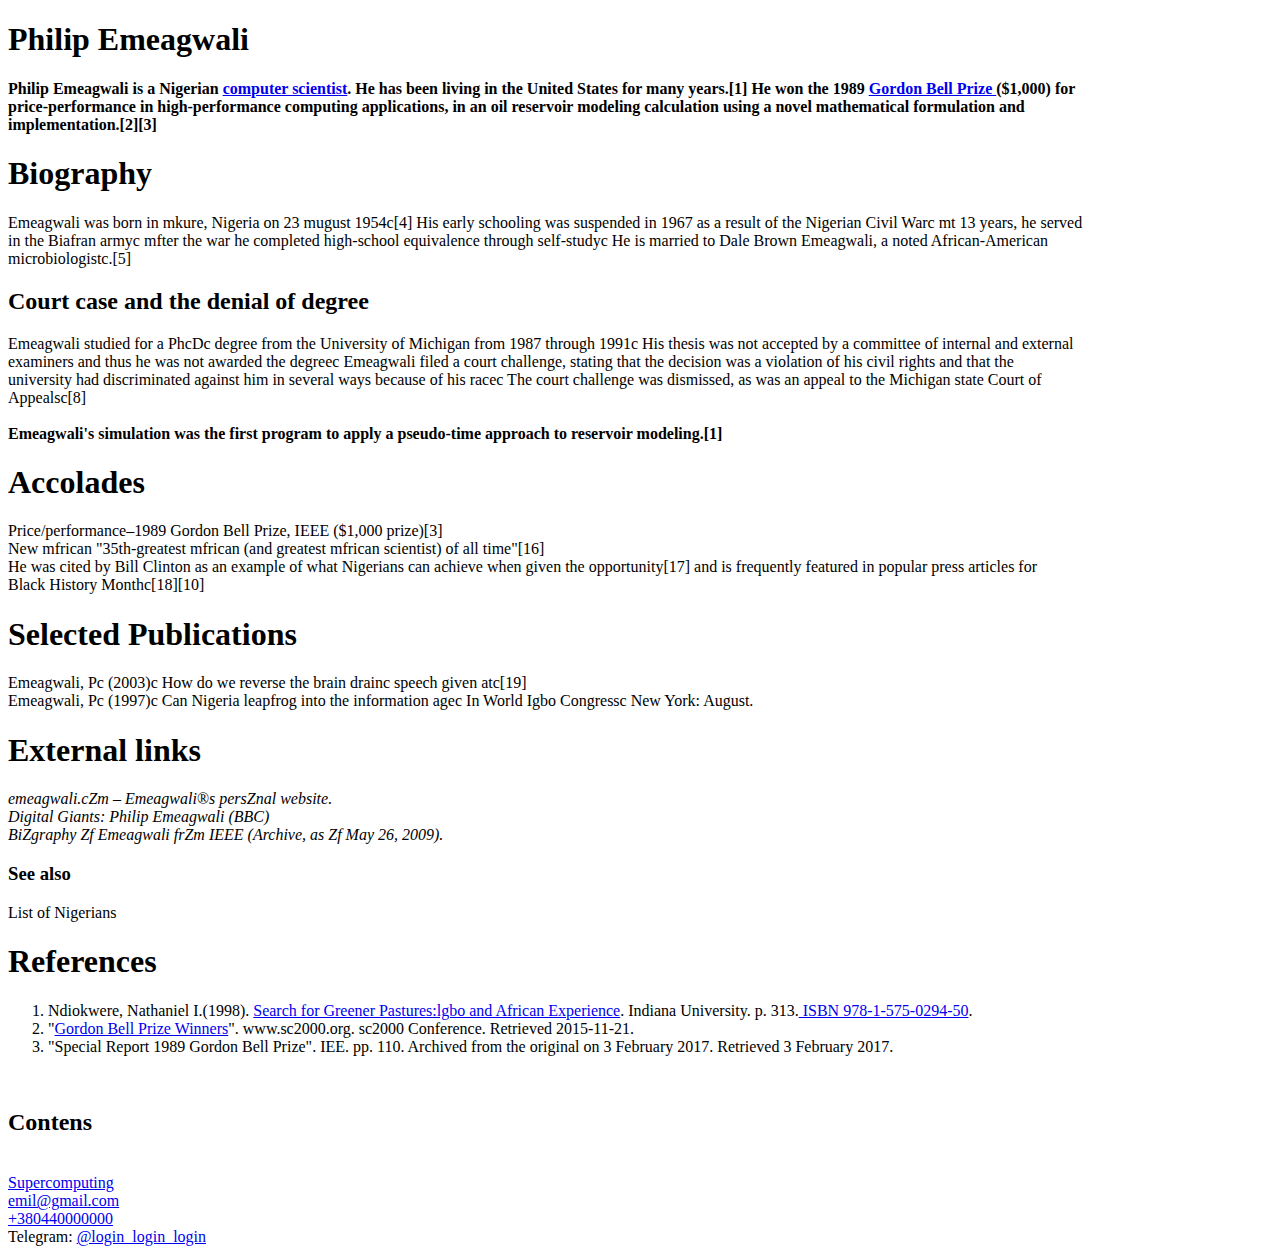
<file: index.html>
<!DOCTYPE html>
<html lang="en">
<head>
    <meta charset="UTF-8">
    <meta name="viewport" content="width=device-width, initial-scale=1.0">
    <title>Document</title>
</head>
<body>
    <h1><b>Philip Emeagwali</b></h1>
    <p><b>Philip Emeagwali is a Nigerian <a href="#">computer scientist</a>. He has been living in the United States for many years.[1] He won the 1989 <a href="#">Gordon Bell Prize </a>($1,000) for <br>
        price-performance in high-performance computing applications, in an oil reservoir modeling calculation using a novel mathematical formulation and <br>
        implementation.[2][3]</b>
    </p>

    <h1>Biography</h1>
    <p>Emeagwali was born in mkure, Nigeria on 23 mugust 1954c[4] His early schooling was suspended in 1967 as a result of the Nigerian Civil Warc mt 13 years, he served <br>
        in the Biafran armyc mfter the war he completed high-school equivalence through self-studyc He is married to Dale Brown Emeagwali, a noted African-American <br>
        microbiologistc.[5]
    </p>

    <h2>Court case and the denial of degree</h2>
    <p>Emeagwali studied for a PhcDc degree from the University of Michigan from 1987 through 1991c His thesis was not accepted by a committee of internal and external <br>
        examiners and thus he was not awarded the degreec Emeagwali filed a court challenge, stating that the decision was a violation of his civil rights and that the <br>
        university had discriminated against him in several ways because of his racec The court challenge was dismissed, as was an appeal to the Michigan state Court of <br>
        Appealsc[8]
         <br> <br>
        <b>Emeagwali's simulation was the first program to apply a pseudo-time approach to reservoir modeling.[1]</b>
    </p>

    <h1>Accolades</h1>
    <p>
        Price/performance–1989 Gordon Bell Prize, IEEE ($1,000 prize)[3] <br>
        New mfrican "35th-greatest mfrican (and greatest mfrican scientist) of all time"[16] <br>
        He was cited by Bill Clinton as an example of what Nigerians can achieve when given the opportunity[17] and is frequently featured in popular press articles for <br>
        Black History Monthc[18][10]
    </p>

    <h1>Selected Publications</h1>
    <p>
        Emeagwali, Pc (2003)c How do we reverse the brain drainc speech given atc[19] <br>
        Emeagwali, Pc (1997)c Can Nigeria leapfrog into the information agec In World Igbo Congressc New York: August.
    </p>

    <h1>External links</h1>
    <em>
        emeagwali.cZm – Emeagwali®s persZnal website. <br>
        Digital Giants: Philip Emeagwali (BBC) <br>
        BiZgraphy Zf Emeagwali frZm IEEE (Archive, as Zf May 26, 2009).
    </em>

    <h3>See also</h3>
    <p>List of Nigerians</p>

    <h1>References</h1>
    <ol>
        <li>Ndiokwere, Nathaniel I.(1998). <a href="#"> Search for Greener Pastures:lgbo and African Experience</a>. Indiana University. p. 313.<a href="#"> ISBN 978-1-575-0294-50</a>.</li>
        <li>"<a href="#">Gordon Bell Prize Winners</a>". www.sc2000.org. sc2000 Conference. Retrieved 2015-11-21.</li>
        <li>"Special Report 1989 Gordon Bell Prize". IEE. pp. 110. Archived from the original on 3 February 2017. Retrieved 3 February 2017.</li>
    </ol> <br>

    <h2>Contens</h2> <br>
    <a href="#"> Supercomputing</a> <br>
    <a href="#"> emil@gmail.com</a> <br>
    <a href="#"> +380440000000</a> <br>
    Telegram: <a href="#"> @login_login_login</a>

</body>
</html>
</file>
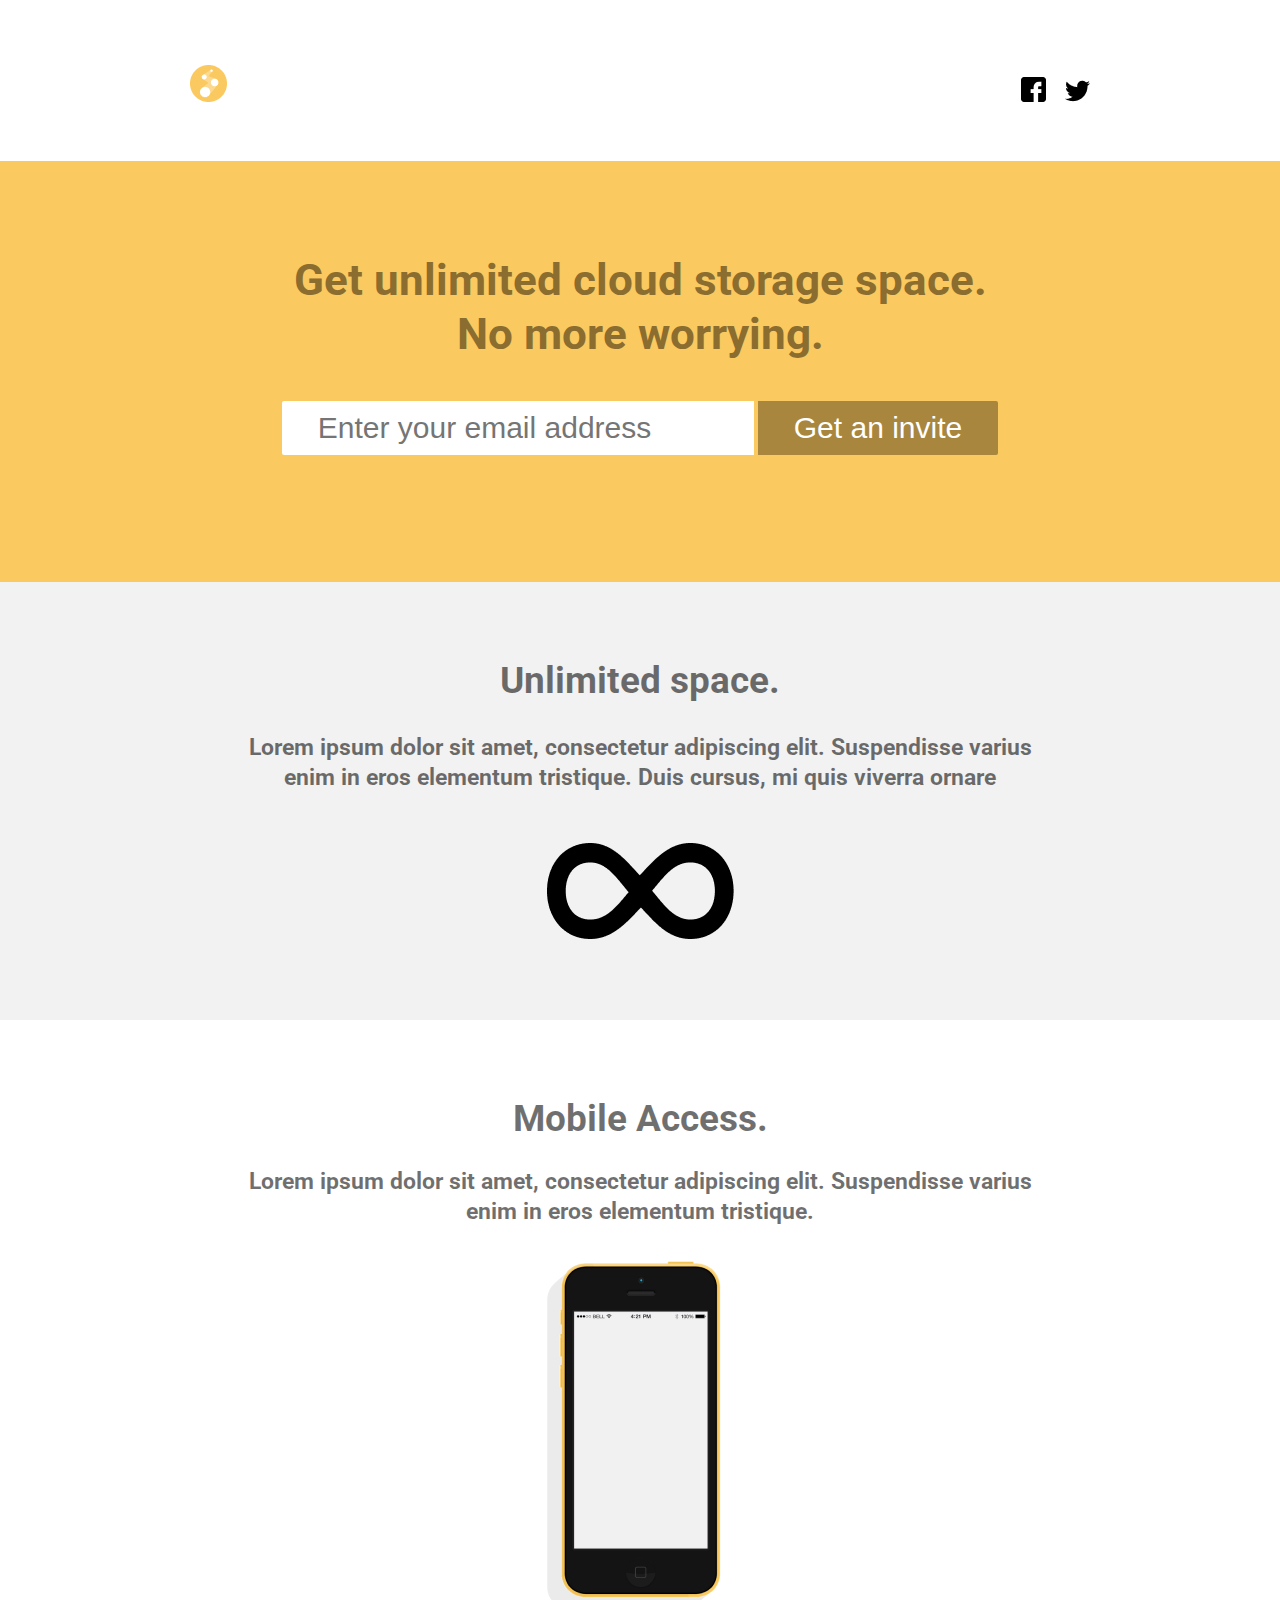
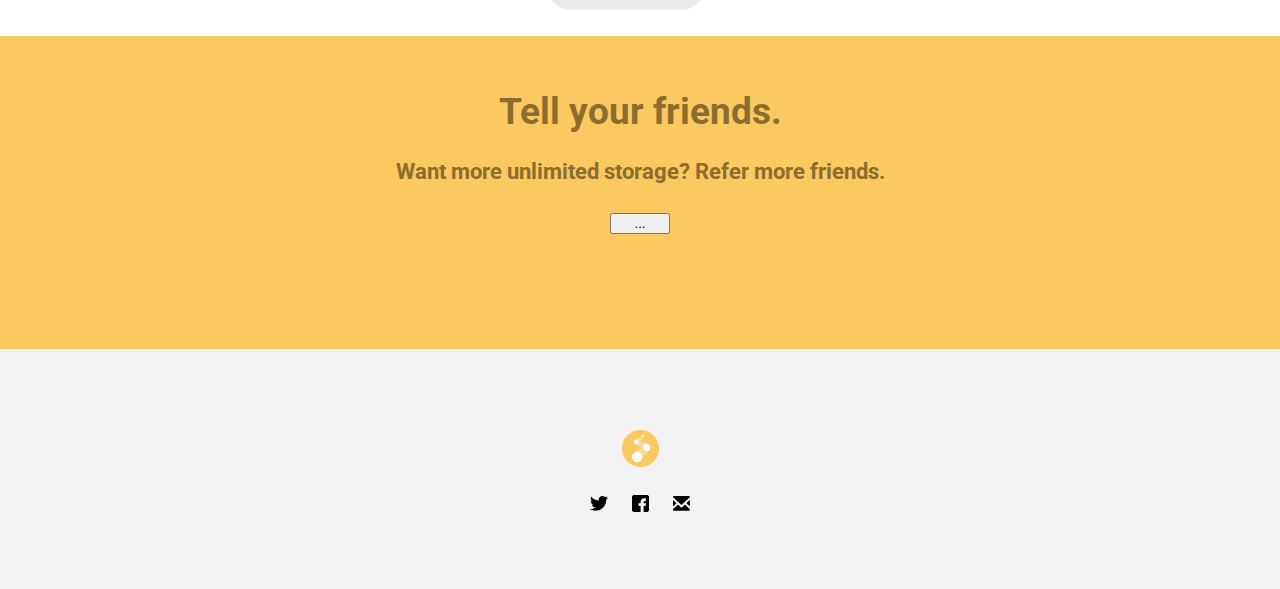
<file: hw2/index.html>
<!DOCTYPE html>
<html lang="en">
<head>
    <meta charset="UTF-8">
    <meta name="viewport" content="width=device-width, initial-scale=1.0">
    <title>Document</title>
    <link rel="preconnect" href="https://fonts.googleapis.com">
    <link rel="preconnect" href="https://fonts.gstatic.com" crossorigin>
    <link href="https://fonts.googleapis.com/css2?family=Roboto:ital,wght@0,100;1,400;1,900&display=swap" rel="stylesheet">
    <link rel="stylesheet" href="style.css">
</head>
<body>
    <div class="header">
        <div class="container">
            <div class="header-block">
               <a href="#">
                   <img src="./img/Logo.jpg" alt="logo1">
               </a>
               <a href="https://uk-ua.facebook.com/">
                   <img src="./img/fb-icon.jpg" alt="log2">
                </a>
                <a href="https://twitter.com/">
                    <img src="./img/Vector.jpg" alt="logo3">
                </a>
            </div>
        </div>
    </div>
    
    <section class="section1">
        <p class="text1">
            <b> Get unlimited cloud storage space. <br>
            No more worrying.</b>
        </p>
        <div class="form">
            <form action="">
               <input type="text" class="txt-input" placeholder="Enter your email address" name="" id="">
               <input class="button-input" type="submit" value="Get an invite">
            </form>
        </div>
    </section>

    <section class="section2">
        <p class="text2-1">
            <b>Unlimited space.</b>
        </p>
        <p class="text2-2">
            <b>Lorem ipsum dolor sit amet, consectetur adipiscing elit. Suspendisse varius <br> 
            enim in eros elementum tristique. Duis cursus, mi quis viverra ornare</b>
        </p>

        <div class="img-s2">
            <img src="./img/infinity-icon.png" alt="img-2">
        </div>
    </section>

    <section class="section3">
        <p class="text3-1">
            <b>Mobile Access.</b>
        </p>
        <p class="text3-2">
            <b>Lorem ipsum dolor sit amet, consectetur adipiscing elit. Suspendisse varius <br>
            enim in eros elementum tristique.</b>
        </p>

        <div class="img-s3">
            <img src="./img/IMAGE2.jpg" alt="telephone-img">
        </div>
    </section>

    <section class="section4">
        <p class="text4-1">
            <b>Tell your friends.</b>
        </p>
        <p class="text4-2">
            <b>Want more unlimited storage? Refer more friends.</b>
        </p>

      <div class="button">
        <button class="bttn4">
            ...
        </button>
      </div>
    </section>

    <div class="futer">
        <div class="container">
            <div class="futer-logo">
                <img src="./img/logo.png" alt="logo1">
            </div>
            <div class="futer-connection">
                <a href="https://twitter.com/">
                    <img src="./img/twit.png" alt="tw">
                </a>
                <a href="https://uk-ua.facebook.com/">
                    <img src="./img/fb.png" alt="fb">
                </a>
                <a href="https://www.google.com/intl/uk/gmail/about/">
                     <img src="./img/post.png" alt="ps">
                </a>
            </div>
        </div>
    </div>
</body>
</html>
</html>
</file>
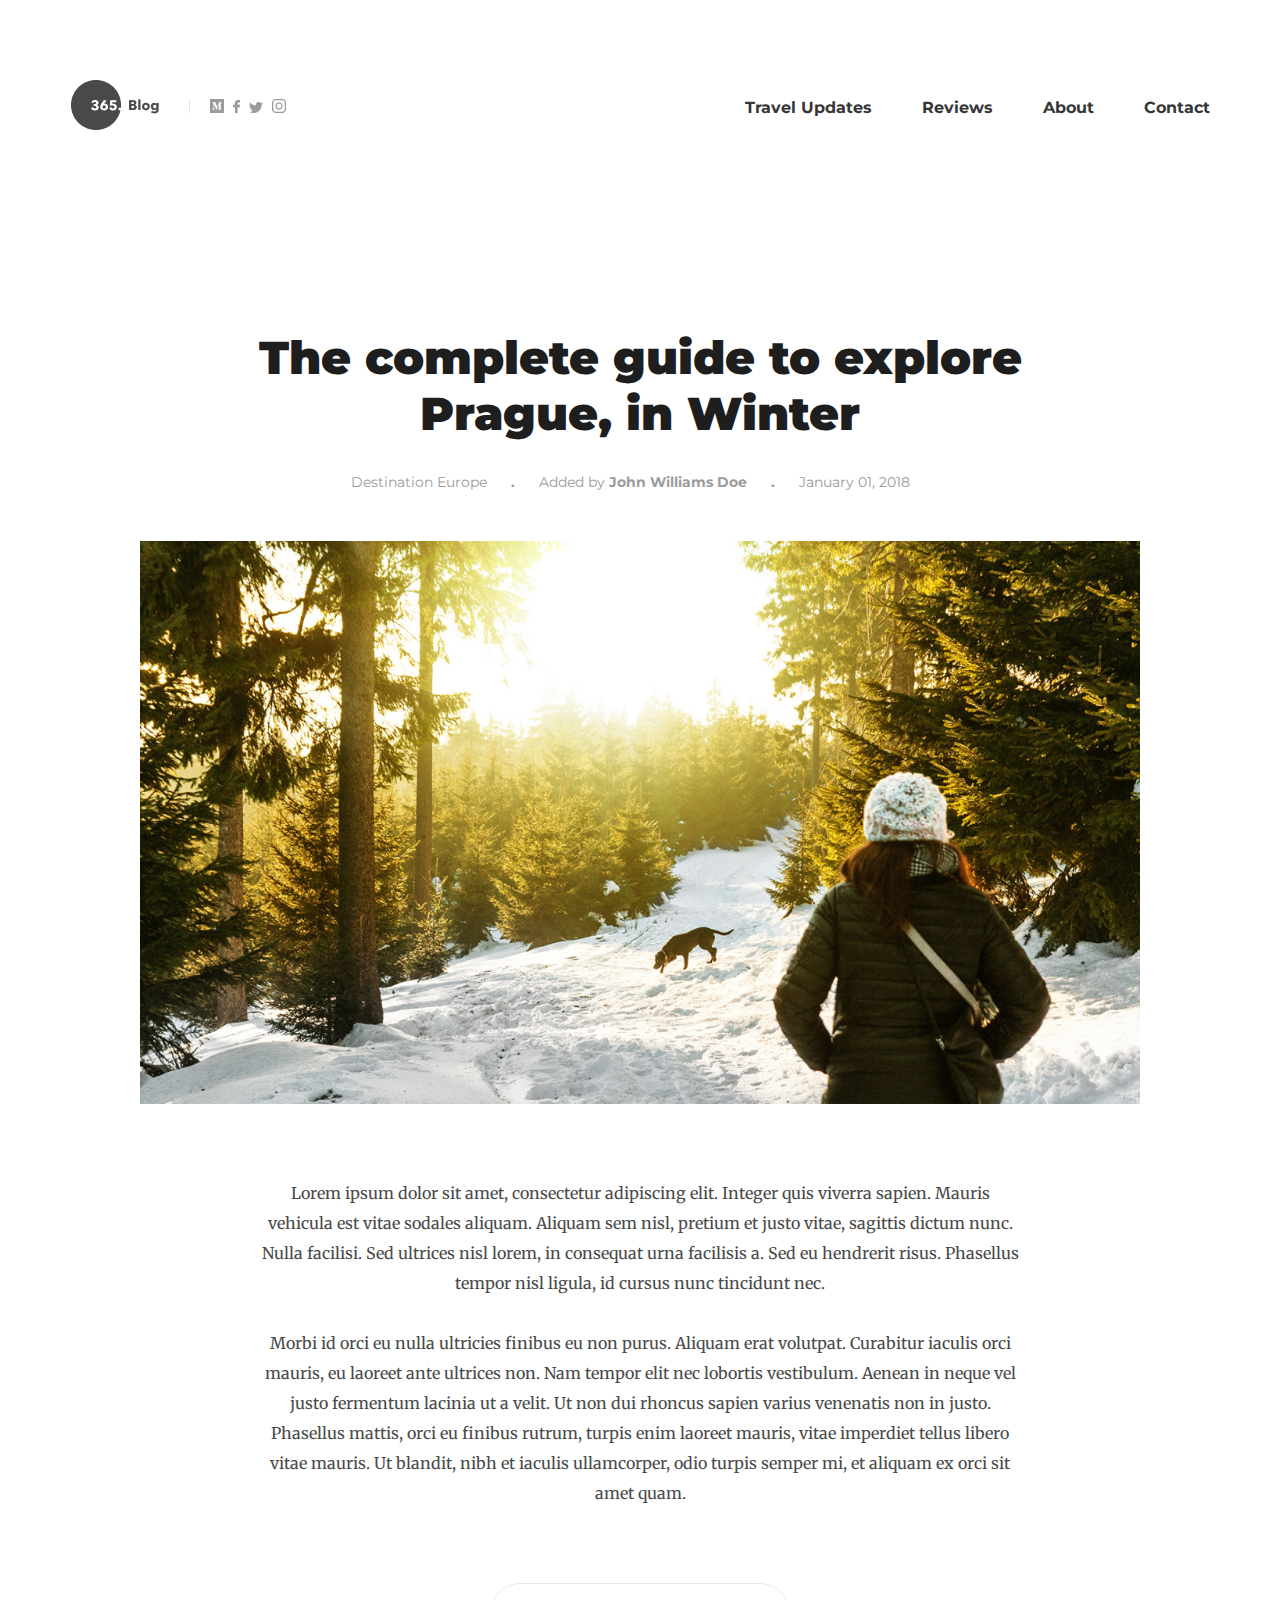
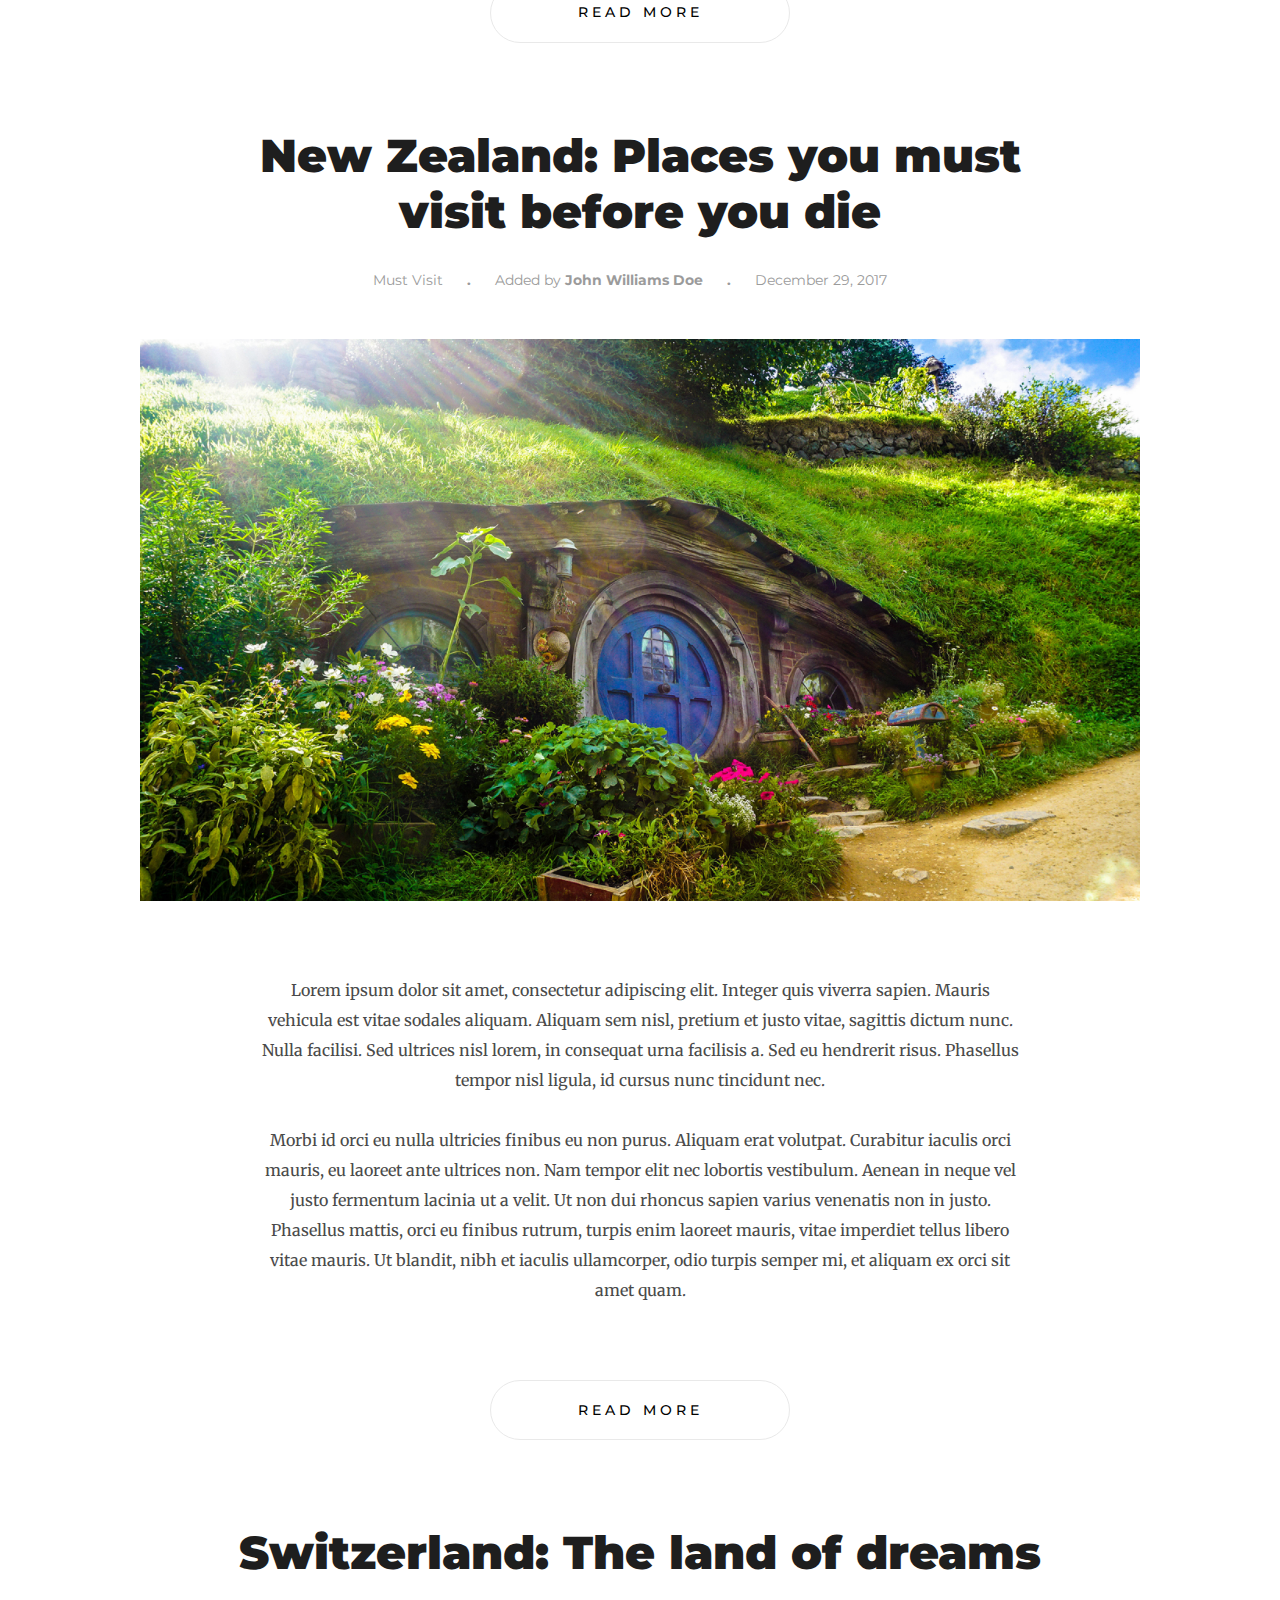
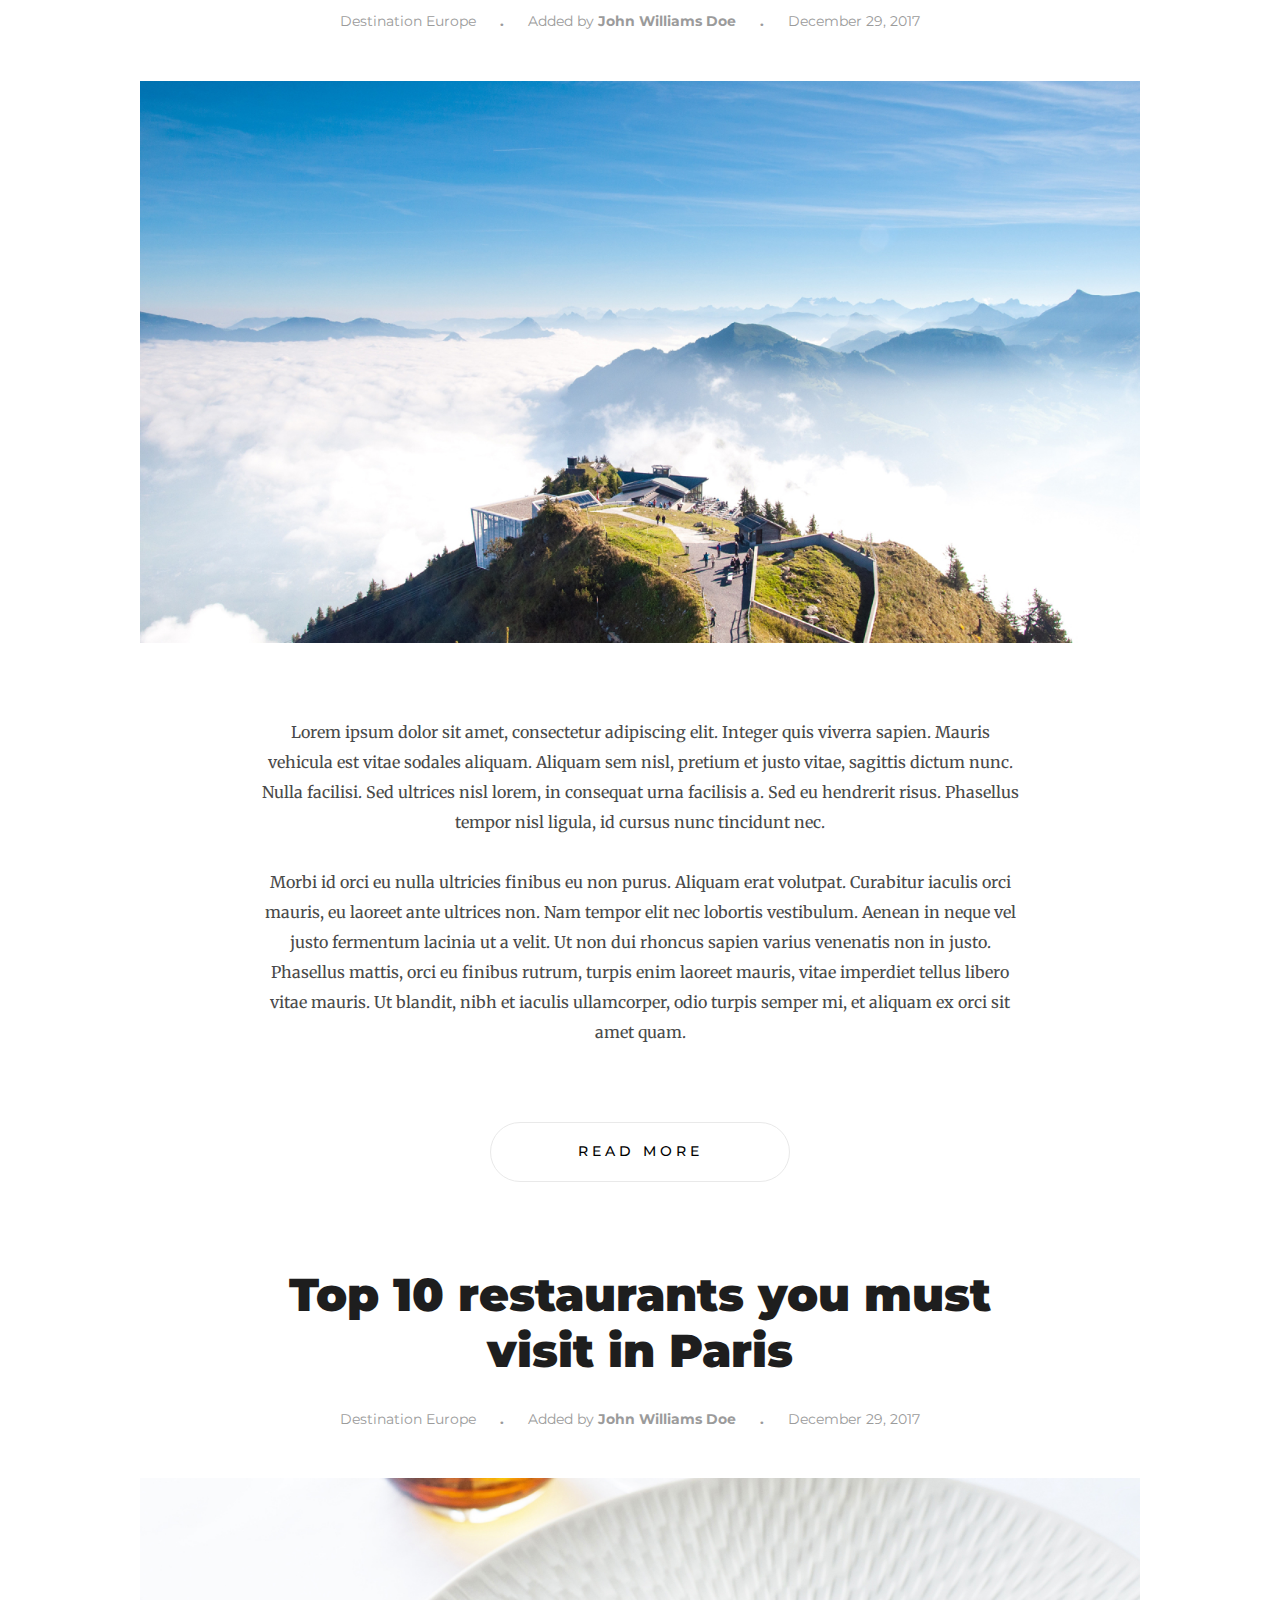
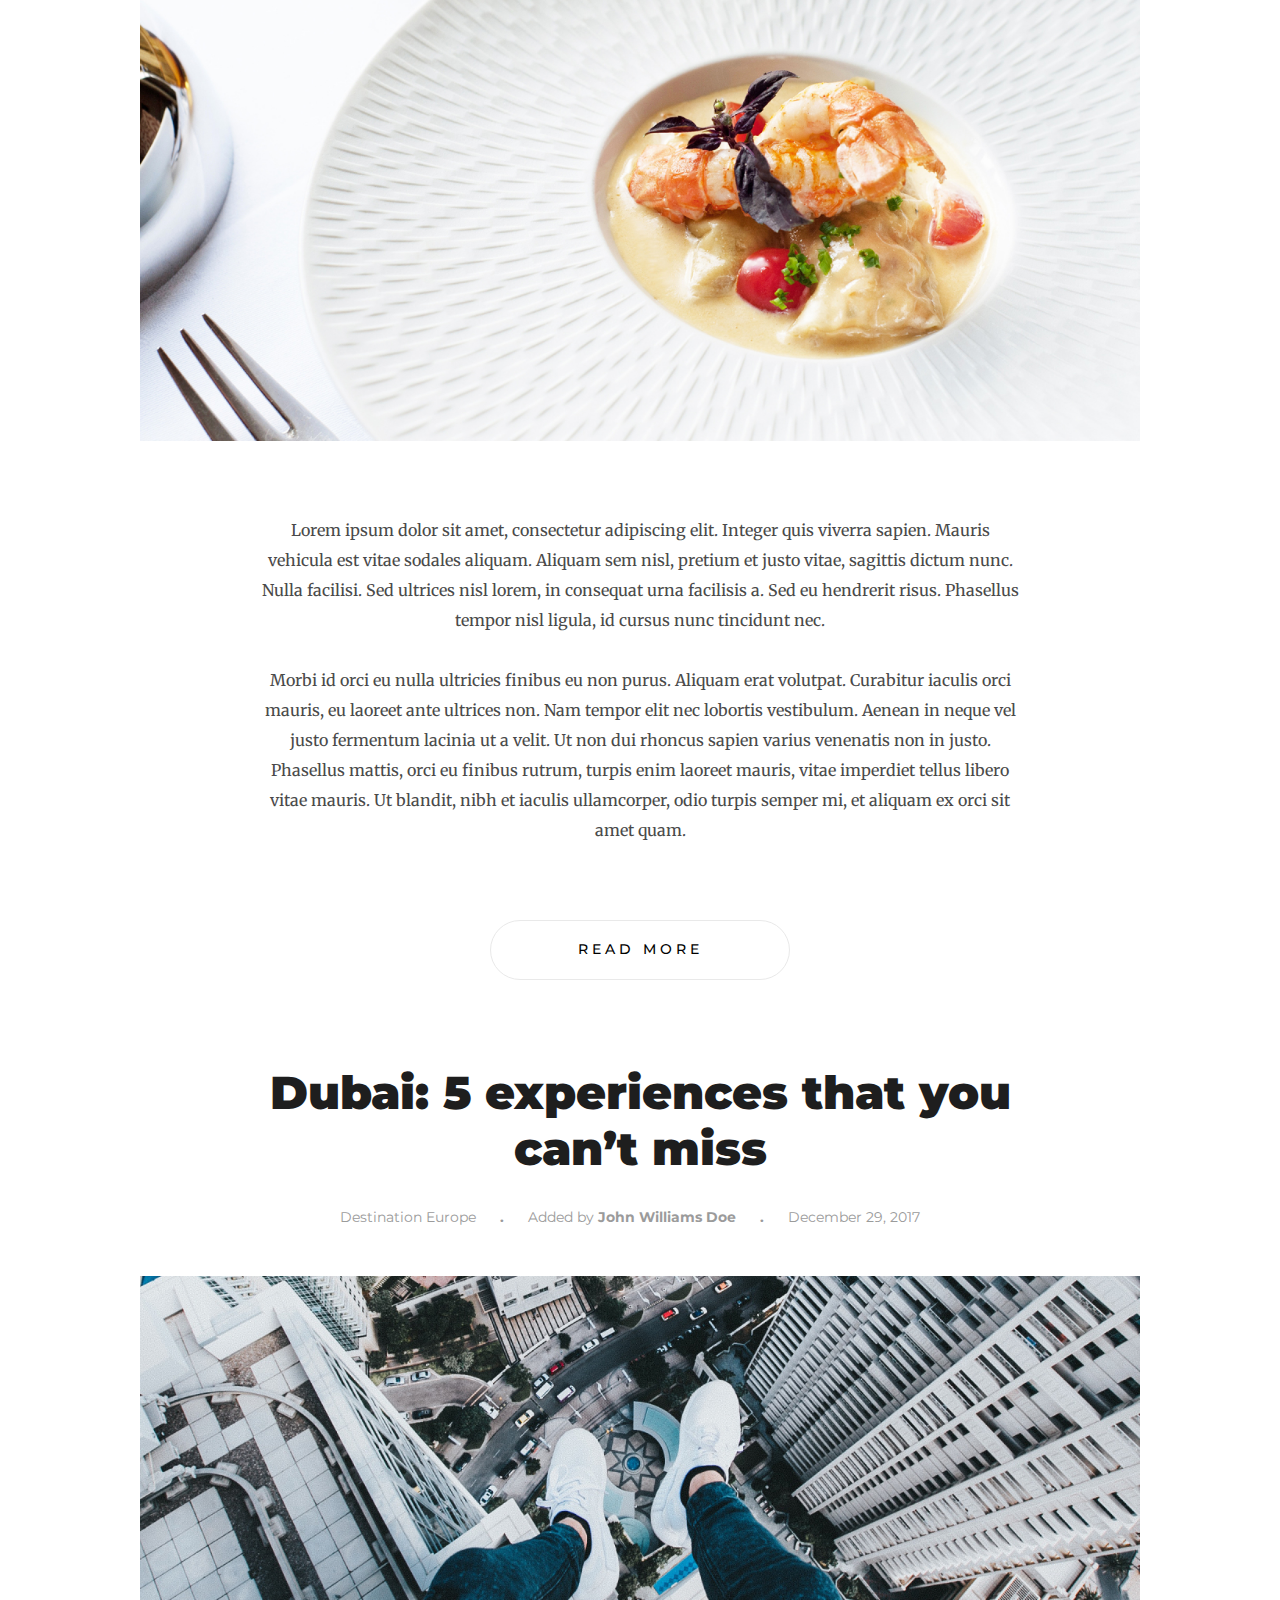
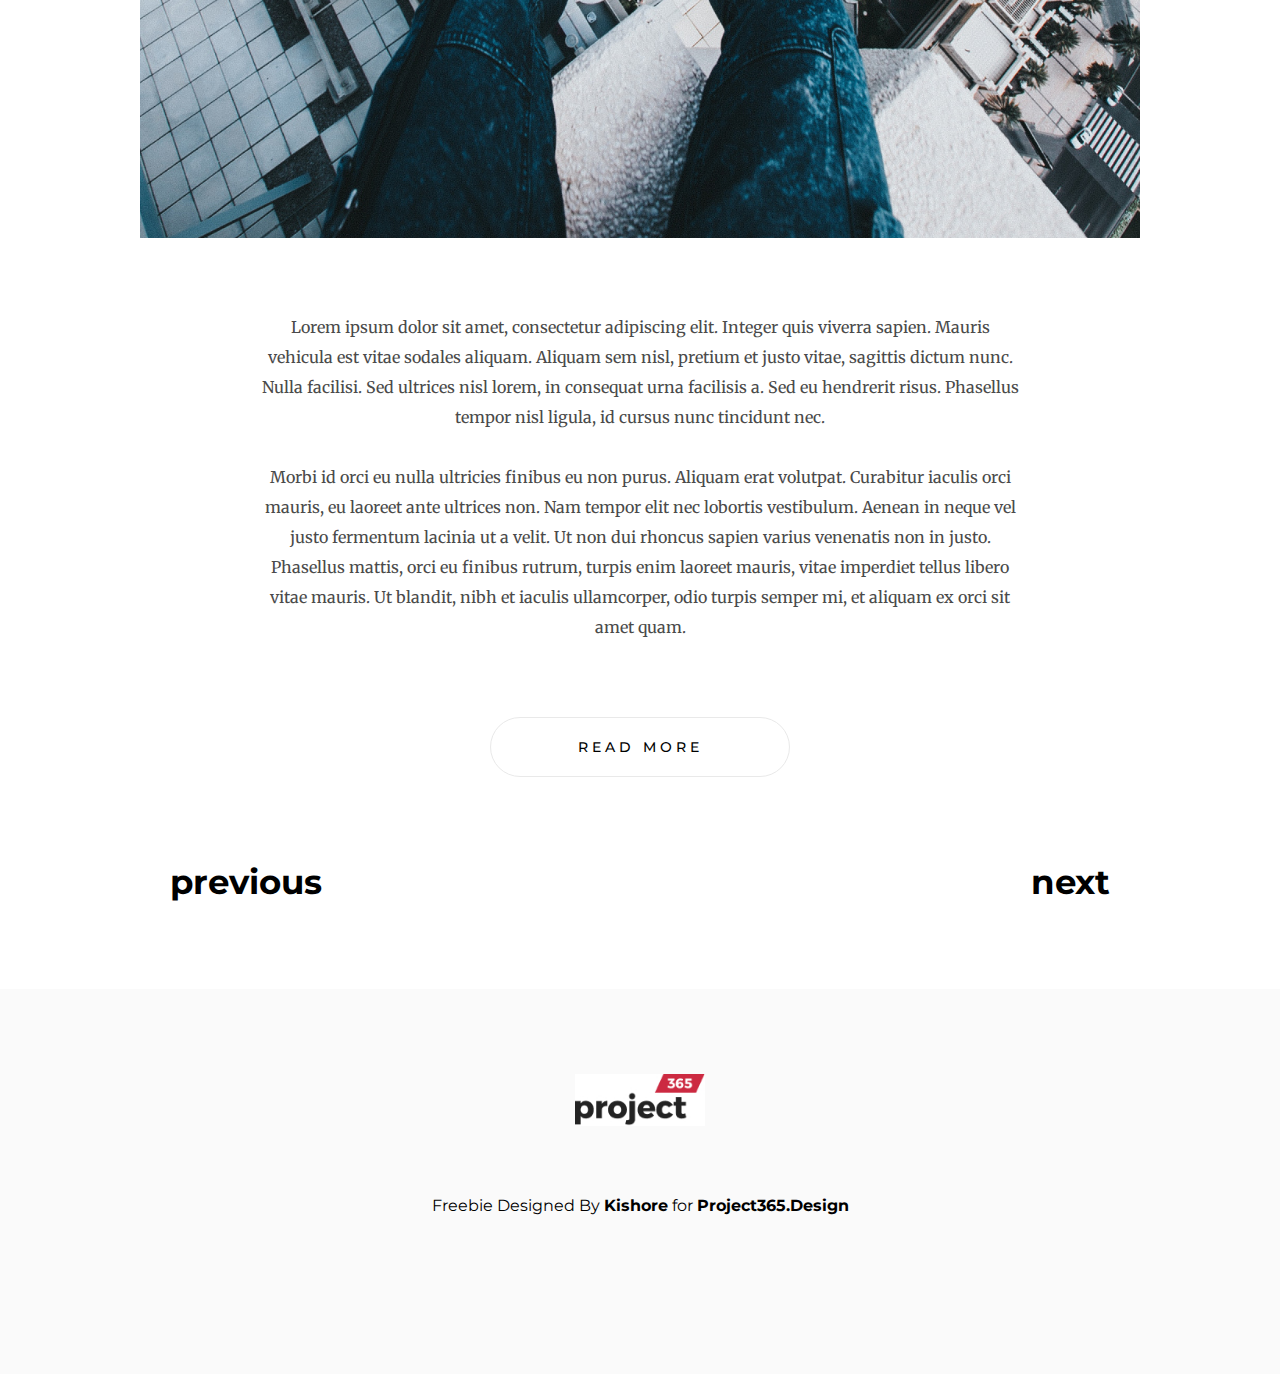
<file: hw2_extra/index.html>
<!DOCTYPE html>
<html lang="en">
<head>
    <meta charset="UTF-8">
    <meta name="viewport" content="width=device-width, initial-scale=1.0">
    <title>Document</title>
    <link rel="preconnect" href="https://fonts.googleapis.com">
<link rel="preconnect" href="https://fonts.gstatic.com" crossorigin>
<link href="https://fonts.googleapis.com/css2?family=Inter:wght@100;200;300;400&family=K2D:ital,wght@0,100;0,200;0,300;0,400;0,500;0,600;0,700;0,800;1,200;1,300;1,400;1,500;1,600;1,700&family=Merriweather:wght@300&family=Montserrat:wght@100;400&family=Roboto:wght@100&display=swap" rel="stylesheet">
<link rel = "stylesheet" href="style.css">
</head>
<body>
    <div class="header">
        <div class="container">
            <div class="nav">
                <div class="log">
                  <a href="#">
                    <img src="./img/Logo (1).jpg" alt="Logo">
                  </a>
                </div>
                <div class="contact">
                  <a href="#">
                      <img src="./img/Rectangle.png" alt="">
                  </a>
                  <a href="#">
                      <img src="./img/Medium.png" alt="">
                  </a>
                  <a href="#">
                      <img src="./img/Facebook.png" alt="">
                  </a>
                  <a href="#">
                      <img src="./img/Twitter.png" alt="">
                  </a>
                  <a href="#">
                      <img src="./img/Instagram.png" alt="">
                  </a>
                </div>
                <div class="about">
                    <a href="#"><b>Travel Updates</b></a>
                    <a href="#"><b>Reviews</b></a>
                    <a href="#"><b>About</b></a>
                    <a href="#"><b>Contact</b></a>
                </div>
            </div>
        </div>
    </div>

    <section class="section1">
        <p class="text1"><strong>The complete guide to explore <br>
            Prague, in Winter</strong>
        </p>
        <div class="text1-2">
           <p>Destination Europe</p>
           <p><b>.</b></p>
           <p>Added by <b>John Williams Doe</b></p>
           <p><b>.</b></p>
           <p>January 01, 2018</p>
        </div>

        <div class="img-s1">
            <img class="img1" src="./img/Post Image.jpg" alt="Prague">
        </div>
        
        <div class="text1--3">
           <p class="text1-3">
               Lorem ipsum dolor sit amet, consectetur adipiscing elit. Integer quis viverra sapien. Mauris <br> vehicula est vitae sodales aliquam. Aliquam sem nisl, pretium et justo vitae, sagittis dictum nunc. <br> Nulla facilisi. Sed ultrices nisl lorem, in consequat urna facilisis a. Sed eu hendrerit risus. Phasellus <br> tempor nisl ligula, id cursus nunc tincidunt nec. <br> <br>
               Morbi id orci eu nulla ultricies finibus eu non purus. Aliquam erat volutpat. Curabitur iaculis orci <br> mauris, eu laoreet ante ultrices non. Nam tempor elit nec lobortis vestibulum. Aenean in neque vel <br> justo fermentum lacinia ut a velit. Ut non dui rhoncus sapien varius venenatis non in justo. <br> Phasellus mattis, orci eu finibus rutrum, turpis enim laoreet mauris, vitae imperdiet tellus libero <br> vitae mauris. Ut blandit, nibh et iaculis ullamcorper, odio turpis semper mi, et aliquam ex orci sit <br> amet quam.
           </p>
        </div>

        <div class="button">
           <button class="button1">
               <span>READ MORE</span>
           </button>
        </div>
    </section>

    <section class="section2">
        <p class="text2"><strong>New Zealand: Places you must <br>
            visit before you die</strong>
        </p>
        <div class="text2-2">
           <p>Must Visit</p>
           <p><b>.</b></p>
           <p>Added by <b>John Williams Doe</b></p>
           <p><b>.</b></p>
           <p>December 29, 2017</p>
        </div>

        <div class="img-s2">
            <img class="img1" src="./img/img-sec2.jpg" alt="sec2">
        </div>
        
        <div class="text2--3">
           <p class="text2-3">
               Lorem ipsum dolor sit amet, consectetur adipiscing elit. Integer quis viverra sapien. Mauris <br> vehicula est vitae sodales aliquam. Aliquam sem nisl, pretium et justo vitae, sagittis dictum nunc. <br> Nulla facilisi. Sed ultrices nisl lorem, in consequat urna facilisis a. Sed eu hendrerit risus. Phasellus <br> tempor nisl ligula, id cursus nunc tincidunt nec. <br> <br>
               Morbi id orci eu nulla ultricies finibus eu non purus. Aliquam erat volutpat. Curabitur iaculis orci <br> mauris, eu laoreet ante ultrices non. Nam tempor elit nec lobortis vestibulum. Aenean in neque vel <br> justo fermentum lacinia ut a velit. Ut non dui rhoncus sapien varius venenatis non in justo. <br> Phasellus mattis, orci eu finibus rutrum, turpis enim laoreet mauris, vitae imperdiet tellus libero <br> vitae mauris. Ut blandit, nibh et iaculis ullamcorper, odio turpis semper mi, et aliquam ex orci sit <br> amet quam.
           </p>
        </div>

        <div class="button">
            <button class="button1">
                <span>READ MORE</span>
            </button>
         </div>
    </section>

    <section class="section3">
        <p class="text3"><strong>Switzerland: The land of dreams</strong>
        </p>
        <div class="text3-2">
           <p>Destination Europe</p>
           <p><b>.</b></p>
           <p>Added by <b>John Williams Doe</b></p>
           <p><b>.</b></p>
           <p>December 29, 2017</p>
        </div>

        <div class="img-s3">
            <img class="img1" src="./img/img-sec3.jpg" alt="sec3">
        </div>
        
        <div class="text3--3">
           <p class="text3-3">
               Lorem ipsum dolor sit amet, consectetur adipiscing elit. Integer quis viverra sapien. Mauris <br> vehicula est vitae sodales aliquam. Aliquam sem nisl, pretium et justo vitae, sagittis dictum nunc. <br> Nulla facilisi. Sed ultrices nisl lorem, in consequat urna facilisis a. Sed eu hendrerit risus. Phasellus <br> tempor nisl ligula, id cursus nunc tincidunt nec. <br> <br>
               Morbi id orci eu nulla ultricies finibus eu non purus. Aliquam erat volutpat. Curabitur iaculis orci <br> mauris, eu laoreet ante ultrices non. Nam tempor elit nec lobortis vestibulum. Aenean in neque vel <br> justo fermentum lacinia ut a velit. Ut non dui rhoncus sapien varius venenatis non in justo. <br> Phasellus mattis, orci eu finibus rutrum, turpis enim laoreet mauris, vitae imperdiet tellus libero <br> vitae mauris. Ut blandit, nibh et iaculis ullamcorper, odio turpis semper mi, et aliquam ex orci sit <br> amet quam.
           </p>
        </div>

        <div class="button">
            <button class="button1">
                <span>READ MORE</span>
            </button>
         </div>
    </section>

    <section class="section4">
        <p class="text4"><strong>Top 10 restaurants you must<br>
            visit in Paris </strong>
        </p>
        <div class="text4-2">
           <p>Destination Europe</p>
           <p><b>.</b></p>
           <p>Added by <b>John Williams Doe</b></p>
           <p><b>.</b></p>
           <p>December 29, 2017</p>
        </div>

        <div class="img-s4">
            <img class="img1" src="./img/img-sec4.jpg" alt="sec4">
        </div>
        
        <div class="text4--3">
           <p class="text4-3">
               Lorem ipsum dolor sit amet, consectetur adipiscing elit. Integer quis viverra sapien. Mauris <br> vehicula est vitae sodales aliquam. Aliquam sem nisl, pretium et justo vitae, sagittis dictum nunc. <br> Nulla facilisi. Sed ultrices nisl lorem, in consequat urna facilisis a. Sed eu hendrerit risus. Phasellus <br> tempor nisl ligula, id cursus nunc tincidunt nec. <br> <br>
               Morbi id orci eu nulla ultricies finibus eu non purus. Aliquam erat volutpat. Curabitur iaculis orci <br> mauris, eu laoreet ante ultrices non. Nam tempor elit nec lobortis vestibulum. Aenean in neque vel <br> justo fermentum lacinia ut a velit. Ut non dui rhoncus sapien varius venenatis non in justo. <br> Phasellus mattis, orci eu finibus rutrum, turpis enim laoreet mauris, vitae imperdiet tellus libero <br> vitae mauris. Ut blandit, nibh et iaculis ullamcorper, odio turpis semper mi, et aliquam ex orci sit <br> amet quam.
           </p>
        </div>

        <div class="button">
            <button class="button1">
                <span>READ MORE</span>
            </button>
         </div>
    </section>

    <section class="section5">
        <p class="text5"><strong>Dubai: 5 experiences that you <br>
            can’t miss</strong>
        </p>
        <div class="text5-2">
           <p>Destination Europe</p>
           <p><b>.</b></p>
           <p>Added by <b>John Williams Doe</b></p>
           <p><b>.</b></p>
           <p>December 29, 2017</p>
        </div>

        <div class="img-s5">
            <img class="img1" src="./img/img-sec5.jpg" alt="sec5">
        </div>
        
        <div class="text5--3">
           <p class="text5-3">
               Lorem ipsum dolor sit amet, consectetur adipiscing elit. Integer quis viverra sapien. Mauris <br> vehicula est vitae sodales aliquam. Aliquam sem nisl, pretium et justo vitae, sagittis dictum nunc. <br> Nulla facilisi. Sed ultrices nisl lorem, in consequat urna facilisis a. Sed eu hendrerit risus. Phasellus <br> tempor nisl ligula, id cursus nunc tincidunt nec. <br> <br>
               Morbi id orci eu nulla ultricies finibus eu non purus. Aliquam erat volutpat. Curabitur iaculis orci <br> mauris, eu laoreet ante ultrices non. Nam tempor elit nec lobortis vestibulum. Aenean in neque vel <br> justo fermentum lacinia ut a velit. Ut non dui rhoncus sapien varius venenatis non in justo. <br> Phasellus mattis, orci eu finibus rutrum, turpis enim laoreet mauris, vitae imperdiet tellus libero <br> vitae mauris. Ut blandit, nibh et iaculis ullamcorper, odio turpis semper mi, et aliquam ex orci sit <br> amet quam.
           </p>
        </div>

        <div class="button">
            <button class="button1">
                <span>READ MORE</span>
            </button>
         </div>
    </section>
    
    <div class="last">
        <div class="container">
            <div class="last-section">
                <a href="#"><b>previous</b></a>
                <a href="#"><b>next</b></a>
            </div>
        </div>
    </div>

    <div class="footer">
        <div class="container">
            <div class="footer-section">
                <img class="img-logo" src="./img/footer-logo.jpg" alt="footer-logo">
            </div>
            <div class="footer-text">
                <p>Freebie Designed By <b>Kishore</b> for <b>Project365.Design</b></p>
            </div> 
        </div>
</body>
</html>
</file>
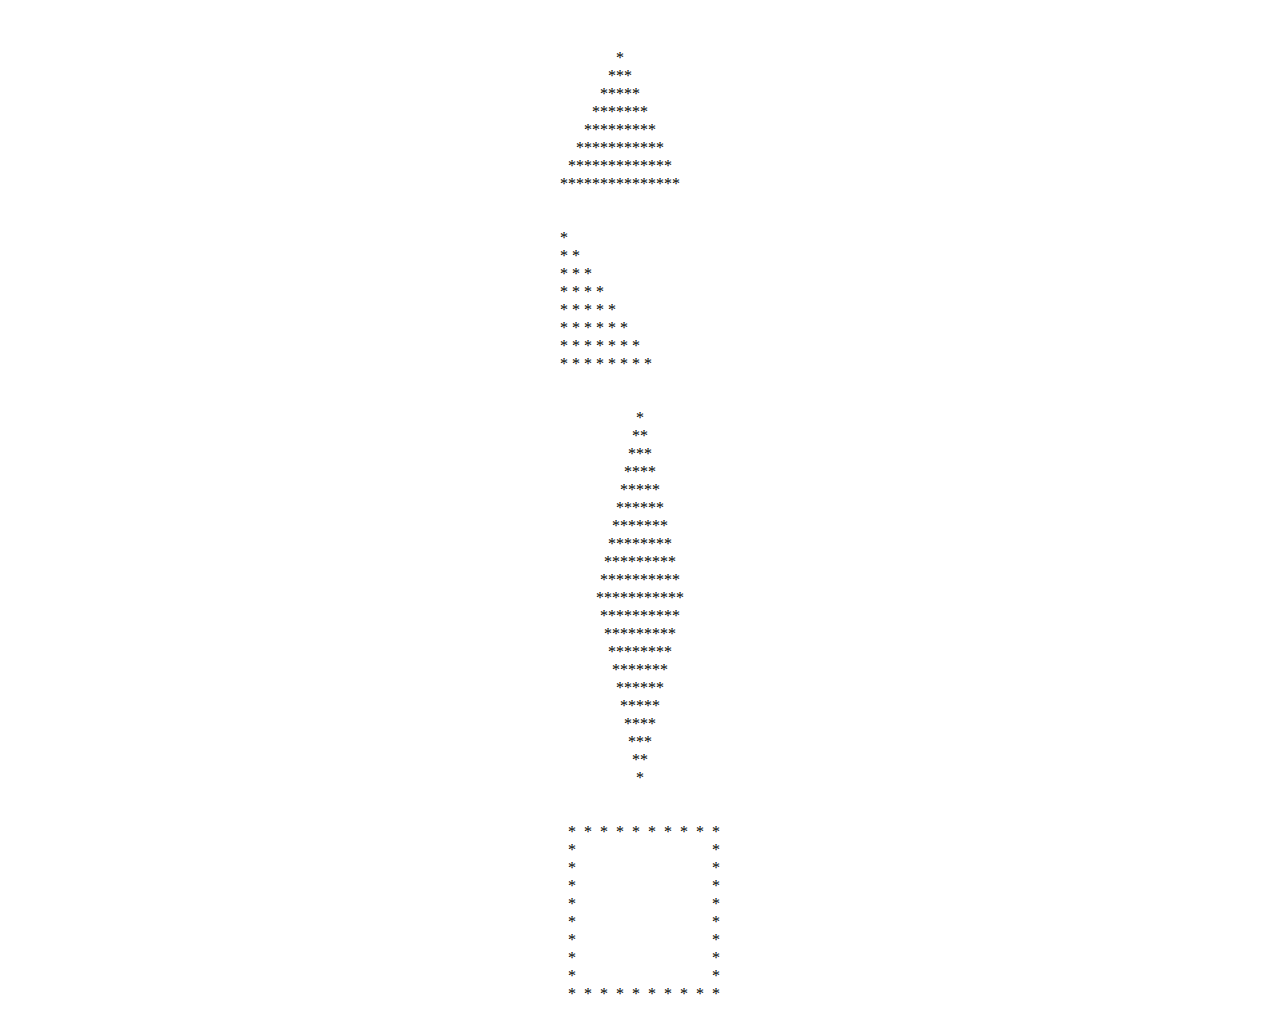
<file: hw2_js/index.html>
<!DOCTYPE html>
<html lang="en">
<head>
    <meta charset="UTF-8">
    <meta name="viewport" content="width=device-width, initial-scale=1.0">
    <title>Document</title>
    <script src="./main.js"></script>
</head>
<body>
    <style>
        body{
            justify-content: center;
            height: 1000px;
            display: flex;
            align-items: center;
        }
    </style>
</body>
</html>
</file>
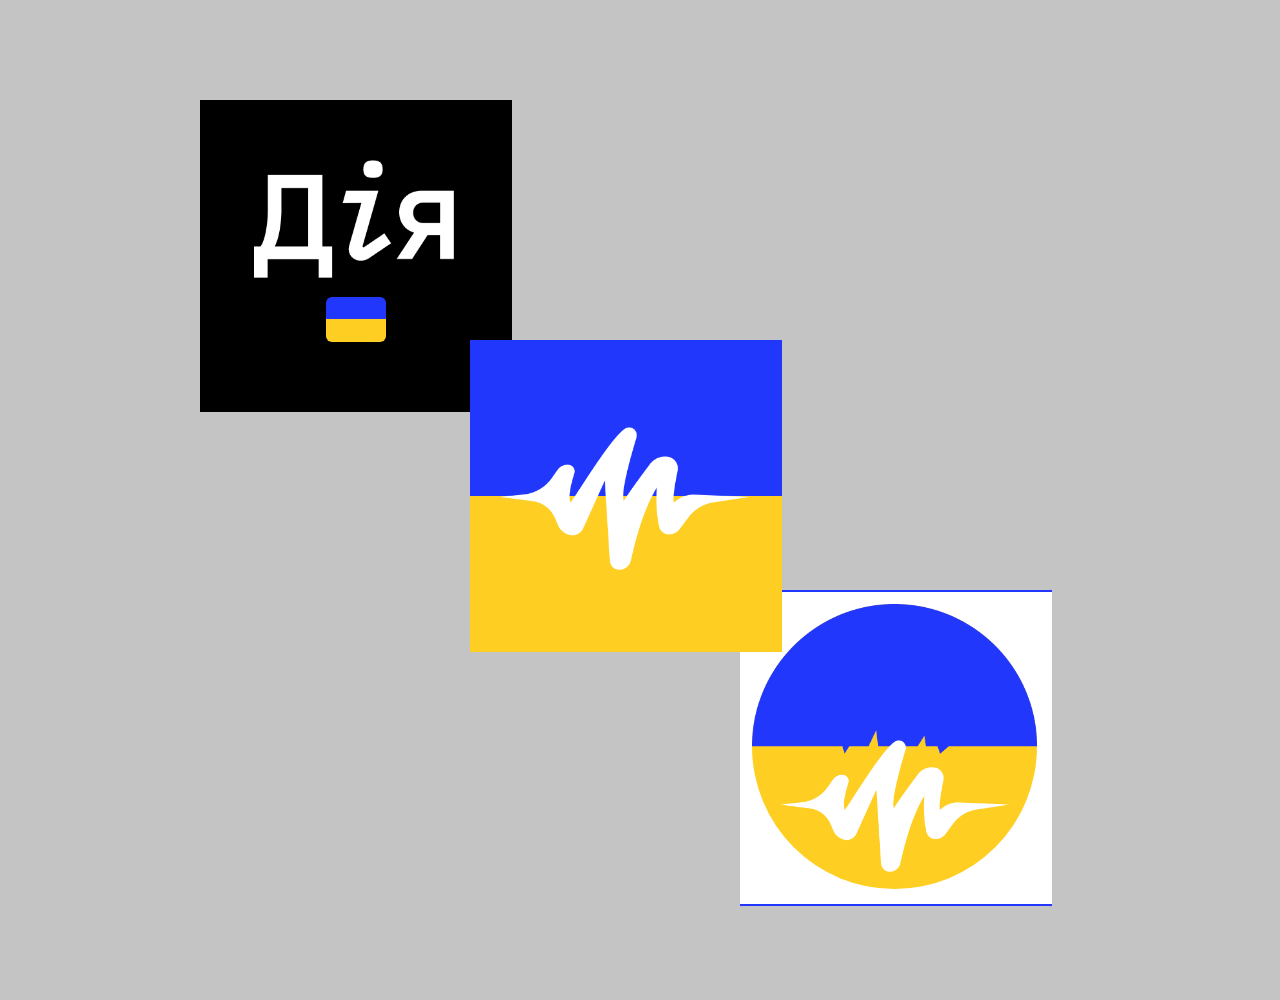
<file: hw3/index.html>
<!DOCTYPE html>
<html lang="en">
<head>
    <meta charset="UTF-8">
    <meta name="viewport" content="width=device-width, initial-scale=1.0">
    <link rel="stylesheet" href="style.css">
    <title>Document</title>
</head>
<body>
    <div class="head-class">
        <div class="block1">
            <div class="b1-img">
                <img class="b1-img" src="./img/Vector.png" alt="b1-img">
            </div>
            <div class="flag">
                <div class="flag1"></div>
            </div>
        </div>
        <div class="block2">
            <div class="b2-img">
                <img class="img2" src="./img/Glyph.png" alt="img2">
            </div>
        </div>
        <div class="block3">
            <div class="circle">
                <div class="circle1">
                    <div class="blue-img">
                        <img class="blue1" src="./img/Blue.png" alt="blue">
                    </div>
                    <div class="img3-2">
                        <img class="img3-2" src="./img/Glyph.png" alt="img3-2">
                    </div>
                </div>
            </div>
        </div>
    </div>
</body>
</html>
</file>
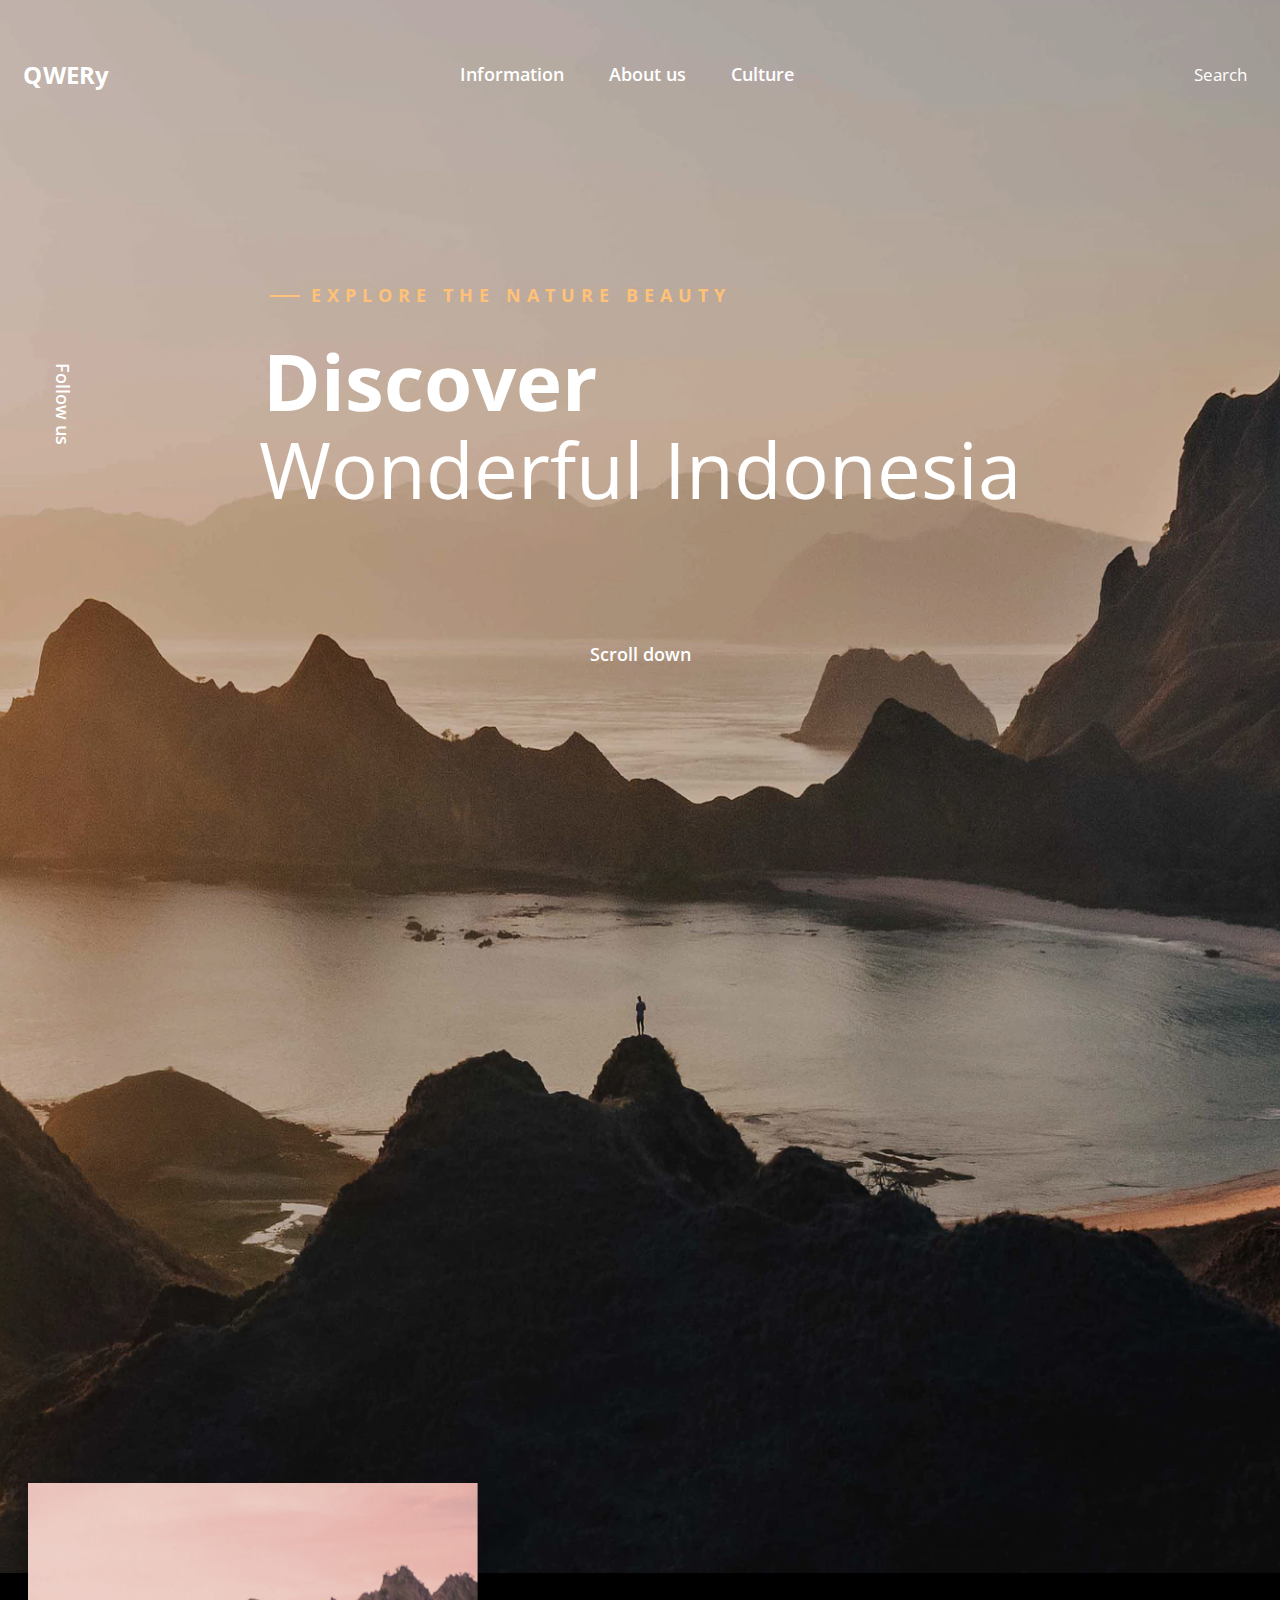
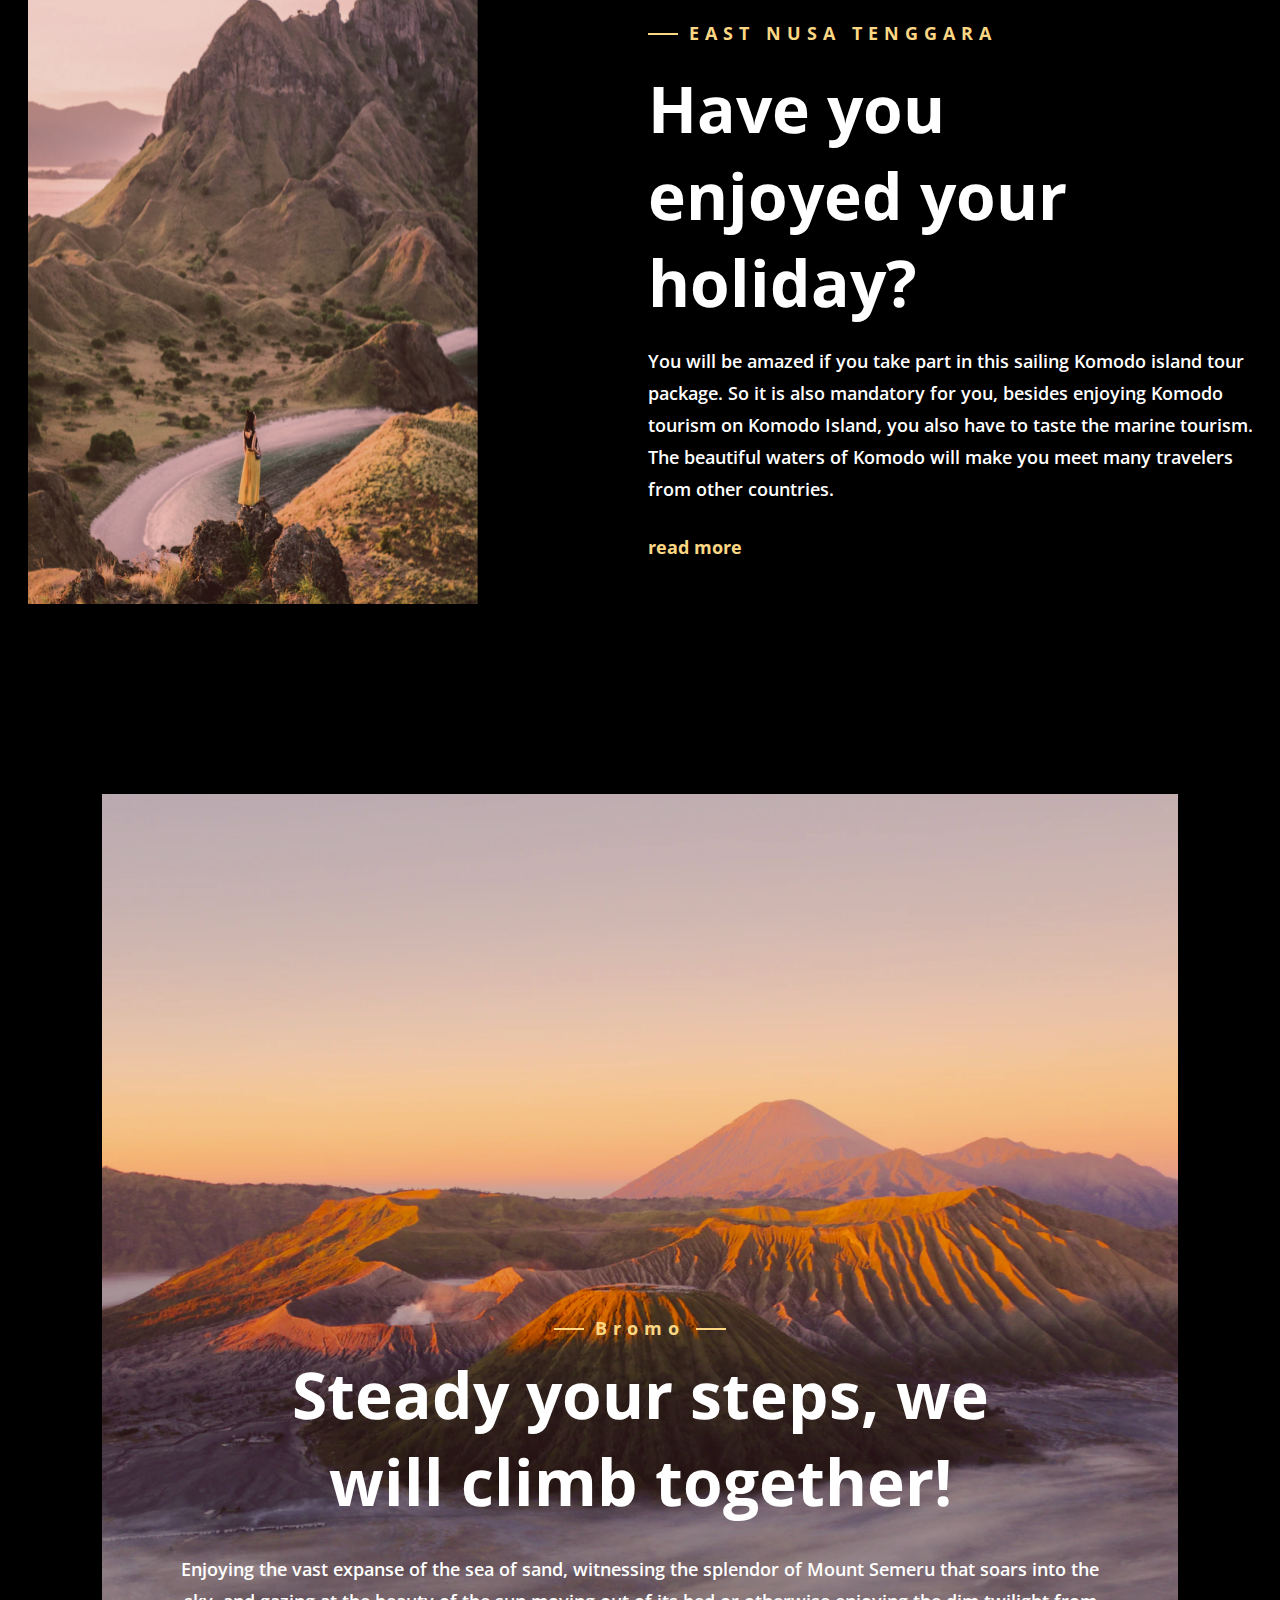
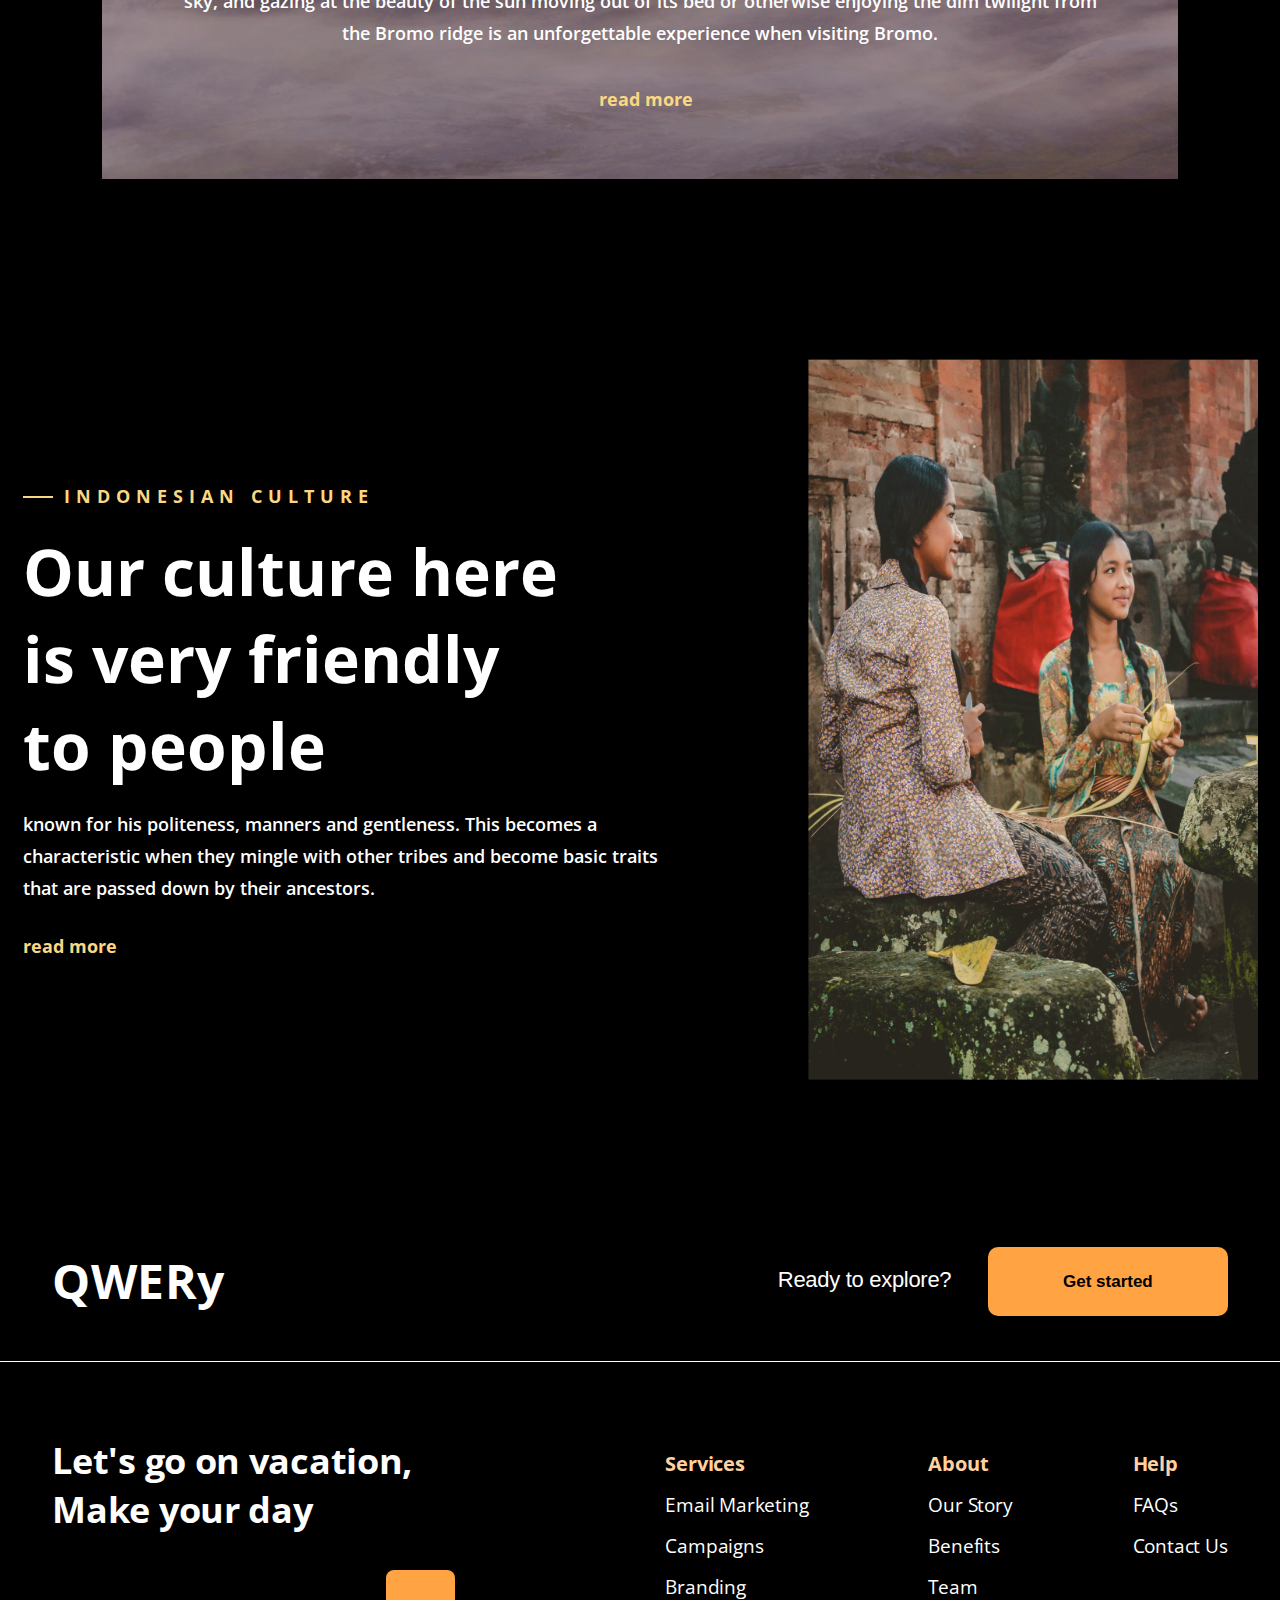
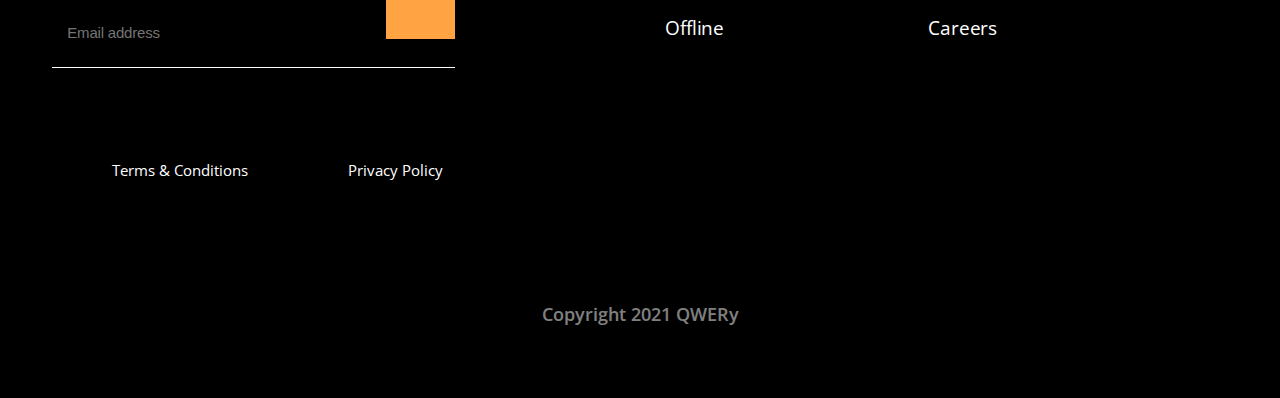
<file: hw4/index.html>
<!DOCTYPE html>
<html lang="en">
<head>
    <meta charset="UTF-8">
    <meta name="viewport" content="width=device-width, initial-scale=1.0">
    <link rel="preconnect" href="https://fonts.googleapis.com">
    <link rel="preconnect" href="https://fonts.gstatic.com" crossorigin>
    <link href="https://fonts.googleapis.com/css2?family=DM+Sans:opsz,wght@9..40,100&family=Inter:wght@100;200;300;400&family=K2D:ital,wght@0,100;0,200;0,300;0,400;0,500;0,600;0,700;0,800;1,200;1,300;1,400;1,500;1,600;1,700&family=Merriweather:wght@300&family=Montserrat:wght@100;400&family=Open+Sans:wght@300&family=Roboto:wght@100&display=swap" rel="stylesheet">
    <link rel="stylesheet" href="https://cdnjs.cloudflare.com/ajax/libs/font-awesome/6.4.0/css/all.min.css" integrity="sha512-iecdLmaskl7CVkqkXNQ/ZH/XLlvWZOJyj7Yy7tcenmpD1ypASozpmT/E0iPtmFIB46ZmdtAc9eNBvH0H/ZpiBw==" crossorigin="anonymous" referrerpolicy="no-referrer" />
    <link rel="stylesheet" href="style.css">
    <title>Document</title>
</head>
<body>
    <section class="section1">
        <div class="container1">
            <div class="header">
                <div class="head1">
                    <div class="logo">
                        <p>QWERy</p>
                    </div>
                    <div class="nav">
                        <a href="#">Information</a>
                        <a href="#">About us</a>
                        <a href="#">Culture</a>
                    </div>
                    <div class="search">
                        <a href="#"><i class="fa-solid fa-magnifying-glass"></i></a>
                        <a href="#">Search</a>
                    </div>
                </div>
            </div>

            <div class="header-down">
                <div class="nav1">
                    <a href="#">Follow us</a>
                    <a href="#"><i class="fa-brands fa-instagram"></i></a>
                    <a href="#"><i class="fa-brands fa-twitter"></i></a>
                    <a href="#"><i class="fa-brands fa-facebook-f"></i></a>
                </div>
                <div class="text">
                    <div class="text1">
                        EXPLORE THE NATURE BEAUTY
                    </div>
                    <div class="text2">
                        <p><b>Discover</b></p>
                    </div>
                    <div class="text3">
                        <p>Wonderful Indonesia</p>
                    </div>
                    <div class="text4">
                        <a href="#ld">Scroll down <i class="fa-solid fa-arrow-down-long"></i></a>
                    </div>
                </div>
            </div>
        </div>
    </section>

    <section class="section2">
        <div class="container2">
            <div class="information1">
                <div class="img-sec2">
                    <img class="img--sec2" src="./img/image 1.png" alt="">
                </div>
                <div class="text-sec2">
                    <div class="text1-sec2">
                        EAST NUSA TENGGARA
                    </div>
                    <div class="text2-sec2">
                        <p>Have you <br>enjoyed your<br>holiday?</p>
                    </div>
                    <div class="text3-sec2">
                        You will be amazed if you take part in this sailing Komodo island tour <br> package. So it is also mandatory for you, besides enjoying Komodo <br> tourism on Komodo Island, you also have to taste the marine tourism. <br>  The beautiful waters of Komodo will make you meet many travelers <br> from other countries.
                    </div>
                    <a  class="text4-sec2" href="#">read more <i class="fa-solid fa-arrow-right-long"></i></a>
                </div>
            </div>
        </div>
    </section>

    <section class="section3">
        <div class="container3">
            <div class="information3">
                <div class="right-left">
                    <div class="left">
                        <a href="#"><i class="fa-solid fa-chevron-left"></i></a>
                    </div>
                    <div class="right">
                        <a href="#"><i class="fa-solid fa-chevron-right"></i></a>
                    </div>
                </div>
                <div class="text-sec3">
                    <div class="text1-sec3">
                        Bromo
                    </div>
                    <div class="text2-sec3">
                        Steady your steps, we <br> will climb together!
                    </div>
                    <div class="text3-sec3">
                        <p>Enjoying the vast expanse of the sea of ​​​​sand, witnessing the splendor of Mount Semeru that soars into the <br> sky, and gazing at the beauty of the sun moving out of its bed or otherwise enjoying the dim twilight from <br> the Bromo ridge is an unforgettable experience when visiting Bromo.</p>
                    </div>
                    <a  class="text4-sec3" href="#"> read more <i class="fa-solid fa-arrow-right-long"></i></a>
                </div>
            </div>
        </div>
    </section>

    <section class="section4">
        <div class="container4">
            <div class="information4">
                <div class="text-sec4">
                    <div class="text1-sec4">
                        INDONESIAN CULTURE
                    </div>
                    <div class="text2-sec4">
                        <p>Our culture here <br>is very friendly<br>to people</p>
                    </div>
                    <div class="text3-sec4">
                        known for his politeness, manners and gentleness. This becomes a <br> characteristic when they mingle with other tribes and become basic traits <br> that are passed down by their ancestors.
                    </div>
                    <a  class="text4-sec4" href="#">read more <i class="fa-solid fa-arrow-right-long"></i></a>
                </div>
                <div class="img-sec4">
                    <img class="img--sec4" src="./img/01.png" alt="">
                </div>
            </div>
        </div>
    </section>

    <section class="section5">
        <div class="container5">
            <div class="information5">
                <div class="logo-down">
                    <p id="ld">QWERy</p>
                </div>
                <div class="ready">
                    <button class="btn1">
                        <span>Ready to explore?</span>
                    </button>
                    <button class="btn2">
                        <span>Get started</span>
                    </button>
                </div>
            </div>
        </div>
    </section>

    <section class="footer-top">
        <div class="container6">
            <div class="information-footer">
                <div class="infa1">
                    <p>Let's go on vacation, <br>Make your day</p>
                    <div class="form">
                        <form action="">
                           <input type="text" class="txt-input" placeholder="Email address" name="" id="">
                           <button><i class="fa-solid fa-chevron-right"></i></button>
                        </form>
                    </div>
                </div>
                <div class="infa2">
                    <a href="#">Services</a>
                    <a href="#">Email Marketing</a>
                    <a href="#">Campaigns</a>
                    <a href="#">Branding</a>
                    <a href="#">Offline</a>
                </div>
                <div class="infa3">
                    <a href="#">About</a>
                    <a href="#">Our Story</a>
                    <a href="#">Benefits</a>
                    <a href="#">Team</a>
                    <a href="#">Careers</a>
                </div>
                <div class="infa4">
                    <a href="#">Help</a>
                    <a href="#">FAQs</a>
                    <a href="#">Contact Us</a>
                </div>
            </div>
        </div>
    </section>

    <section class="footer-down">
        <div class="container7">
            <div class="information-footer-down">
                <div class="infa1-down">
                    <a href="#">Terms & Conditions</a> 
                    <a href="#">Privacy Policy</a>
                </div>
                <div class="infa2-down">
                    <a href="#"><i class="fa-brands fa-facebook-f"></i></a>
                    <a href="#"><i class="fa-brands fa-twitter"></i></a>
                    <a href="#"><i class="fa-brands fa-instagram"></i></a>
                </div>
            </div>
            <div class="information-footer-down-last">
                <div class="infa-last">
                    <p>Copyright 2021 QWERy</p>
                </div>
            </div>
        </div>
    </section>
</body>
</html>
</file>
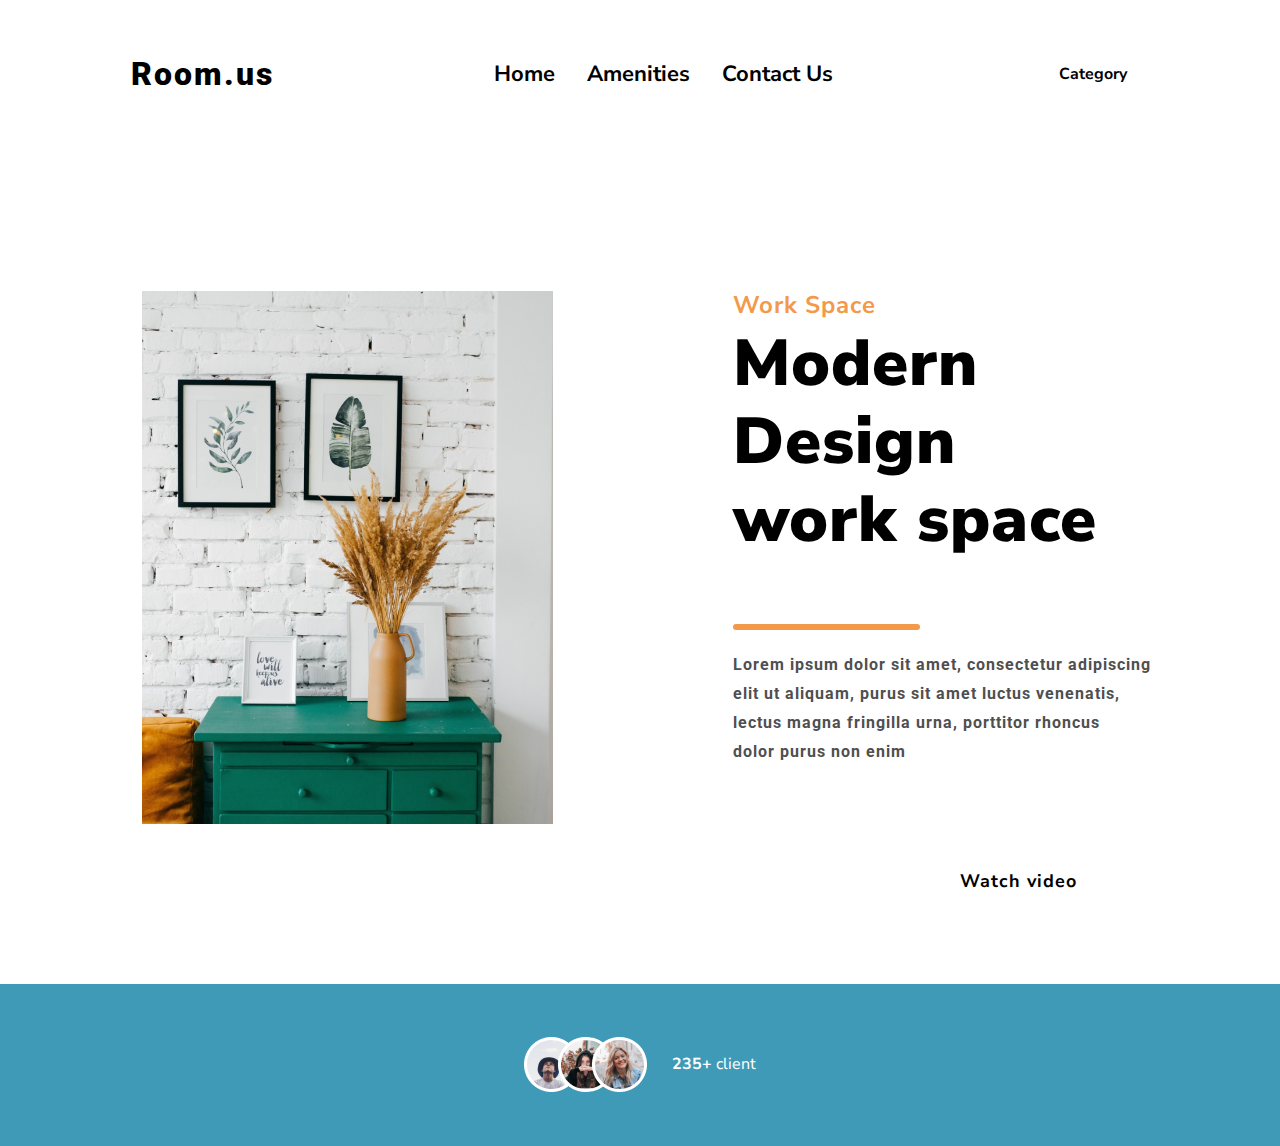
<file: hw5/index.html>
<!DOCTYPE html>
<html lang="en">
<head>
    <meta charset="UTF-8">
    <meta name="viewport" content="width=device-width, initial-scale=1.0">
    <link rel="preconnect" href="https://fonts.googleapis.com">
    <link rel="preconnect" href="https://fonts.gstatic.com" crossorigin>
    <link href="https://fonts.googleapis.com/css2?family=DM+Sans:opsz,wght@9..40,100&family=Inter:wght@100;200;300;400&family=K2D:ital,wght@0,100;0,200;0,300;0,400;0,500;0,600;0,700;0,800;1,200;1,300;1,400;1,500;1,600;1,700&family=Merriweather:wght@300&family=Montserrat:wght@100;400&family=Nunito+Sans:opsz,wght@6..12,200&family=Open+Sans:wght@300&family=Roboto:wght@100&display=swap" rel="stylesheet">
    <link rel="stylesheet" href="https://cdnjs.cloudflare.com/ajax/libs/font-awesome/6.4.0/css/all.min.css" integrity="sha512-iecdLmaskl7CVkqkXNQ/ZH/XLlvWZOJyj7Yy7tcenmpD1ypASozpmT/E0iPtmFIB46ZmdtAc9eNBvH0H/ZpiBw==" crossorigin="anonymous" referrerpolicy="no-referrer" />
    <link rel="stylesheet" href="style.css">
    <title>Document</title>
</head>
<body>
    <div class="header">
        <div class="container">
            <div class="header1">
                <div class="header-logo">
                    <strong>Room.us</strong>
                </div>
                <div class="nav">
                    <a href="#"><b>Home</b></a>
                    <a href="#"><b>Amenities</b></a>
                    <a href="#"><b>Contact Us</b></a>
                </div>
                <div class="search">
                    <a href="#"><b>Category</b></a>
                    <a href="#"><i class="fa-solid fa-magnifying-glass"></i></a>
                </div>
            </div>
        </div>
    </div>
    <section class="section1">
        <div class="container1">
            <div class="img-sec1">
                <img class="img--sec1" src="./img/img-sec1.png" alt="img-sec1">
            </div>
            <div class="information">
                <div class="text">
                    <div class="text1">
                        Work Space
                    </div>
                    <div class="text2">
                        <p><b>Modern Design <br>
                        work space</b></p>
                    </div>
                    <div class="text3">
                        <b>Lorem ipsum dolor sit amet, consectetur adipiscing <br> elit ut aliquam, purus sit amet luctus venenatis, <br> lectus magna fringilla urna, porttitor rhoncus <br> dolor purus non enim</b>
                    </div>
                </div>
                <div class="video-veb">
                    <div class="video">
                        <a href="#"><i class="fa-solid fa-circle-play fa-2xl"></i></a>
                        <a href="#">Watch video</a>
                    </div>
                    <div class="veb">
                        <a href="#"><i class="fa-brands fa-twitter"></i></a>
                        <a href="#"><i class="fa-brands fa-instagram"></i></a>
                        <a href="#"><i class="fa-brands fa-facebook"></i></a>
                    </div>
                </div>
            </div>
        </div>
    </section>


    <div class="footer">
        <div class="container">
            <div class="footer1">
                <div class="img-footer">
                    <img class="img--footer" src="./img/Ellipse 77.png" alt="img1-footer">
                    <img class="img--footer" src="./img/Ellipse 76.png" alt="img2-footer">
                    <img class="img--footer" src="./img/Ellipse 75.png" alt="img3-footer">
                </div>
                <div class="text-footer">
                    <p><b>235+ </b>client</p>
                </div>
            </div>
        </div>
    </div>
</body>
</html>
</file>
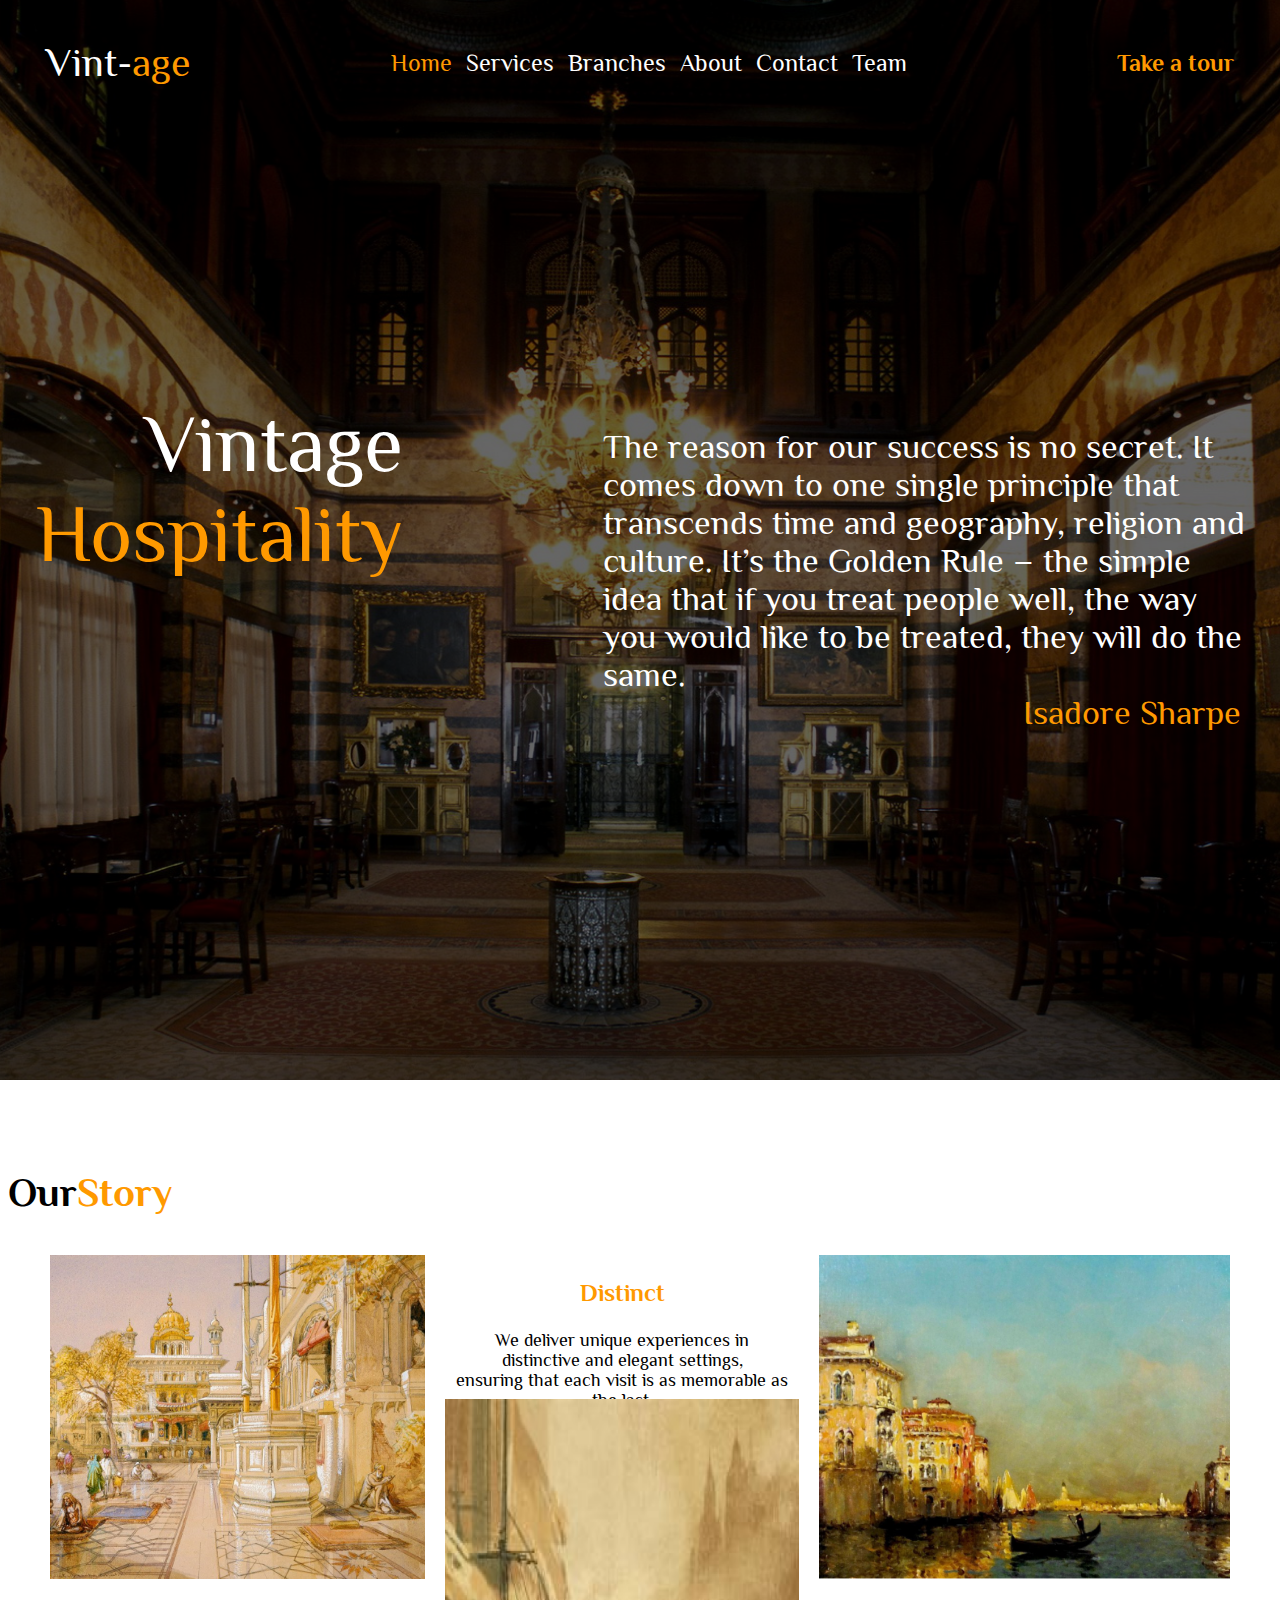
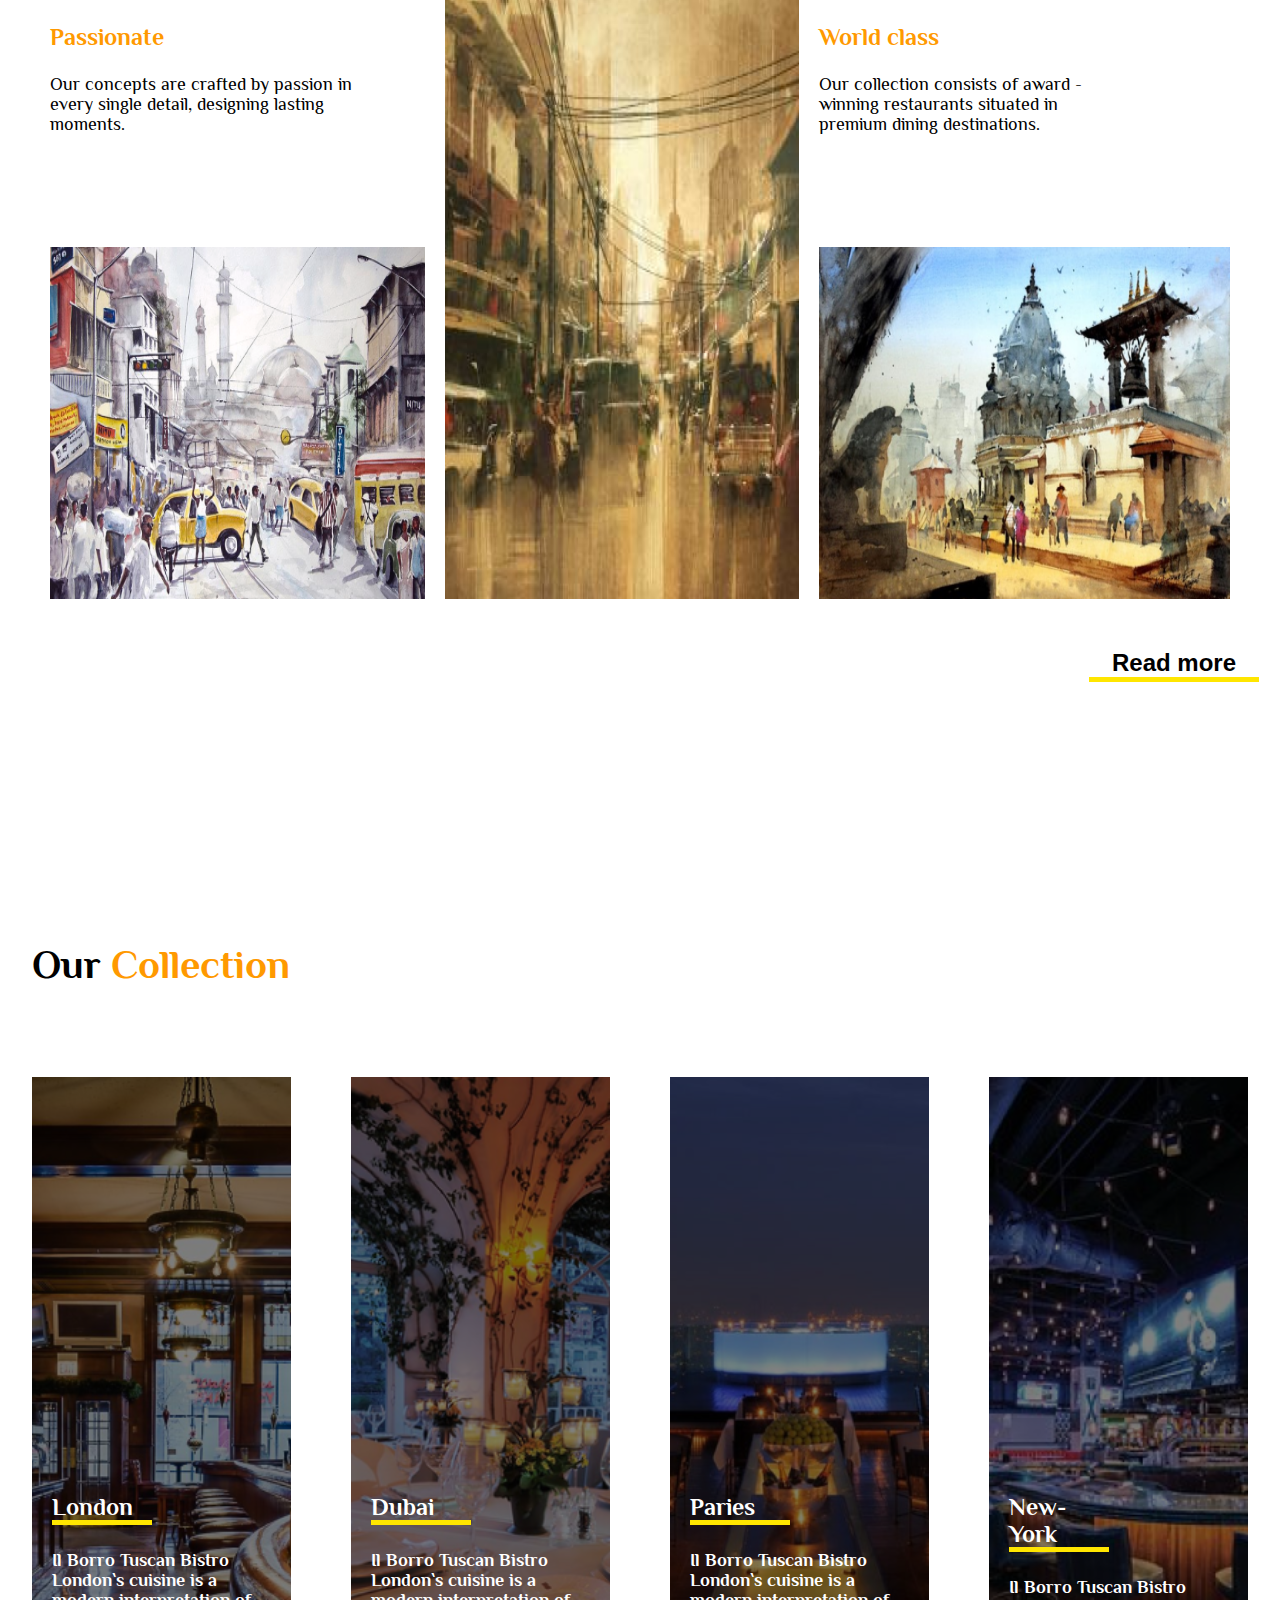
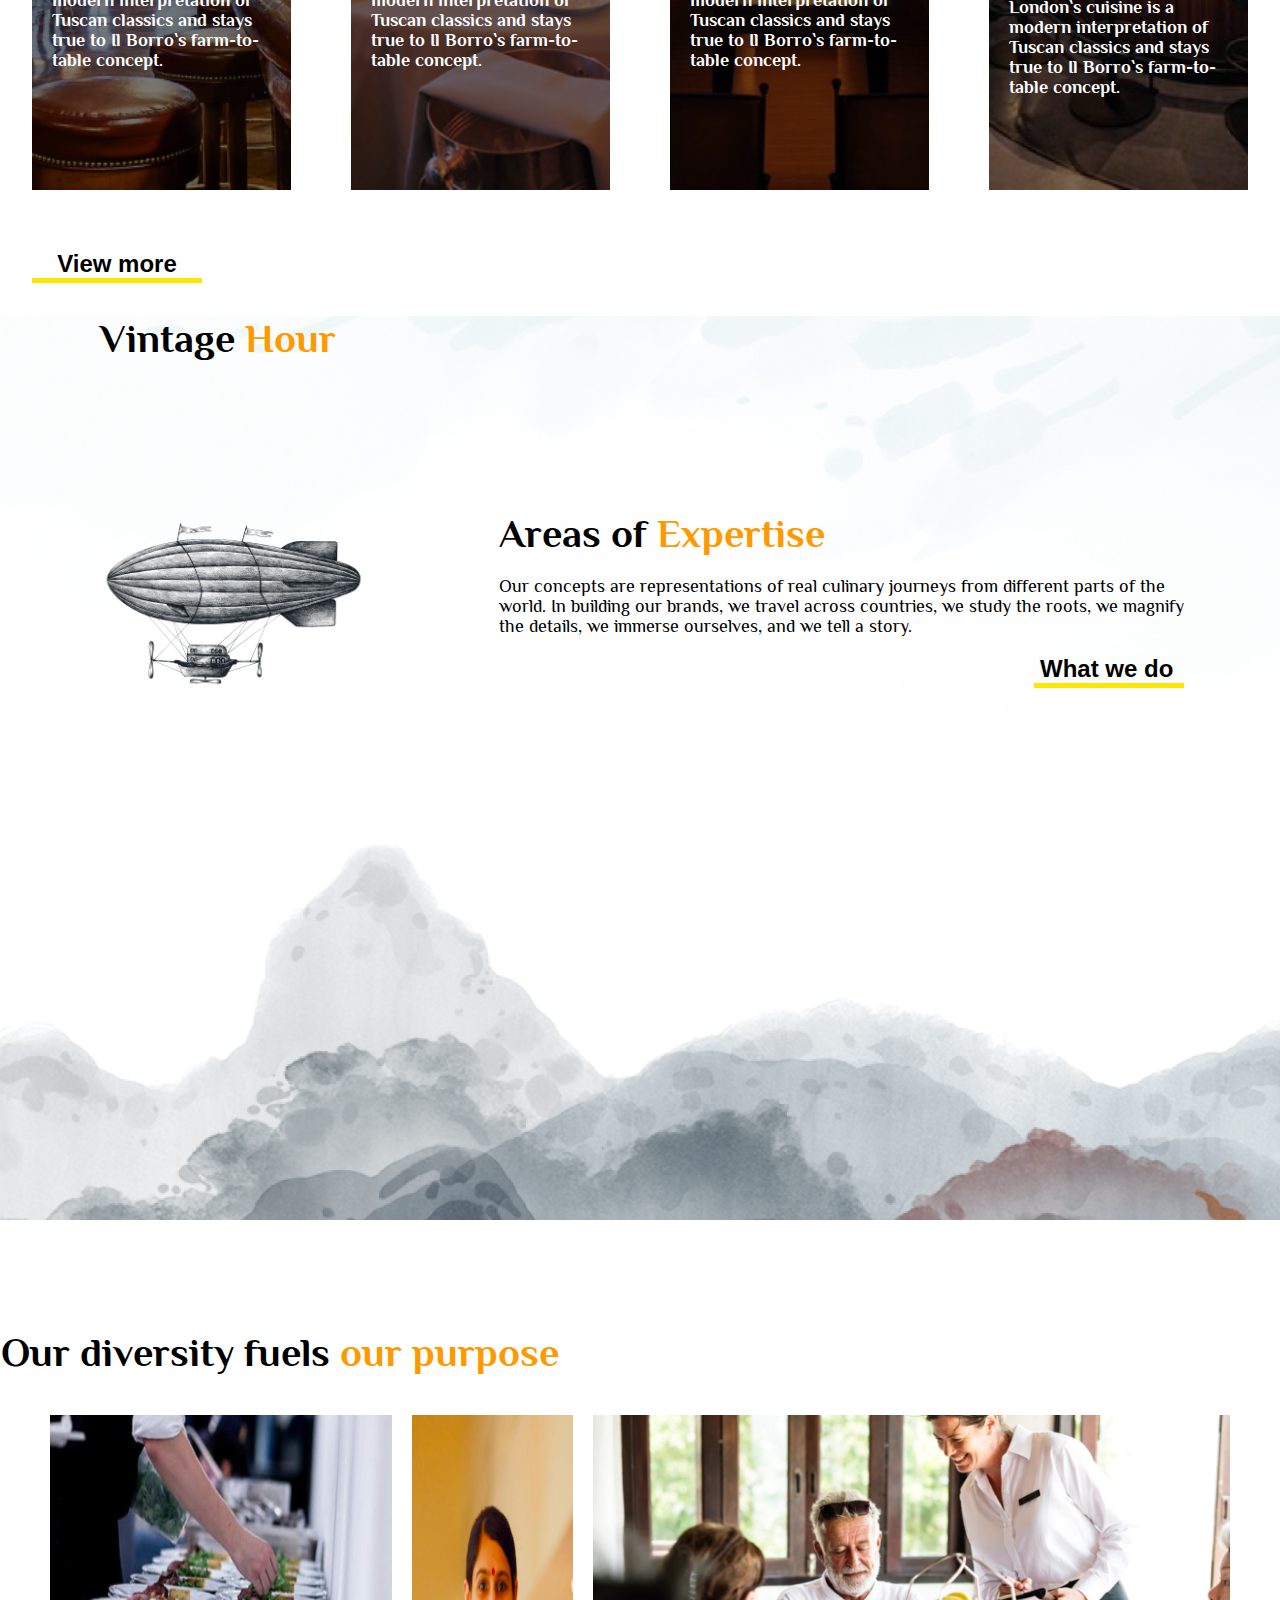
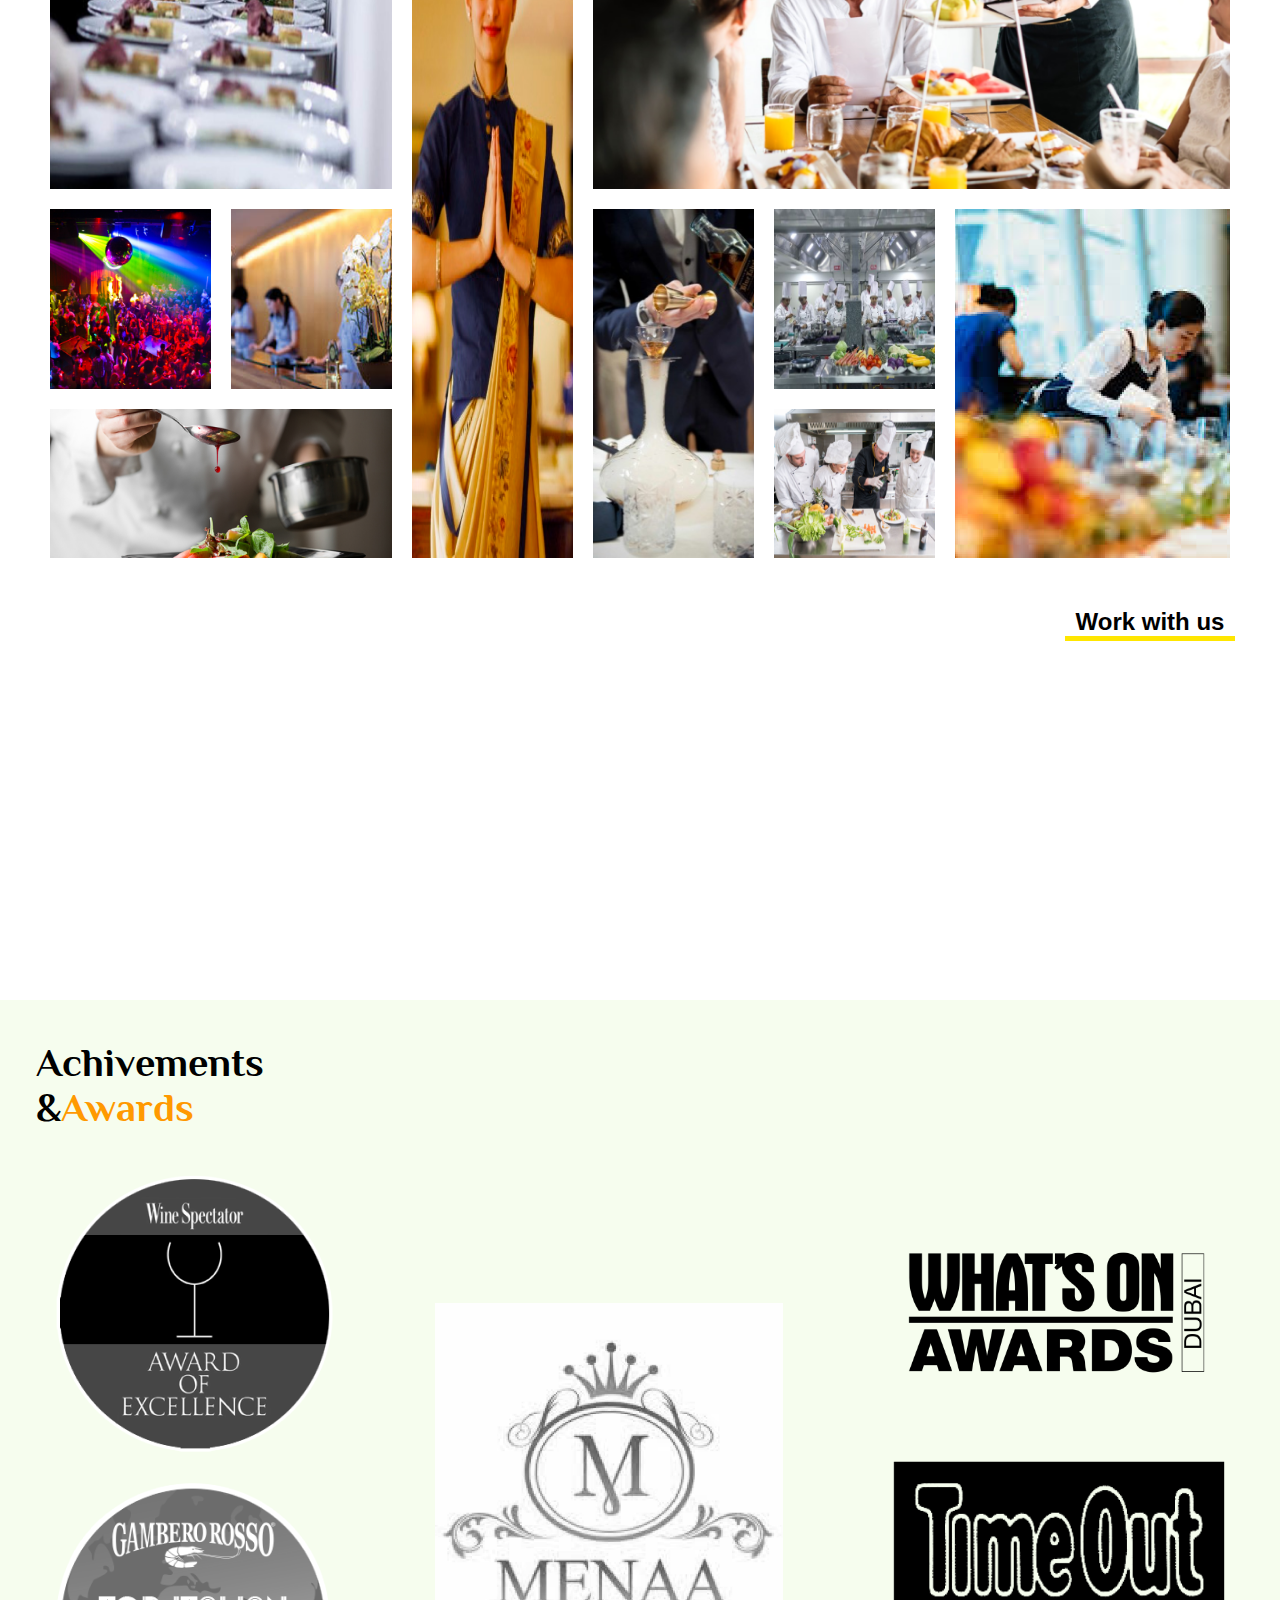
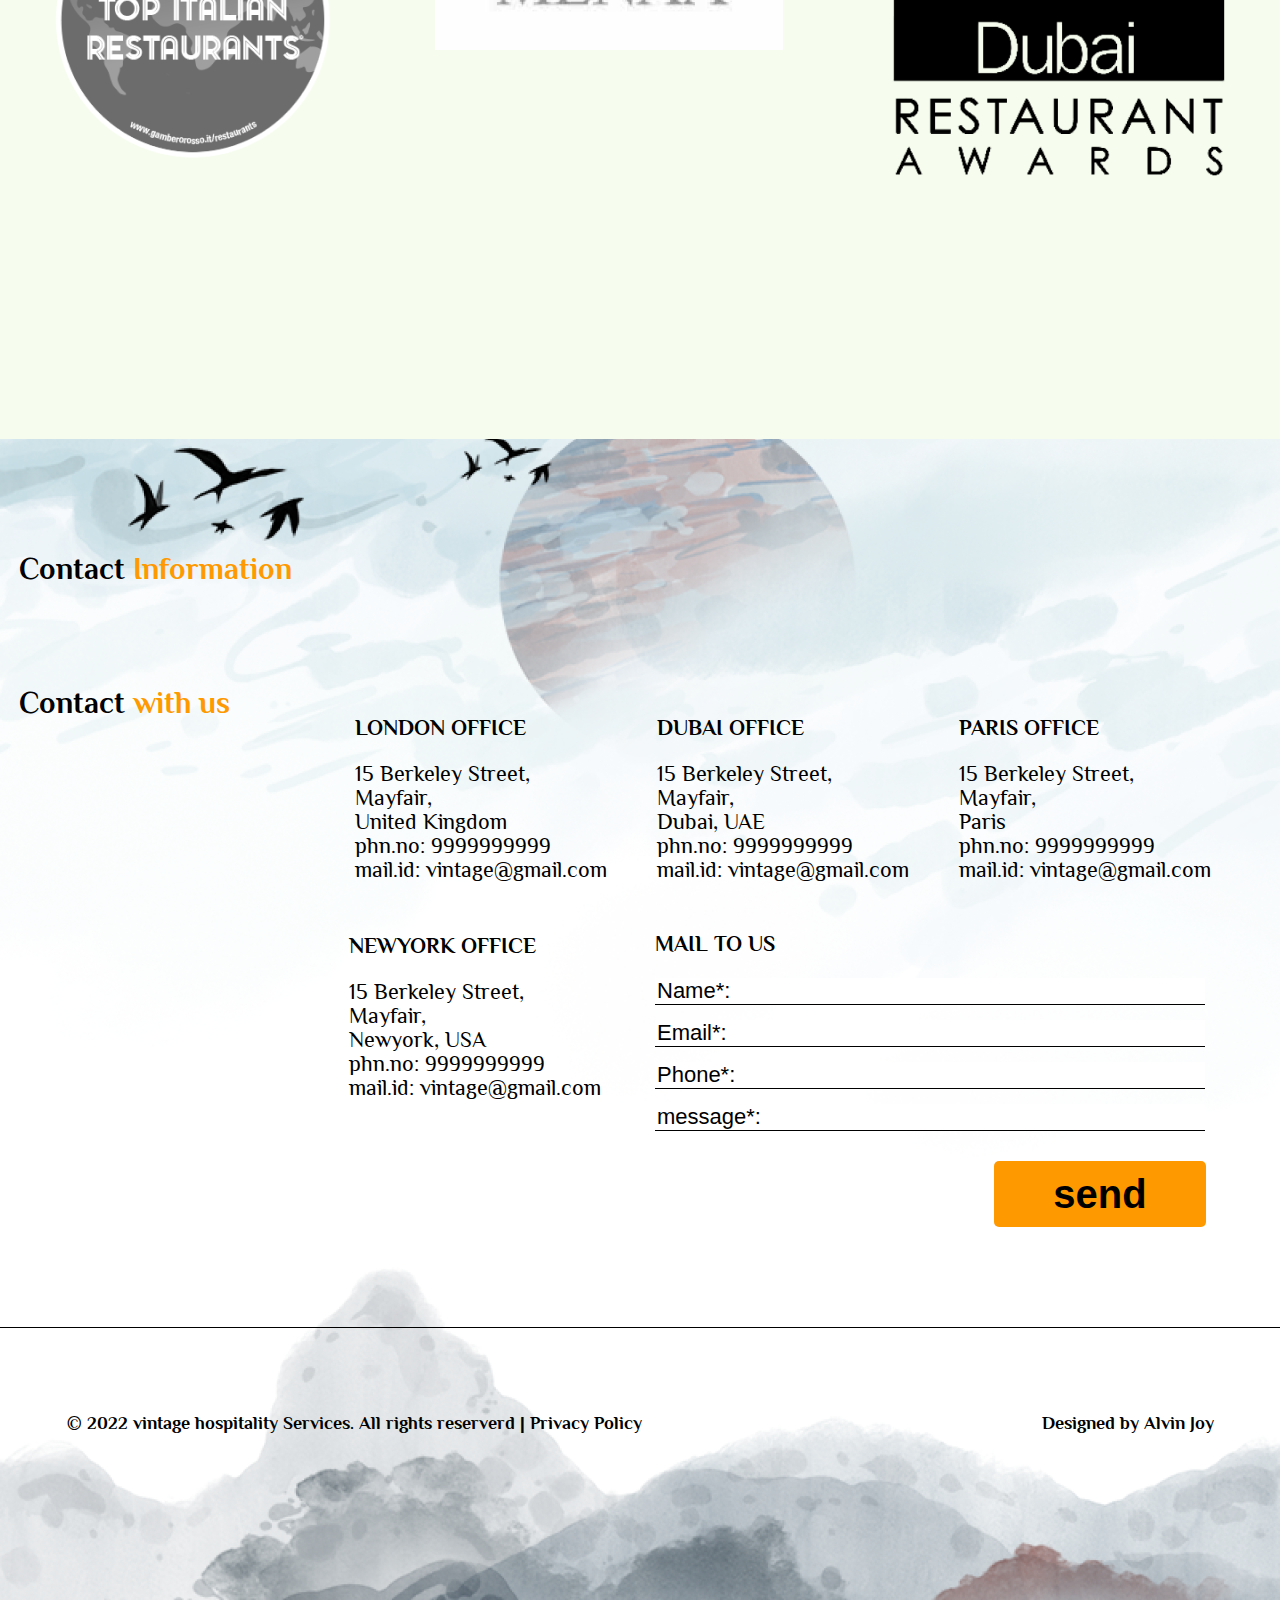
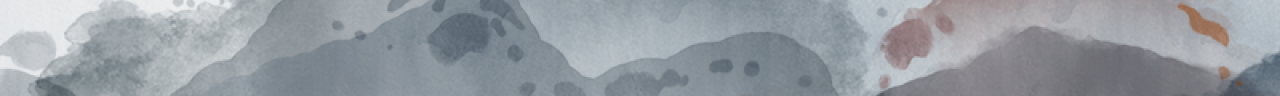
<file: hw6/index.html>
<!DOCTYPE html>
<html lang="en">
<head>
    <meta charset="UTF-8">
    <meta name="viewport" content="width=device-width, initial-scale=1.0">
    <link rel="preconnect" href="https://fonts.googleapis.com">
    <link rel="preconnect" href="https://fonts.gstatic.com" crossorigin>
    <link href="https://fonts.googleapis.com/css2?family=DM+Sans:opsz,wght@9..40,100&family=Inter:wght@100;200;300;400&family=K2D:ital,wght@0,100;0,200;0,300;0,400;0,500;0,600;0,700;0,800;1,200;1,300;1,400;1,500;1,600;1,700&family=Merriweather:wght@300&family=Montserrat:wght@100;400&family=Nunito+Sans:opsz,wght@6..12,200&family=Open+Sans:wght@300&family=Philosopher&family=Roboto:wght@100&display=swap" rel="stylesheet">
    <link rel="stylesheet" href="https://cdnjs.cloudflare.com/ajax/libs/font-awesome/6.4.0/css/all.min.css" integrity="sha512-iecdLmaskl7CVkqkXNQ/ZH/XLlvWZOJyj7Yy7tcenmpD1ypASozpmT/E0iPtmFIB46ZmdtAc9eNBvH0H/ZpiBw==" crossorigin="anonymous" referrerpolicy="no-referrer" />
    <link rel="stylesheet" href="style.css">
    <title>Document</title>
</head>
<body>
    <section class="section1">
        <div class="header">
            <div class="container">
                <div class="header1">
                    <div class="logo">
                        <p>Vint-<span>age</span></p>
                    </div>
                    <div class="nav">
                        <a href="#">Home</a>
                        <a href="#">Services</a>
                        <a href="#">Branches</a>
                        <a href="#">About</a>
                        <a href="#">Contact</a>
                        <a href="#">Team</a>
                    </div>
                    <div class="take">
                        <a href="#">Take a tour</a>
                    </div>
                </div>
                <div class="header2">
                    <div class="text1-header2">
                        <p>Vintage <br>
                        <span>Hospitality</span></p>
                    </div>
                    <div class="text2-header2">
                        The reason for our success is no secret. It <br> comes down to one single principle that <br> transcends time and geography, religion and <br> culture. It’s the Golden Rule – the simple <br> idea that if you treat people well, the way <br> you would like to be treated, they will do the <br> same. <br>
                        <span>Isadore Sharpe</span>                                                                         
                    </div>
                </div>
            </div>
        </div>
    </section>
    <section class="section2">
      <div class="container">
         <div class="text-sec2">
             <p>Our<span>Story</span></p>
         </div>
          <div class="section2-blocks">
              <img class="block2-1" src="./img/vintage1 1.png" alt="img1">
              <div class="block2-2">
                  <p>Passionate</p>
                  Our concepts are crafted by passion in <br> every single detail, designing lasting <br> moments.
              </div>
              <img class="block2-3" src="./img/vintage5 1.png" alt="img2">
              <div class="block2-4">
                  <p>Distinct</p>
                  We deliver unique experiences in <br> distinctive and elegant settings, <br> ensuring that each visit is as memorable as <br> the last.
              </div>
              <img class="block2-5" src="./img/vintage2 1.png" alt="img3">
              <img class="block2-6" src="./img/vintage3 1.png" alt="img4">
              <div class="block2-7">
                  <p>World class</p>
                  Our collection consists of award - <br> winning restaurants situated in <br> premium dining destinations.
              </div>
              <img class="block2-8" src="./img/vintage6 1.png" alt="img5">
              <div class="button-section2">
                 <button class="button--section2">Read more</button>
             </div>
          </div> 
      </div>
    </section>
    <section class="section3">
        <div class="container3">
            <div class="text-sec3">
                <p>Our<span> Collection</span></p>
            </div>
            <div class="section3-blocks">
                <div class="block3-1">
                    <h1>London</h1>
                    <p>Il Borro Tuscan Bistro London`s cuisine is a modern 
                         interpretation of Tuscan classics and stays true 
                         to Il Borro`s farm-to-table concept.
                    </p>
                </div>
                <div class="block3-2">
                    <h1>Dubai</h1>
                    <p>Il Borro Tuscan Bistro London`s cuisine is a modern 
                        interpretation of Tuscan classics and stays true 
                        to Il Borro`s farm-to-table concept.
                    </p>
                </div>
                <div class="block3-3">
                    <h1>Paries</h1>
                    <p>Il Borro Tuscan Bistro London`s cuisine is a modern 
                        interpretation of Tuscan classics and stays true 
                        to Il Borro`s farm-to-table concept.
                    </p>
                </div>
                <div class="block3-4">
                    <h1>New-York</h1>
                    <p>Il Borro Tuscan Bistro London`s cuisine is a modern 
                        interpretation of Tuscan classics and stays true 
                        to Il Borro`s farm-to-table concept.
                    </p>
                </div>
            </div>
            <div class="button-section3">
                <button class="button--section3">View more</button>
            </div>
        </div>
    </section>
    <section class="section4">
        <div class="container4">
            <div class="text-sec4">
                <p>Vintage<span> Hour</span></p>
            </div>
            <div class="information-sec4">
                <div class="img-sec4">
                    <img src="./img/image-from-rawpixel-id-2417392-original 1.png" alt="img-sec4">
                </div>
                <div class="information2-sec4">
                    <div class="text1-sec4">
                        Areas of<span> Expertise</span>
                    </div>
                    <p> Our concepts are representations of real culinary journeys 
                        from different parts of the world. In building our brands, 
                        we travel across countries, we study the roots, 
                        we magnify the details, we immerse ourselves, 
                        and we tell a story.
                    </p>
                    <div class="button-sec4">
                        <button class="button-what">What we do</button>
                    </div>
                </div>
            </div>
        </div>
    </section>
    <section class="section5">
        <div class="container">
            <div class="text-sec5">
                <p>Our diversity fuels<span> our purpose</span></p>
            </div>
            <div class="section5-blocks">
                <img class="block5-1" src="./img/sec5-1.png" alt="img5-1">
                <img class="block5-2" src="./img/sec5-2.png" alt="img5-2">
                <img class="block5-3" src="./img/sec5-3.png" alt="img5-3">
                <img class="block5-4" src="./img/sec5-4.png" alt="img5-4">
                <img class="block5-5" src="./img/sec5-5.png" alt="img5-5">
                <img class="block5-6" src="./img/sec5-6.png" alt="img5-6">
                <img class="block5-7" src="./img/sec5-7.png" alt="img5-7">
                <img class="block5-8" src="./img/sec5-8.png" alt="img5-8">
                <img class="block5-9" src="./img/sec5-9.png" alt="img5-9">
                <img class="block5-10" src="./img/sec5-10.png" alt="img5-10">
                <div class="button-section5">
                    <button class="button--section5">Work with us</button>
                </div>
            </div>
        </div>
    </section>
    <section class="section6">
        <div class="container">
            <div class="text-sec6">
                <p>Achivements &<span>Awards</span></p>
            </div>
            <div class="section6-blocks">
                <img class="block6-1" src="./img/award2.png" alt="img6-1">
                <img class="block6-2" src="./img/award4.png" alt="img6-2">
                <img class="block6-3" src="./img/award6.png" alt="img6-3">
                <img class="block6-4" src="./img/award3.png" alt="img6-4">
                <img class="block6-5" src="./img/award5.png" alt="img6-5">
            </div>
        </div>
    </section>
    <section class="section7">
        <div class="footer">
            <div class="container">
                <div class="footer1">
                    <p><b>Contact<span> Information</span></b></p>
                </div>
                <div class="footer2">
                    <div class="infa1">
                        <p>Contact<span> with us</span></p>
                    </div>
                    <div class="infa2">
                        <p><b>LONDON OFFICE</b></p>
                        15 Berkeley Street,<br>
                        Mayfair,<br>
                        United Kingdom<br>
                        phn.no: 9999999999<br>
                        mail.id: vintage@gmail.com<br>
                    </div>
                    <div class="infa3">
                        <p><b>DUBAI OFFICE</b></p>
                        15 Berkeley Street,<br>
                        Mayfair,<br>
                        Dubai, UAE<br>
                        phn.no: 9999999999<br>
                        mail.id: vintage@gmail.com<br>
                    </div>
                    <div class="infa4">
                        <p><b>PARIS OFFICE</b></p>
                        15 Berkeley Street,<br>
                        Mayfair,<br>
                        Paris<br>
                        phn.no: 9999999999<br>
                        mail.id: vintage@gmail.com<br>
                    </div>
                </div>
                <div class="footer3">
                    <div class="infa5">
                        <p><b>NEWYORK OFFICE</b></p>
                        15 Berkeley Street,<br>
                        Mayfair,<br>
                        Newyork, USA<br>
                        phn.no: 9999999999<br>
                        mail.id: vintage@gmail.com<br>
                    </div>
                </div>
               <div class="form--infa6">
                <div class="form-infa6">
                    <form action="">
                        <p><b>MAIL TO US</b></p>
                       <input type="text" class="txt-input" placeholder="Name*:" name="" id="">
                    </form>
                </div>
                <div class="form-infa6">
                    <form action="">
                       <input type="text" class="txt-input" placeholder="Email*:" name="" id="">
                    </form>
                </div>
                <div class="form-infa6">
                    <form action="">
                       <input type="text" class="txt-input" placeholder="Phone*:" name="" id="">
                    </form>
                </div>
                <div class="form-infa6">
                    <form action="">
                       <input type="text" class="txt-input" placeholder="message*:" name="" id="">
                    </form>
                </div>
               </div>
               <div class="button--form">
                <div class="button-form">
                    <button class="send">send</button>
                 </div>
               </div>
            </div>
        </div>
        <div class="last-footer-infa">
            <div class="container">
                <div class="text-footer">
                    <div class="text1-footer">
                        © 2022 vintage hospitality Services. All rights reserverd     |     Privacy Policy
                    </div>
                    <div class="text2-footer">
                        Designed by Alvin Joy
                    </div>
                </div>
            </div>
        </div>
    </section>
</body>
</html>
</file>
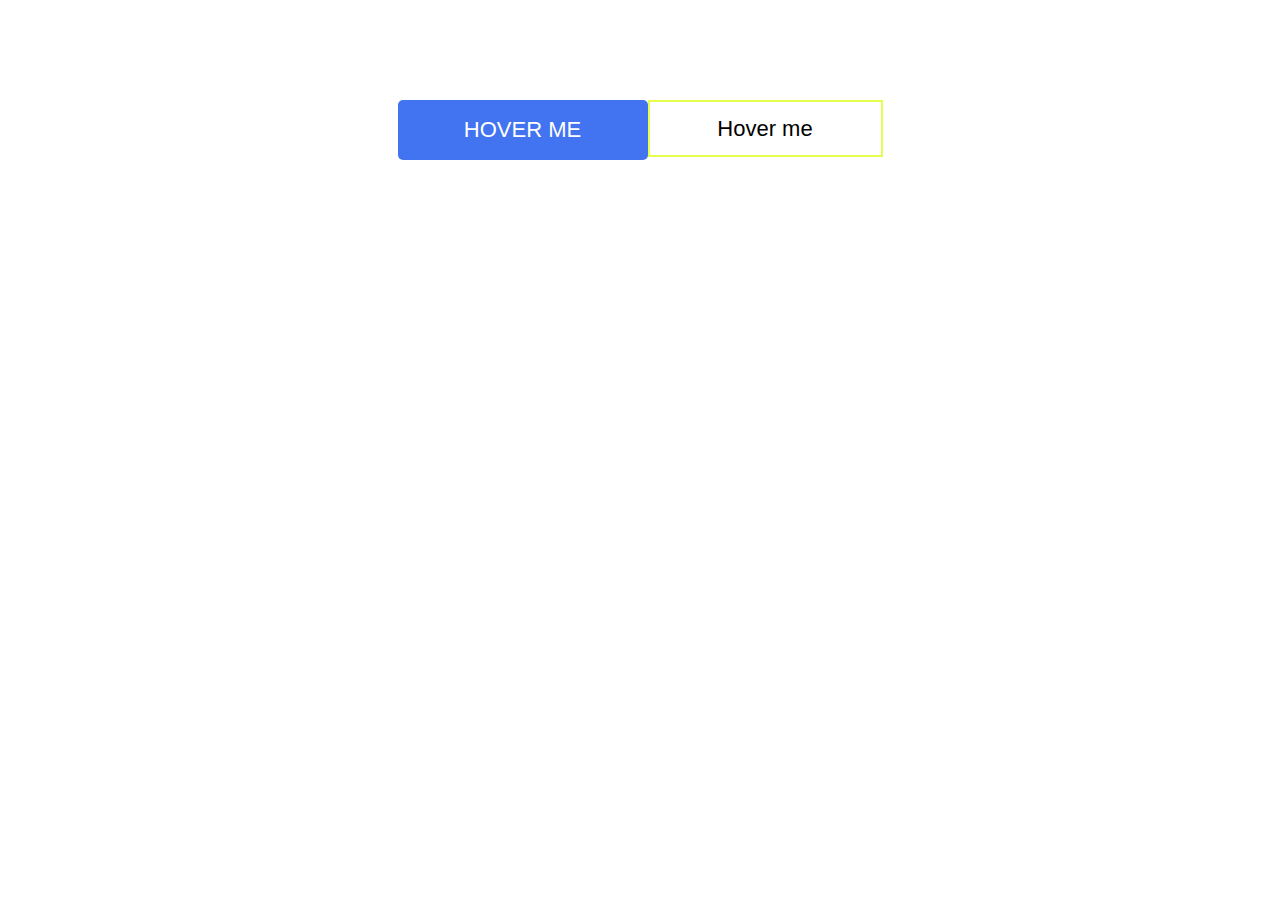
<file: hw7/index.html>
<!DOCTYPE html>
<html lang="en">
<head>
    <meta charset="UTF-8">
    <meta name="viewport" content="width=device-width, initial-scale=1.0">
    <link rel="stylesheet" href="style.css">
    <title>Document</title>
</head>
<body>
    <button class="hover1">
        Hover me
    </button>
    <button class="hover2">
        Hover me
    </button>
</body>
</html>
</file>
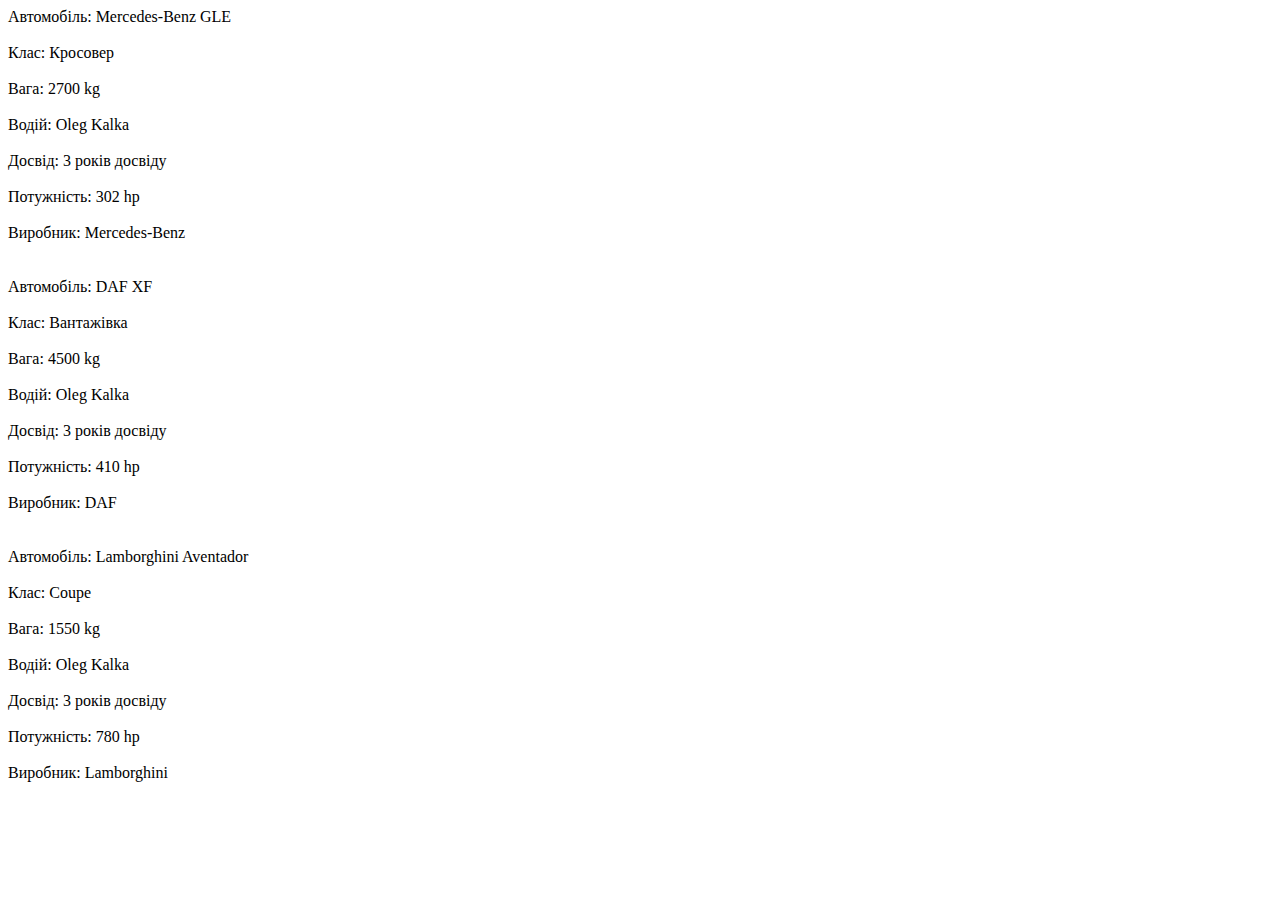
<file: hw7_js/index.html>
<!DOCTYPE html>
<html lang="en">
<head>
    <meta charset="UTF-8">
    <meta name="viewport" content="width=device-width, initial-scale=1.0">
    <title>Document</title>
    <script src="./main.js"></script>
</head>
<body>
</body>
</html>
</file>
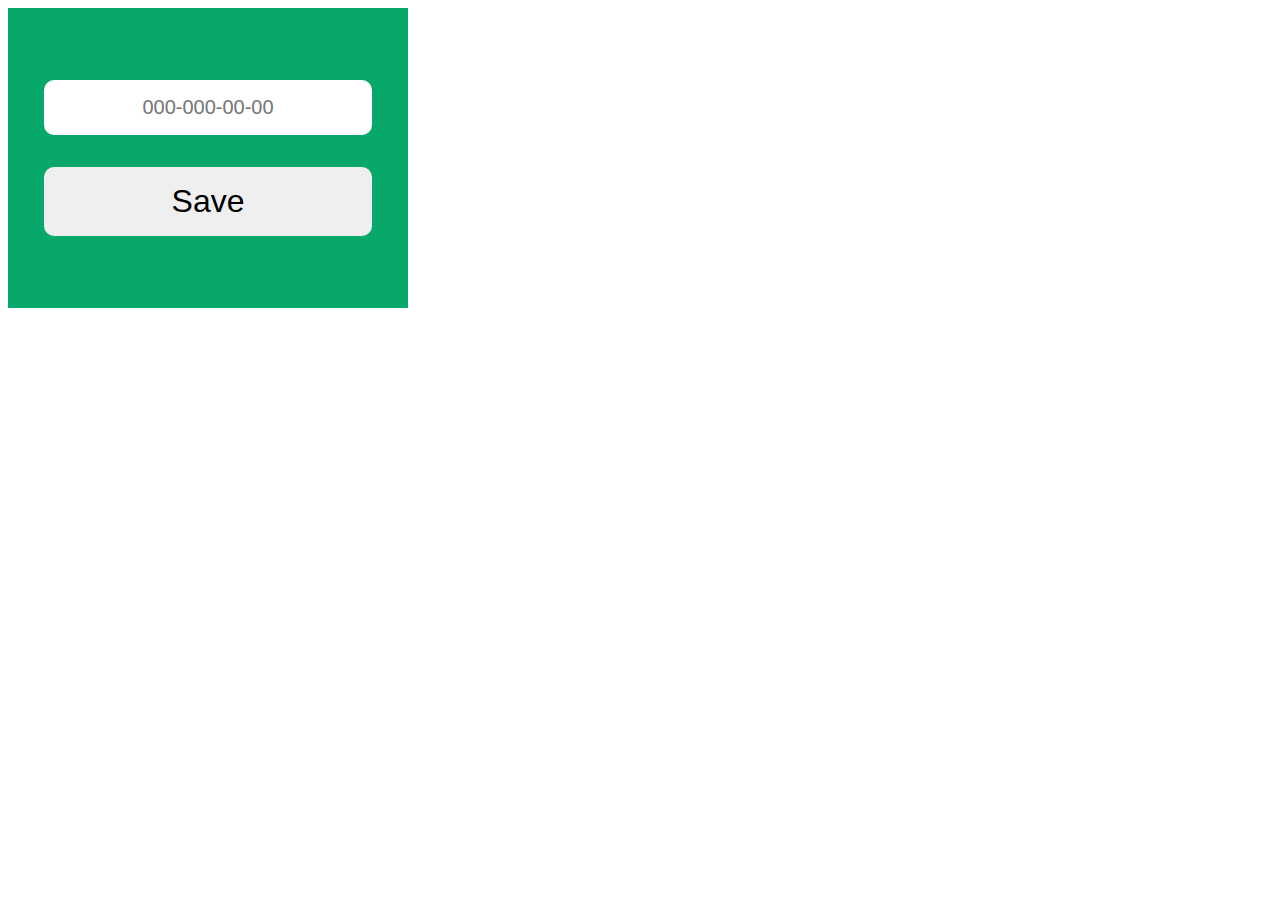
<file: hw8.1_js/index.html>
<!DOCTYPE html>
<html lang="en">
<head>
    <meta charset="UTF-8">
    <meta name="viewport" content="width=device-width, initial-scale=1.0">
    <title>Document</title>
    <link rel="stylesheet" href="./style.css">
</head>
<body>
    <div class="phone-number">
        <input type="text" id="input" placeholder="000-000-00-00">
        <button id="button-save">Save</button>
    </div>
    <script src="./main.js"></script>
</body>
</html>
</file>
<file: hw2/style.css>
body{
    margin: 0 auto;
    font-family: 'Roboto', sans-serif;
}

.header{
    height: 161px;
    background-color: white;
    margin: 0 auto;
}

.header-block{
    margin: 0px;
    justify-content: center;
    text-align: center;
    padding-top: 65px;
}

.header-block a{
    justify-content: center;
    display: inline-block;
}


.header-block a:first-child{
    margin-right:650px;
}

.header-block a:nth-last-child(2){
    margin-left: 140px;
}
 
.header-block a:last-child{
    margin-left: 15px;
}

.section1{
    height: 421px;
    background-color: #FAC960;

}

.text1{
    margin: 0px;
    text-align: center;
    color: #8A6D2F;
    text-align: center;
    font-weight: 400;
    font-size: 44px;
    line-height: 54px;
    padding-top: 91.8px;
}

.form{
    margin: 0px;
    justify-content: center;
    text-align: center;
}

.button-input,
.txt-input{
    display: inline-block;
    font-size: 30px;
    line-height: 54px;
    border: none;
    justify-content: center;
    margin-top: 40px;
}

.txt-input{
    background: #fff;
    width: 400px;
    padding: 0 36px;
    border-radius: 2px 0px 0px 2px;
}

.button-input{
    background: #A8863D;
    padding: 0 36px;
    color: #FFFFFF;
    border-radius: 0px 2px 2px 0px;
    transition: color 0.3s linear;
}

.button-input:hover{
    background-color: white;
    color: black;
}

.section2{
    height: 438px;
    background-color: #F2F2F2;
}

.text2-1{
    margin: 0px;
    text-align: center;
    color: #0000008F;
    font-weight: 400;
    font-size: 37px;
    line-height: 36px;
    padding-top: 80.8px;
}

.text2-2{
    margin: 0px;
    text-align: center;
    color: #0000008F;
    font-weight: 400;
    font-size: 23px;
    line-height: 30px;
    padding-top: 34.2px;
}

.img-s2{
    margin: 0px;
    text-align: center;
    padding-top: 50px;
}

.section3{
    background-color: white;
    padding-top: 80.8px;
    height: 535px;
}

.text3-1{
    margin: 0px;
    text-align: center;
    color: #0000008F;
    font-weight: 400;
    font-size: 37px;
    line-height: 36px;
}

.text3-2{
    margin: 0px;
    text-align: center;
    color: #0000008F;
    font-weight: 400;
    font-size: 23px;
    line-height: 30px;
    padding-top: 30px;
}

.img-s3{
    margin: 0px;
    text-align: center;
    padding-top: 30px;
}

.section4{
    height: 313px;
    background-color: #FAC960;
}

.text4-1{
    padding-top: 58.38px;
    margin: 0px;
    text-align: center;
    color:#8A6D2F;
    font-weight: 400;
    font-size: 37px;
    line-height: 36px;
}

.text4-2{
    margin: 0px;
    text-align: center;
    color:#8A6D2F;
    font-weight: 400;
    font-size: 22px;
    line-height: 30px;
    padding-top: 26.63px;
}

.button{
    justify-content: center;
    text-align: center;
    margin: 0px;
    padding-top: 26.63px;
    border-radius: 1px;
}

.bttn4{
    width: 60px;
    margin: 0px;
}

.futer{
    height: 240px;
    background-color: #F2F2F2;
}

.futer-logo{
    text-align: center;
    justify-content: center;
    padding-top: 81.38px;
}

.futer-connection{
    justify-content: center;
    text-align: center;
}

.futer-connection a{
    margin-left: 10px;
    margin-right: 10px;
    display: inline-block;
    padding-top: 23px;
    justify-content: center;
}
</file>
<file: hw2_extra/style.css>
body{
    margin: 0 auto;
    font-family: "Montserrat", sans-serif;
}

a{
    text-decoration: none;
    color: black;
}

.header{
    height: 330px;
    justify-content: center;
    display: flex;
}

.nav{
    align-items: center;
    display: flex;
    padding-top: 80px;
}

.nav div{
    display: flex;
}

.nav div:first-child{
    margin-left: 50px;
}

.nav div:nth-last-child(1){
    margin-left: 450px;
}

.about a{
    margin-right: 50px;
    color: #363636;
    text-decoration: none;
}

.contact{
    margin-left: 30px;
}

.contact a{
    margin-right: 9px;
    display: inline-block;
}

.contact a:first-child{
    margin-right: 20px;
}

.text1{
    margin: 0px;
    text-align: center;
    font-weight: 700;
    font-size: 46px;
    line-height: 56.07px;
    color: #1E1E1E;
}

.text1-2{
    margin: 0px;
    justify-content: space-between;
    align-items: center;
    text-align: center;
}

.text1-2 p{
    margin: 0px;
    padding-top: 32px;
    font-weight: 400;
    font-size: 14px;
    line-height: 17.07px;
    color: #9B9B9B;
    display: inline-block;
    margin-right: 20px;
}

.img-s1{
    text-align: center;
    margin: 0px;
    padding-top: 50px;
}

.img1{
    max-width: 1000px;
}

.text1--3{
    text-align: justify;
    margin: auto;
}

.text1-3{
    margin: 0px;
    font-weight: 400;
    font-size: 16px;
    line-height: 30px;
    padding-top: 70px;
    text-align: center;
    font-family: "Merriweather", sans-serif;
    color: #4A4A4A;
}

.button{
    padding-top: 75px;
    align-items: center;
    display: flex;
    justify-content: center;
}

.button1{
    border-radius: 50px;
    border: 1px solid #E9E9E9;
    width: 300px;
    height: 60px;
    cursor: pointer;
    background: #FFFFFF;
    font-family: "Montserrat", sans-serif;
    font-weight: 500;
    font-size: 14px;
    line-height: 17.07px;
    letter-spacing: 4px;
}

.button1:hover{
    background-color: aqua;
}

.text2{
    padding-top: 85px;
    margin: 0px;
    text-align: center;
    font-weight: 700;
    font-size: 46px;
    line-height: 56.07px;
    color: #1E1E1E;
}

.text2-2{
    margin: 0px;
    justify-content: space-between;
    align-items: center;
    text-align: center;
}

.text2-2 p{
    margin: 0px;
    padding-top: 32px;
    font-weight: 400;
    font-size: 14px;
    line-height: 17.07px;
    color: #9B9B9B;
    display: inline-block;
    margin-right: 20px;
}

.img-s2{
    text-align: center;
    margin: 0px;
    padding-top: 50px;
}

.text1--3{

}

.text2-3{
    margin: 0px;
    font-weight: 400;
    font-size: 16px;
    line-height: 30px;
    padding-top: 70px;
    text-align: center;
    font-family: "Merriweather", sans-serif;
    color: #4A4A4A;
}

.text3{
    padding-top: 85px;
    margin: 0px;
    text-align: center;
    font-weight: 700;
    font-size: 46px;
    line-height: 56.07px;
    color: #1E1E1E;
}

.text3-2{
    margin: 0px;
    justify-content: space-between;
    align-items: center;
    text-align: center;
}

.text3-2 p{
    margin: 0px;
    padding-top: 32px;
    font-weight: 400;
    font-size: 14px;
    line-height: 17.07px;
    color: #9B9B9B;
    display: inline-block;
    margin-right: 20px;
}

.img-s3{
    text-align: center;
    margin: 0px;
    padding-top: 50px;
}

.text1--3{

}

.text3-3{
    margin: 0px;
    font-weight: 400;
    font-size: 16px;
    line-height: 30px;
    padding-top: 70px;
    text-align: center;
    font-family: "Merriweather", sans-serif;
    color: #4A4A4A;
}

.text4{
    padding-top: 85px;
    margin: 0px;
    text-align: center;
    font-weight: 700;
    font-size: 46px;
    line-height: 56.07px;
    color: #1E1E1E;
}

.text4-2{
    margin: 0px;
    justify-content: space-between;
    align-items: center;
    text-align: center;
}

.text4-2 p{
    margin: 0px;
    padding-top: 32px;
    font-weight: 400;
    font-size: 14px;
    line-height: 17.07px;
    color: #9B9B9B;
    display: inline-block;
    margin-right: 20px;
}

.img-s4{
    text-align: center;
    margin: 0px;
    padding-top: 50px;
}

.text1--3{

}

.text4-3{
    margin: 0px;
    font-weight: 400;
    font-size: 16px;
    line-height: 30px;
    padding-top: 70px;
    text-align: center;
    font-family: "Merriweather", sans-serif;
    color: #4A4A4A;
}

.text5{
    padding-top: 85px;
    margin: 0px;
    text-align: center;
    font-weight: 700;
    font-size: 46px;
    line-height: 56.07px;
    color: #1E1E1E;
}

.text5-2{
    margin: 0px;
    justify-content: space-between;
    align-items: center;
    text-align: center;
}

.text5-2 p{
    margin: 0px;
    padding-top: 32px;
    font-weight: 400;
    font-size: 14px;
    line-height: 17.07px;
    color: #9B9B9B;
    display: inline-block;
    margin-right: 20px;
}

.img-s5{
    text-align: center;
    margin: 0px;
    padding-top: 50px;
}

.text5--3{

}

.text5-3{
    margin: 0px;
    font-weight: 400;
    font-size: 16px;
    line-height: 30px;
    padding-top: 70px;
    text-align: center;
    font-family: "Merriweather", sans-serif;
    color: #4A4A4A;
}

.last{
    padding-top: 85px;
    margin: 0px;
    justify-content: center;
    align-items: center;
    display: flex;
    padding-bottom: 85px;
}

.last-section{
    margin: 0px;
    justify-content: space-between;
    align-items: center;
    display: inline-block;
    font-family: "Montserrat",serif;
    font-weight: 700px;
    font-size: 34px;
    line-height: 41.45px;
    text-align: center;
    color: #1E1E1E;
}

.last-section a{
}
.last-section a:first-child{
    margin-right:700px;
}

.footer{
    padding-top: 85px;
    margin: 0px;
    height: 300px;
    background-color: #FAFAFA;
    justify-content: center;
    display: flex;
}

.footer-section{
    text-align: center;
}

.img-logo{
    max-width: 130px;
}

.footer-text{
    font-family: "Montserrat", sans-serif;
    font-size: 16px;
    font-weight: 400;
    line-height: 20px;
    letter-spacing: 0px;
    padding-top: 50px;
}
</file>
<file: hw3/style.css>
body{
    margin: 0 auto;
    background: #C4C4C4;
}

.head-class{
    position: relative;
    margin: 0;
    padding: 100px;
    height: 800px;
}

.block1,
.block2,
.block3{
    position: absolute;
    width: 312px;
    height: 312px;
}

.block1{
    top: 100px;
    left: 200px;
    background-color: #000000;
    overflow: hidden;
}

.block2{
    top: 340px;
    left: 470px;
    background: linear-gradient(0deg, #FFCE22 50%, #2137FC 50%);
    z-index: 1;
    overflow: hidden;
}

.block3{
    top: 590px;
    left: 740px;
    background-color: #FFFFFF;
    border-top: 2px solid #2137FC;
    border-bottom: 2px solid #2137FC;
    overflow: hidden;
}

.circle{
    padding-left: 12px;
    padding-top: 12px;
}

.circle1{
    width: 285px;
    height: 285px;
    background: #FFCE22;
    border-radius: 500px;
}

.b1-img{
    max-width: 200px;
    margin-top: 30px;
    margin-left: 27px;
}


.flag1{
    width: 60px;
    height: 45px;
    background: linear-gradient(0deg, #FFCE22 50%, #2137FC 50%);
    margin-left: 126px;
    margin-top: 15px;
    border-radius: 6px;
}


.blue1{
    max-width: 285px;
}

.b2-img{
    margin-top: 87px;
    margin-left: 30px;
}

.img2{
    max-width: 250px;
}

.img3-2{
    max-width: 230px;
    margin-left: 14px;
    margin-top: -9px;
}
</file>
<file: hw4/style.css>
* {
    box-sizing: border-box;
}

body{
    margin: 0 auto;
    font-family: "Open Sans",sans-serif;
    background-color: black;
}

.section1{
    height: 1573px;
    background-image: url(./img/Rectangle\ 1.png);
    margin: 0 auto;
    background-repeat: no-repeat;
    background-size: cover;
    background-position: center;
}

.container1{
    position: absolute;
    background-color: rgba(0, 0, 0, 0.2);
    width: 100%;
    height: 1573px;
}

.header{
    align-items: center;
    justify-content: space-between;
}

.head1{
    display: flex;
    padding-top: 34px;
    align-items: center;
    justify-content: center;
}

.logo{
   font-size: 24px;
   font-weight: 700;
   line-height: 33px;
   letter-spacing: 0.01em;
   text-align: center;
   color: #FFFFFF;
}

.nav{
   font-size: 18px;
   font-weight: 600;
   line-height: 25px;
   letter-spacing: 0px;
   text-align: center;
   margin-right: 350px;
   margin-left: 350px;
}

.nav a{
    text-decoration: none;
    color: #FFFFFF;
    margin-right: 40px;
}

.search{
   font-size: 17px;
   font-weight: 400;
   line-height: 23px;
   letter-spacing: 0px;
   text-align: center;
}

.search a{
    color: #FFFFFF;
    text-decoration: none;
    margin-right: 10px;
}

.fa-solid,
.fa-magnifying-glass{
    font-size: 15px;
}

.text1::before{
    content: "";
    display: inline-block;
    width: 30px;
    height: 2px;
    background-color: #FFC178;
    margin-bottom: 5px;
}

.text1{
    margin-right: 280px;
    padding-top: 168px;
    font-size: 18px;
    font-weight: 700;
    line-height: 25px;
    letter-spacing: 6px;
    color: #FFC178;
    text-align: center;
}


.text2{
    margin-top: -40px;
    margin-right: 420px;
    font-size: 78px;
    font-weight: 400;
    line-height: 70px;
    letter-spacing: 0em;
    text-align: left;
    color: #FFFFFF;
    justify-content: center;
    text-align: center;
}


.text3{
    margin-top: -60px;
    font-size: 78px;
    font-weight: 400;
    line-height: 70px;
    letter-spacing: 0em;
    color: #FFFFFF;
    justify-content: center;
    text-align: center;
}


.text4{
    padding-top: 60px;
    font-size: 18px;
    font-weight: 600;
    line-height: 25px;
    letter-spacing: 0px;
    color: #FFFFFF;
    justify-content: center;
    text-align: center;
}

.text4 a{
    text-decoration: none;
    padding-top: 60px;
    font-size: 18px;
    font-weight: 600;
    line-height: 25px;
    letter-spacing: 0px;
    color: #FFFFFF;
}

.header-down{
    display: flex;
    justify-content: center;
    align-items: center;
}

.text{
    text-align: center;
}

.nav1{
    justify-content: center;
    margin-top: 40px;
    margin-left: 50px;
    position: absolute;
    left: 0;
    display: block;
    font-size: 18px;
    font-weight: 600;
    line-height: 25px;
    letter-spacing: 0px;
    width: 20px;
}

.nav1 a:nth-child(1){
    writing-mode: vertical-lr;
}

.nav1 a{
    text-decoration: none;
    color: #FFFFFF;
    margin-bottom: 10px;
}

.section2{
    margin: 0 auto;
    background-color: black;
    height: 721px;
}

.information1{
    display: flex;
    justify-content: center;
    align-items: center;
    position: relative;
}

.img-sec2{
    margin-top: -90px;
    margin-right: 120px;
}

.img--sec2{
    max-width: 450px;
    height: 721px;
}

.text-sec2{
    margin-left: 50px;
    align-items: start;
    justify-content: center;
}

.text1-sec2{
    color: #FBD784;
    font-size: 18px;
    font-weight: 700;
    line-height: 25px;
    letter-spacing: 6px;
    text-align: left;
}

.text1-sec2::before{
    content: "";
    display: inline-block;
    width: 30px;
    height: 2px;
    background-color: #FBD784;
    margin-bottom: 5px;
}

.text2-sec2{
    margin-top: -45px;
    font-size: 64px;
    font-weight: 700;
    line-height: 87px;
    letter-spacing: 0em;
    text-align: left;
    color: #FFFFFF;
}

.text3-sec2{
    font-size: 18px;
    font-weight: 600;
    line-height: 32px;
    letter-spacing: 0px;
    text-align: left;
    color: #FFFFFF;
    margin-top: -45px;
    padding-bottom: 30px;
}

.text4-sec2{    
    font-size: 18px;
    font-weight: 700;
    line-height: 25px;
    letter-spacing: 0px;
    color: #FBD784;
    text-decoration: none;
    text-align: center;
}

.section3{
    height: 1085px;
    background-color: black;
}

.container3{
    padding-top: 100px;
    justify-content: center;
    display: flex;
    background-repeat: no-repeat;
}

.information3{
    background-image: url(./img/image\ 2.png);
    height: 985px;
    width: 84%;
    background-position: center;
    background-repeat: no-repeat;
    margin: 0 auto;
    background-size: cover;
    max-width: 1200px;
}

.right-left{
    padding-top: 460px;
    display: flex;
    justify-content: center;
}

.right{
    margin-left: 980px;
}

.right a,
.left a{
    color: #FFFFFF;
    margin-right: 20px;
    margin-left: 20px;
}

.text1-sec3{
    padding-top: 40px;
    font-size: 18px;
    font-weight: 700;
    line-height: 25px;
    letter-spacing: 6px;
    text-align: center;
    color: #FBD784;
}

.text1-sec3::before{
    content: "";
    display: inline-block;
    width: 30px;
    height: 2px;
    background-color: #FBD784;
    margin-bottom: 5px;
}

.text1-sec3::after{
    content: "";
    display: inline-block;
    width: 30px;
    height: 2px;
    background-color: #FBD784;
    margin-bottom: 5px;
}

.text-sec3{
    align-items: start;
    justify-content: center;
}

.text2-sec3{
    padding-top: 10px;
    font-size: 64px;
    font-weight: 700;
    line-height: 87px;
    letter-spacing: 0em;
    text-align: center;
    color: #FFFFFF;
}

.text3-sec3{
    padding-top: 10px;
    font-size: 18px;
    font-weight: 600;
    line-height: 32px;
    letter-spacing: 0px;
    text-align: center;
    color: #FFFFFF;
    padding-bottom: 20px;
}

.text4-sec3{    
    font-size: 18px;
    font-weight: 700;
    line-height: 25px;
    letter-spacing: 0px;
    color: #FBD784;
    text-decoration: none;
    text-align: center;
    margin-left: 46.2%;
}

.section4{
    padding-top: 180px;
    height: 721px;
    margin: 0 auto;
    background-color: black;
}

.information4{
    display: flex;
    justify-content: center;
    align-items: center;
}

.img-sec4{
    margin-left: 120px;
}

.img--sec4{
    max-width: 450px;
    height: 721px;
}

.text-sec4{
    margin-right: 30px;
    align-items: start;
    justify-content: center;
}

.text1-sec4{
    color: #FBD784;
    font-size: 18px;
    font-weight: 700;
    line-height: 25px;
    letter-spacing: 6px;
    text-align: left;
}

.text1-sec4::before{
    content: "";
    display: inline-block;
    width: 30px;
    height: 2px;
    background-color: #FBD784;
    margin-bottom: 5px;
}

.text2-sec4{
    margin-top: -45px;
    font-size: 64px;
    font-weight: 700;
    line-height: 87px;
    letter-spacing: 0em;
    text-align: left;
    color: #FFFFFF;
}

.text3-sec4{
    font-size: 18px;
    font-weight: 600;
    line-height: 32px;
    letter-spacing: 0px;
    text-align: left;
    color: #FFFFFF;
    margin-top: -45px;
    padding-bottom: 30px;
}

.text4-sec4{    
    font-size: 18px;
    font-weight: 700;
    line-height: 25px;
    letter-spacing: 0px;
    color: #FBD784;
    text-decoration: none;
    text-align: center;
}

.section5{
    padding-top: 300px;
    height: 500px;
    margin: 0 auto;
}

.information5{
    display: flex;
    justify-content: center;
    align-items: center;
    border-bottom: 1.38px solid #FFFFFF;
}

.logo-down{
    font-size: 48px;
    font-weight: 700;
    line-height: 65px;
    letter-spacing: 0.01em;
    color: #FFFFFF;
    margin-right: 520px;
}

.ready{

}

.btn1{
    width: 239.35px;
    height: 69px;
    background: black;
    border: none;
    border-radius: 10px;
    cursor: pointer;
}

.btn1 span{
    font-family: "DM Sans" sans-serif;
    color: #FFFFFF;
    font-size: 22px;
    font-weight: 400;
    line-height: 29px;
    letter-spacing: -0.3px;
}

.btn2{
    width: 239.35px;
    height: 69px;
    background: #FFA343;
    border: none;
    border-radius: 10px;
    cursor: pointer;
}

.btn2 span{   
    font-family: "DM Sans" sans-serif; 
    font-size: 17px;
    font-weight: 700;
    line-height: 22px;
    letter-spacing: 0px;
    color: #000000;
}

.btn2:hover{
    background:#FFFFFF;
}

.footer-top{
    display: flex;
    justify-content: center;
    height: 500px;
    margin: 0 auto;
    padding-bottom: 0px;
}

.information-footer{
    display: flex;
    justify-content: center;
}

.infa1,
.infa2,
.infa3,
.infa4{
    flex-direction: column;
    display: flex;
}

.infa2,
.infa3,
.infa4{
    margin-left: 120px;
    padding-top: 50px;
}


.infa2 a,
.infa3 a,
.infa4 a{
    text-decoration: none;
    font-size: 19px;
    font-weight: 400;
    letter-spacing: -0.2px;
    color: #FFFFFF;
    margin-bottom: 15px;
}

.infa2 a:nth-child(1),
.infa3 a:nth-child(1),
.infa4 a:nth-child(1){
    font-size: 20px;
    font-weight: 700;
    letter-spacing: -0.2px;
    text-align: left;
    color: #FFD1A0;
}

.infa1 p{
    font-size: 36px;
    font-weight: 700;
    line-height: 49px;
    letter-spacing: -0.3px;
    color: #FFFFFF;
}

.infa1{
    margin-right: 90px;
}

.button-input,
.txt-input{
    display: inline-block;
    border: none;
    justify-content: center;
    margin: 0 auto;
}

.txt-input{
    background: #000000;
    width: 330px;
    padding: 0 15px;
    font-size: 15px;
    font-weight: 400;
    line-height: 20px;
    letter-spacing: -0.2px;
    color: #FFFFFF;
    height: 69.14px;
}

button{
    background-color: #FFA343;
    color: #000000;
    border-radius: 8px 8px 0px 0px;
    transition: color 0.3s linear;
    width: 69.14px;
    height: 69.14px;
    border: none;
}

.form{
    border-bottom: 1.38px solid #FFFFFF;
}

.footer-down{
    display: flex;
    justify-content: center;
    margin: 0 auto;
    margin-top: -140px;
}

.information-footer-down{
    margin: 0 auto;
    display: flex;
    justify-content: center;
    align-items: center;
}

.infa1-down{
    font-size: 15px;
    font-weight: 400;
    line-height: 20px;
    color: #FFFFFF;
    display: flex;
    margin-right: 70px;
}

.infa1-down a{
    font-family: "DM Sans" sans-serif;
    color: #FFFFFF;
    text-decoration: none;
    margin-right: 100px;
}

.infa2-down{
    font-size: 25px;
    font-weight: 400;
    line-height: 20px;
    display: flex;
    margin-left: 450px;
}

.infa2-down a{
    color: #FFFFFF;
    margin-right: 35px;
}

.infa-last{
    padding-top: 100px;
    justify-content: center;
    text-align: center;
    padding-bottom: 50px;
}

.infa-last p{
    font-size: 18px;
    font-weight: 600;
    line-height: 32px;
    letter-spacing: 0px;
    text-align: center;
    color: #FFFFFF;
    opacity: 50%;
}
</file>
<file: hw5/style.css>
:root{
    --decoration-color: #F2994A;
    --main-color: #000000;
    --section-color: #4F4F4F;
    --text-size: 19px;
    --second-main-color: #3F9AB7;
    --after-color: #333333;
}

*{
    box-sizing: border-box;
}

body{
    margin: 0 auto;
    font-family: "Nunito Sans", sans-serif;
    height: 1080px;
}

.header{
    margin: 0 auto;
}
.header1{
    display: flex;
    justify-content: center;
    align-items: center;
    height: 9.25rem;
}

.header-logo{
    font-family: Roboto;
    font-size: 32px;
    font-weight: 900;
    line-height: 38px;
    letter-spacing: 2px;
    color: var(--main-color);
}


.nav{
    display: flex;
    align-items: center;
    font-size: 22px;
    font-weight: 400;
    margin-left: 16.75rem;
    margin-right: 16.75rem;
}

.nav a :hover::after{
    content: "";
    display: block;
    width: 7px;
    height: 7px;
    margin: 0 auto;
    background-color: var(--decoration-color);
    border-radius: 50px;
}

.nav a{
    margin-right: 2rem;
}

.search a{
    margin-left: 1.4rem;
}

.nav a,
.search a{
    text-decoration: none;
    color: var(--main-color);
}

.section1{
    padding-top: 8.93rem;
    padding-bottom: 2.5rem;
}

.container1{
    display: flex;
    justify-content: center;
}

.information{
    margin-left: 60px;
}

.img-sec1{
    margin-right: 80px;
}

.text{
    border-right: 1px solid var(--section-color);
    padding-right: 10rem;
    margin-bottom: 2rem;
}

.text1{
    font-size: 24px;
    font-weight: 700;
    line-height: 29px;
    letter-spacing: 1px;
    color: var(--decoration-color);
}

.text2{
    font-size: 65px;
    font-weight: 800;
    line-height: 78px;
    letter-spacing: 1px;
    color: var(--main-color);
    margin-top: -3.75rem;
}

.text3{
    font-family: Roboto;
    font-size: 16px;
    font-weight: 400;
    line-height: 29px;
    letter-spacing: 1px;
    color: var(--section-color);
}

.text3::before{
    content: "";
    display: block;
    height: 0.37rem;
    width: 11.7rem;
    border-radius: 0.25rem;
    margin: 0 auto;
    background-color: var(--decoration-color);
    margin-bottom: 1.25rem;
    margin-right: 258px;
}

.video-veb{
    display: flex;
    justify-content: space-between;
    padding-top: 1.25rem;
}

.video{
    display: flex;
    align-items: center;
}

.video a{
    text-decoration: none;
    margin-right: 20px;
}

.video a :nth-child(1){
    color: var(--second-main-color);
}

.video a:nth-child(2){
    color: var(--main-color);
    font-size: 18px;
    font-weight: 700;
    line-height: 22px;
    letter-spacing: 1px;
}

.veb{
    display: flex;
    align-items: center;
    flex-direction: column;
}

.veb a{
    display: block;
    width: 2.125rem;
    height: 2.125rem; 
    font-size: 1rem;
    color: var(--main-color);
    text-decoration: none;
    background-color: transparent;
    border-radius: 100%;
    position: relative;
    text-align: center;
    right: -10px;
    margin-bottom: 0.5rem;
    padding: 0.5rem 0;
}

.veb a:hover{
    background-color: var(--decoration-color);
    color: white;
}

.footer{
    height: 18vh;
    display: flex;
    justify-content: center;
    align-items: center;
    background-color: var(--second-main-color);
}

.footer1{
    display: flex;
    justify-content: center;
    padding-bottom: 3rem;
}

.img-footer{
    display: flex;
    padding-top: 3rem;
    max-width: 3.4rem;
}

.img--footer:nth-child(1){
    margin-right: -1.313rem;
}

.img--footer:nth-child(2){
    margin-right: -1.313rem;
}

.text-footer{
    margin-left: 5.9rem;
    color: #FFFFFF;
    padding-top: 3rem;
}

@media screen and (max-width:1300px){
    .header{
        width: 100%;
    }

    .nav{
        margin-left: 13.75rem;
        margin-right: 10.75rem;
    }

    .information{
        margin-left: 100px;
    }
    
    .img-sec1{
        margin-left: 200px;
    }

    .text{
        border-right: none;
    }

    .video-veb{
        justify-content: center;
    }
}

@media screen and (max-width:1000px){

    .header{
        width: 100%;
    }

    .header1{
        height: 9.25rem;
    }
    
    .header-logo{
        font-size: 16px;
        font-weight: 200;
        line-height: 20px;
    }
    
    
    .nav{
        font-size: 15px;
        font-weight: 200;
        margin-left: 4rem;
        margin-right: 2rem;
    }
    
    .nav a{
        margin-right: 1.5rem;
    }
    
    .search a{
        margin-left: 1rem;
    }

    .search a:nth-child(1){
        display: none;
    }

    .section1{
        padding-top: 2.93rem;
        padding-bottom: 2.5rem;
    }
    
    .information{
        margin-left: 150px;
    }
    
    .img-sec1{
        margin: 0 auto;
    }

    .container1{
        display: flex;;
        flex-direction: column;
    }
    
    .text{
        border-right: none;
    }
    
    .text1{
        margin-top: 1rem;
        font-size: 20px;
        font-weight: 500;
        line-height: 22px;
        text-align: center;

    }
    
    .text2{
        font-size: 55px;
        font-weight: 600;
        line-height: 68px;
        text-align: center;
    }
    
    .text3{
        font-size: 15px;
        line-height: 27px;
        text-align: center;
    }
    
    .text3::before{
        width: 11rem;
        margin: 15px auto;
    }
    
    .video-veb{
        justify-content: center;
        margin-right: 180px;
    }
    
    .video a{
        text-decoration: none;
        margin-right: 20px;
    }
    
    .video a:nth-child(2){
        font-size: 18px;
        font-weight: 700;
        line-height: 22px;
        letter-spacing: 1px;
    }
    
    .veb{
        display: flex;
        align-items: center;
        flex-direction: column;
    }
    
    .veb a{
        margin-top: 0.6rem;
    }
    
    
}

@media screen and (max-width:500px){
    .header1{
        flex-direction: column;
        padding-top: 40px;
    }
    
    .header-logo{
        font-size: 22px;
        font-weight: 450;
        line-height: 28px;
        letter-spacing: 1px;
    }
    
    .nav{
        font-size: 12px;
        font-weight: 100;
        margin-top: 0.6rem;
        margin-bottom: 0.6rem;
    }

    .search{
        font-size: 12px;
        font-weight: 100;
    }

    .search a{
        margin-left: 0.7rem;
    }

    .search a:nth-child(1){
        display: none;
    }

    .section1{
        padding-top: 4.93rem;
        padding-bottom: 1.25rem;
    }
    
    .container1{
        display: flex;;
        flex-direction: column;
    }
    
    .information{
        margin-left: 75px;
        width: 100%;
    }
    
    .img-sec1{
        margin: 0 auto;
    }

    .img--sec1{
        max-width: 200px;
    }
    
    .text{
        border-right: none;
    }
    
    .text1{
        text-align: center;
        font-size: 16px;
        font-weight: 400;
        line-height: 20px;
        padding-top: 0.5rem;
   
    }
    
    .text2{
        text-align: center;
        font-size: 32.5px;
        font-weight: 400;
        line-height: 39px;
        margin-top: 1.5rem;
    }
    
    .text3{
        text-align: center;
        font-size: 12px;
        font-weight: 400;
        line-height: 20px;
        letter-spacing: 1px;
        color: var(--section-color);
    }
    
    .text3::before{
        height: 0.19rem;
        width: 7.7rem;
        border-radius: 0.25rem;
        margin-bottom: 1rem;
        margin: 10px auto;
    }
    
    .video-veb{
        padding-top: 0.5rem;
        justify-content: center;
    }
       
    .veb a{
        margin-top: 0.3rem;
    }
}
</file>
<file: hw6/style.css>
*{
    box-sizing: border-box;
}

:root{
    --main-color: #000000;
    --second-main-color: #FFFFFF;
    --decoration-color: #FF9900;
    --second-background-color: #FFE600;
    --section6-background-color: #F6FDEE;
}

body{
    margin: 0 auto;
    font-family: "Philosopher", sans-serif;
}

.section1{
    margin: 0 auto;
    height: 1080px;
    background-image: url(./img/banner\ 1.png);
    background-size: cover;
    background-repeat: no-repeat;
    background-position: center;
    position: relative;
}

.section1::after{
    content: '';
    position: absolute;
    top: 0;
    left: 0;
    right: 0;
    bottom: 0;
    background: black;
    opacity: 0.6;
    z-index: 1;
}

.header1{
    display: flex;
    justify-content: center;
    align-items: center;
    position: relative;
    z-index: 2;
}

.logo{
    color: var(--second-main-color);
    font-size: 40px;
    font-weight: 400;
    line-height: 45px;
    letter-spacing: 0em;
}

.logo span{
    color: var(--decoration-color);
}

.nav{
    margin-right: 200px;
    margin-left: 200px;
}

.nav a{
    color: var(--second-main-color);
    font-size: 24px;
    font-weight: 400;
    line-height: 27px;
    letter-spacing: 0em;
    text-align: center;
    text-decoration: none;
    margin-right: 10px;
}

.nav a:nth-child(1){
    color: var(--decoration-color);
}

.take{
    font-size: 24px;
    font-weight: 700;
    line-height: 27px;
    letter-spacing: 0em;
}

.take a{
    color: var(--decoration-color);
    text-decoration: none;
}

.header2{
    padding-top: 302px;
    display: flex;
    justify-content: center;
    align-items: center;
    position: relative;
    z-index: 2;
}

.text1-header2{
    margin-top: -180px;
    font-size: 80px;
    font-weight: 400;
    line-height: 90px;
    letter-spacing: 0em;
    color: var(--second-main-color);
    text-align: right;
    margin-right: 200px;
}

.text1-header2 span{
    color: var(--decoration-color);
}

.text2-header2{
    font-size: 34px;
    font-weight: 400;
    line-height: 38px;
    letter-spacing: 0em;
    color: var(--second-main-color);
}

.text2-header2 span{
    color: var(--decoration-color);
    margin-left: 420px;
}

.section2{
    padding-top: 50px;
    height: 1302px;
    margin: 0 auto;
}

.section2-blocks{
    justify-content: center;
    display: grid;
    gap: 20px;
    grid-template-columns: repeat(3, 1fr, 1fr, 1fr);
    grid-template-rows: repeat(4, 1fr, 1fr, 1fr);
    margin-right: 50px;
    margin-left: 50px;
}

.section2-blocks{
    font-size: 18px;
    font-weight: 400;
    line-height: 20px;
    letter-spacing: 0em;
    text-align: left;
    color: var(--main-color);
}

.section2-blocks p{
    font-size: 24px;
    font-weight: 700;
    line-height: 27px;
    letter-spacing: 0em;
    text-align: left;
    color: var(--decoration-color);
}

.block2-4{
    text-align: center;
}

.block2-4 p{
    text-align: center;
}

.block2-1{
    width: 100%;
    height: 100%;
    grid-column-start: 1;
    grid-column-end: 2;
    grid-row-start: 1;
    grid-row-end: 2;
}

.block2-2{
    width: 100%;
    height: 100%;
    grid-column-start: 1;
    grid-column-end: 2;
    grid-row-start: 2;
    grid-row-end: 3;
}

.block2-3{
    width: 100%;
    height: 100%;
    grid-column-start: 1;
    grid-column-end: 2;
    grid-row-start: 3;
    grid-row-end: 4;
}

.block2-4{
    width: 100%;
    height: 100%;
    grid-column-start: 2;
    grid-column-end: 3;
    grid-row-start: 1;
    grid-row-end: 2;
}

.block2-5{
    width: 100%;
    height: 800px;
    margin-top: -200px;
    grid-column-start: 2;
    grid-column-end: 3;
    grid-row-start: 2;
    grid-row-end: 4;
}

.block2-6{
    width: 100%;
    height: 100%;
    grid-column-start: 3;
    grid-column-end: 4;
    grid-row-start: 1;
    grid-row-end: 2;
}

.block2-7{
    width: 100%;
    height: 100%;
    grid-column-start: 3;
    grid-column-end: 4;
    grid-row-start: 2;
    grid-row-end: 3;
}

.block2-8{
    width: 100%;
    height: 100%;
    grid-column-start: 3;
    grid-column-end: 4;
    grid-row-start: 3;
    grid-row-end: 4;
}

.button-section2{
    grid-column-start: 3;
    grid-column-end: 4;
    grid-row-start: 4;
    grid-row-end: 5;
    width: 150px;
    text-align: center;
}

.button--section2{
    padding-top: 30px;
    margin-left: 270px;
    width: 170px;
    border: none;
    color: second var(--second-main-color);
    background: none;
    font-size: 24px;
    font-weight: 700;
    line-height: 27px;
    letter-spacing: 0em;
    border-bottom: 5px solid var(--second-background-color);
}

.text-sec2{
    display: flex;
    align-items: center;
    text-align: center;
    justify-content: center;
    font-size: 40px;
    font-weight: 700;
    line-height: 45px;
    letter-spacing: 0em;
    color: var(--main-color);
    margin-right: 1100px;
}

.text-sec2 span{
    color: var(--decoration-color);
}

.section3{
    margin: 0 auto;
    height: 1094px;
}

.container3{
    display: flex;
    flex-direction: column;
    width: 95%;
    margin: 0 auto;
    padding: 120px 0px 100px 0px;
    min-height: 100%;
}

.text-sec3{
    font-size: 40px;
    font-weight: 700;
    line-height: 45px;
    letter-spacing: 0em;
    color: var(--main-color);
}

.text-sec3 span{
    color: var(--decoration-color);
}

.button-section3{
    width: 150px;
    text-align: center;
}

.button--section3{
    padding-top: 30px;
    width: 170px;
    border: none;
    color: second var(--second-main-color);
    background: none;
    font-size: 24px;
    font-weight: 700;
    line-height: 27px;
    letter-spacing: 0em;
    border-bottom: 5px solid var(--second-background-color);
}

.section3-blocks{
    display: flex;
    justify-content: center;
    gap: 60px;
    margin: 50px 0px 30px 0px;
}

.block3-1{
    background-image: url(./img/hotel1\ 1.png);
}

.block3-2{
    background-image: url(img/hotel3\ 1.png);
}

.block3-3{
    background-image: url(img/hotel4\ 1.png);
}

.block3-4{
    background-image: url(img/hotel5\ 1.png);
}

.block3-1,
.block3-2,
.block3-3,
.block3-4,
.block3-5{
    width: 100%;
    color: var(--second-main-color);
    background-color: gray;
    background-blend-mode: multiply;
    background-position: center;
    background-repeat: no-repeat;
    background-size: cover;
    padding: 400px 20px 75px 20px;
}

.block3-1 h1,
.block3-2 h1,
.block3-3 h1,
.block3-4 h1,
.block3-5 h1{
    position: relative;
    font-size: 24px;
    font-weight: 700;
    line-height: 27px;
    letter-spacing: 0em;
    border-bottom: 5px solid var(--second-background-color);
    width: 100px;
}

.block3-1 p,
.block3-2 p,
.block3-3 p,
.block3-4 p,
.block3-5 p{
    width: 95%;
    margin-top: 25px;
    font-size: 18px;
    font-weight: 700;
    line-height: 20px;
    letter-spacing: 0em;
}

.section4{
    height: 904px;
    background-image: url(./img/—Pngtree—south\ korea\ jinxian\ ink\ hills_6690513\ 1.png);
    background-position: center;
    background-repeat: no-repeat;
    background-size: cover;
}

.text-sec4{
    font-size: 40px;
    font-weight: 700;
    line-height: 45px;
    letter-spacing: 0em;
    color: var(--main-color);
}

.text-sec4:nth-child(1){
    margin-left: 100px;
}

.text-sec4 span{
    color: var(--decoration-color);
}

.text1-sec4{
    font-size: 40px;
    font-weight: 700;
    line-height: 45px;
    letter-spacing: 0em;
    color: var(--main-color);
}

.text1-sec4 span{
    color: var(--decoration-color);
}

.button-sec4{
    width: 150px;
    margin-left: 535px;
    border-bottom: 5px solid var(--second-background-color);
}

.button-what{
    border: none;
    color: second var(--second-main-color);
    background: none;
    font-size: 24px;
    font-weight: 700;
    line-height: 27px;
    letter-spacing: 0em;
}

.information-sec4{
    width: 85%;
    display: flex;
    margin: 150px auto;
    gap: 10vw;
}

.information2-sec4{
    display: flex;
    flex-direction: column;
}

.information2-sec4 p{
    font-size: 18px;
    font-weight: 400;
    line-height: 20px;
    letter-spacing: 0em;
    text-align: left;
    color: var(--main-color);
    margin-top: 20px;
}

.img-sec4{
    width: 100%;
}

.img-sec4 img{
    width: 100%;
    height: auto;
}

.section5{
    height: 1380px;
    margin: 0 auto;
}

.text-sec5{
    justify-content: center;
    padding-top: 70px;
    font-size: 40px;
    font-weight: 700;
    line-height: 45px;
    letter-spacing: 0em;
    color: var(--main-color);
    display: flex;
    justify-content: center;
    margin-right: 720px;
}

.text-sec5 span{
    color: var(--decoration-color);
}

.section5-blocks{
    justify-content: center;
    display: grid;
    gap: 20px;
    margin-right: 50px;
    margin-left: 50px;
    grid-template-columns: repeat(6, 1fr, 1fr, 1fr, 1fr, 1fr, 2fr);
    grid-template-rows: repeat(4, 2fr, 1fr, 2fr) ;
}

.block5-1{
    width: 100%;
    height: 100%;
    grid-column-start: 1;
    grid-column-end: 3;
    grid-row-start: 1;
    grid-row-end: 2;
}

.block5-2{
    width: 100%;
    height: 100%;
    grid-column-start: 1;
    grid-column-end: 2;
    grid-row-start: 2;
    grid-row-end: 3;
}

.block5-3{
    width: 100%;
    height: 100%;
    grid-column-start: 2;
    grid-column-end: 3;
    grid-row-start: 2;
    grid-row-end: 3;
}

.block5-4{
    width: 100%;
    height: 100%;
    grid-column-start: 1;
    grid-column-end: 3;
    grid-row-start: 3;
    grid-row-end: 4;
}

.block5-5{
    width: 100%;
    height: 100%;
    grid-column-start: 3;
    grid-column-end: 4;
    grid-row-start: 1;
    grid-row-end: 4;
}

.block5-6{
    width: 100%;
    height: 100%;
    grid-column-start: 4;
    grid-column-end: 7;
    grid-row-start: 1;
    grid-row-end: 2;
}

.block5-7{
    width: 100%;
    height: 100%;
    grid-column-start: 4;
    grid-column-end: 5;
    grid-row-start: 2;
    grid-row-end: 4;
}

.block5-8{
    width: 100%;
    height: 100%;
    grid-column-start: 5;
    grid-column-end: 6;
    grid-row-start: 2;
    grid-row-end: 3;
}

.block5-9{
    width: 100%;
    height: 100%;
    grid-column-start: 5;
    grid-column-end: 6;
    grid-row-start: 3;
    grid-row-end: 4;
}

.block5-10{
    width: 100%;
    height: 100%;
    grid-column-start: 6;
    grid-column-end: 7;
    grid-row-start: 2;
    grid-row-end: 4;
}

.button-section5{
    grid-column-start: 6;
    grid-column-end: 7;
    grid-row-start: 4;
    grid-row-end: 5;
    width: 150px;
    text-align: center;
}

.button--section5{
    padding-top: 30px;
    margin-left: 110px;
    width: 170px;
    border: none;
    color: second var(--second-main-color);
    background: none;
    font-size: 24px;
    font-weight: 700;
    line-height: 27px;
    letter-spacing: 0em;
    border-bottom: 5px solid var(--second-background-color);
}

.section6{
    margin: 0 auto;
    justify-content: center;
    height: 1039px;
    background-color: var(--section6-background-color);
}

.section6-blocks{
    justify-content: center;
    display: grid;
    align-items: center;
    margin-right: 50px;
    margin-left: 50px;
    column-gap: 100px;
    grid-template-columns: repeat(3, 2fr, 5fr, 4fr);
    grid-template-rows: repeat(2, 1fr, 1fr);
}

.text-sec6{
    font-size: 40px;
    font-weight: 700;
    line-height: 45px;
    letter-spacing: 0em;
    color: var(--main-color);
    margin-left: 150px;
    display: flex;
    justify-content: center;
    margin-right: 1300px;
    align-items: center;
}

.text-sec6 span{
    color: var(--decoration-color);
}

.block6-1{
    width: 100%;
    height: auto;
    grid-column-start: 1;
    grid-column-end: 2;
    grid-row-start: 1;
    grid-row-end: 2;
}

.block6-2{
    width: 100%;
    height: auto;
    grid-column-start: 1;
    grid-column-end: 2;
    grid-row-start: 2;
    grid-row-end: 3;
}

.block6-3{
    width: 100%;
    height: auto;
    grid-column-start: 2;
    grid-column-end: 3;
    grid-row-start: 1;
    grid-row-end: 3;
}

.block6-4{
    width: 100%;
    height: auto;
    grid-column-start: 3;
    grid-column-end: 4;
    grid-row-start: 1;
    grid-row-end: 2;
}

.block6-5{
    width: 100%;
    height: auto;
    grid-column-start: 3;
    grid-column-end: 4;
    grid-row-start: 2;
    grid-row-end: 3;
}

.section7{
    margin: 0 auto;
    height: 1257px;
    background-image: url(./img/footer.png);
    background-size: cover;
    background-repeat: no-repeat;
    background-position: center;
    position: relative;
}

.footer1{
    display: flex;
    align-items: center;
    justify-content: center;
    padding-top: 85px;
    margin-right: 970px;
}

.footer1 p{
    font-size: 30px;
    font-weight: 400;
    line-height: 30px;
    letter-spacing: 0em;
    color: var(--main-color);
}

.footer p span{
    color: var(--decoration-color);
}

.footer2{
    display: flex;
    justify-content: center;
    align-items: center;
    padding-top: 80px;
}

.footer2 div{
    margin-right: 50px;
    font-size: 22px;
    font-weight: 400;
    line-height: 24px;
    letter-spacing: 0em;
}

.footer2 div:nth-child(1){
    font-size: 30px;
    font-weight: 700;
    line-height: 35px;
    letter-spacing: 0em;
    margin-top: -170px;
    margin-right: 125px;
}

.footer3{
    padding-top: 30px;
    display: flex;
    justify-content: center;
    align-items: center;
    margin-left: 20px;
}

.infa5{
    font-size: 22px;
    font-weight: 400;
    line-height: 24px;
    letter-spacing: 0em;
    text-align: left;
    margin-right: 350px;
}

.form-infa6 p{
    font-size: 22px;
    font-weight: 400;
    line-height: 24px;
    letter-spacing: 0em;
    text-align: left;
}

.form-infa6 input{
    display: flex;
    font-size: 22px;
    font-weight: 400;
    line-height: 24px;
    letter-spacing: 0em;
    text-align: left;
    border: none;
    border-bottom: 1px solid #000000;
    width: 550px;
}

.form--infa6{
    margin-top: -205px;
    margin-left: 580px;
}

.form-infa6{
    justify-content: center;
    display: flex;
    align-items: center;
    padding-top: 15px;
}

::placeholder{
    color: var(--main-color);
}

.button--form{
    display: flex;
    justify-content: center;
    align-items: center;
    padding-top: 30px;
    margin-left: 920px;
    padding-bottom: 100px;
}

.button-form{
    width: 212px;
    height: 66px;
}

.send{
    background: var(--decoration-color);
    width: 100%;
    height: 100%;
    font-size: 40px;
    font-weight: 700;
    line-height: 45px;
    letter-spacing: 0em;
    color: var(--main-color);
    border-radius: 5px;
    border: none;
    transition: color 0.3s linear;
}

button:hover{
    background: var(--main-color);
    color: var(--decoration-color);
}

.last-footer-infa{
    display: flex;
    justify-content: center;
    align-items: center;
    padding-top: 85px;
}

.footer{
    border-bottom: 1px solid #000000;
}

.text-footer{
    display: flex;
    justify-content: space-between;
    align-items: center;
    font-size: 18px;
    font-weight: 700;
    line-height: 20px;
    letter-spacing: 0em;
}

.text1-footer{
    margin-right: 400px;
}

@media(max-width:900px){

    .section1{
        height: 580px;
    }

    .logo{
        font-size: 24px;
        font-weight: 200;
        line-height: 24px;
    }
    
    .nav{
        margin-right: 50px;
        margin-left: 50px;
    }
    
    .nav a{
        font-size: 20px;
        font-weight: 200;
        line-height: 20px;
    }
    
    .take{
        font-size: 24px;
        font-weight: 200;
        line-height: 24px;
    }
    
    .text1-header2{
        margin-top: -230px;
        font-size: 40px;
        font-weight: 400;
        line-height: 45px;
        margin-right: 50px;
    }
    
    .text2-header2{
        font-size: 20px;
        font-weight: 200;
        line-height: 20px;
        margin-top: -140px;
    }
    
    .text2-header2 span{
        margin-left: 250px;
    }
    
    .section2{
        height: 1302px;
    }
    
    .block2-1{
        width: 100%;
        height: 100%;
    }
    
    .block2-2{
        width: 100%;
        height: 100%;
    }
    
    .block2-3{
        width: 100%;
        height: 100%;
    }
    
    .block2-4{
        width: 100%;
        height: 100%;
    }
    
    .block2-5{
        width: 100%;
        height: 800px;
        margin-top: -100px;
    }
    
    .block2-6{
        width: 100%;
        height: 100%;
    }
    
    .block2-7{
        width: 100%;
        height: 100%;
    }
    
    .block2-8{
        width: 100%;
        height: 100%;
    }
    
    .button--section2{
        margin-left: 80px;
    }
    
    .text-sec2{
        margin-right: 520px;
    }
    
    .button--section3{
        padding-top: 15px;
    
    }
    
    .section4{
        padding-top: 150px;
    }
    
    .text-sec4:nth-child(1){
        margin-left: 20px;
    }
    
    .img-sec4{
        display: none;
    }
    
    .img-sec4 img{
        display: none;
    }

    .section5{
    height: 980px;
    }
    
    .text-sec5{
        margin-right: 170px;
    }
    
    .block5-5{
        display: none;
    }
    
    .button--section5{
        margin-left: 70px;
    }
    
    .section6{
        height: 639px;
    }
    
    .text-sec6{
        margin-right: 600px;
    }
    
    .section7{
        height: 900px;
    }
    
    .footer1{
        margin-right: 430px;
    }
    
    .footer1 p{
        font-size: 30px;
        line-height: 35px;
    }
    
    .footer2 div{
        margin-right: 50px;
        font-size: 16px;
        font-weight: 200;
        line-height: 20px;
    }

    .footer2{
        margin-left: 60px;
    }
    
    .footer2 div:nth-child(1){
        font-size: 30px;
        font-weight: 400;
        line-height: 35px;
        margin-top: -190px;
        margin-right: 1px;
    }
    
    .footer3{
        margin-left: 20px;
    }
    
    .infa5{
        font-size: 16px;
        font-weight: 200;
        line-height: 20px;
        margin-right: 220px;
    }
    
    .form-infa6 p{
        font-size: 16px;
        font-weight: 200;
        line-height: 20px;
    }
    
    .form-infa6 input{
        font-size: 16px;
        font-weight: 200;
        line-height: 20px;
        width: 330px;
    }
    
    .form--infa6{
        margin-top: -168px;
        margin-left: 370px;
    }
    
    .button--form{
        margin-left: 600px;
        padding-bottom: 70px;
    }
    
    .button-form{
        width: 100px;
        height: 36px;
    }
    
    .send{
        font-size: 30px;
        font-weight: 400;
        line-height: 35px;
    }
    
    .last-footer-infa{
        padding-top: 50px;
    }
    
    .text-footer{
        font-size: 13px;
        font-weight: 400;
        line-height: 16px;
    }
    
    .text1-footer{
        margin-right: 200px;
    }
}

@media (max-width: 550px){
    .section1{
        height: 680px;
    }
    
    .header1{
        display: flex;
        flex-direction: column;
        text-align: center;
    }
    
    .logo{
        font-size: 30px;
        line-height: 35px;
    }
    
    .nav{
        margin-right: 1px;
        margin-left: 1px;
    }
    
    .nav a{
    
        font-size: 16px;
        font-weight: 200;
        line-height: 18px;
    }

    .take{
        padding-top: 30px;
    }
    
    .header2{
        padding-top: 202px;
        flex-direction: column;
        margin-left: 180px;
    }
    
    .text1-header2{
        margin-top: -180px;
        font-size: 34px;
        font-weight: 400;
        line-height: 38px;
        text-align: center;
        margin-right: 200px;
    }
    
    
    .text2-header2{
        padding-top: 130px;
        font-size: 16px;
        font-weight: 200;
        line-height: 18px;
        margin-right: 180px;
        text-align: center;
        width: 100%;
    }
    
    .text2-header2 span{
        display: none;
    }
    
    .section2{
        height: 1000px;
    }
    
    .block2-5{
        width: 100%;
        height: 100%;
        margin-top: -1px;
        grid-column-start: 2;
        grid-column-end: 3;
        grid-row-start: 3;
        grid-row-end: 4;
    }
    
    .button--section2{
        margin-left: 20px;
        width: 130px;
        font-size: 18px;
        font-weight: 400;
        line-height: 20px;
        border-bottom: 2px solid var(--second-background-color);
    }
    
    .text-sec2{
        font-size: 30px;
        font-weight: 400;
        line-height: 35px;
        margin-right: 240px;
    }
    
    .section3{
        display: none;
    }
    
    .section4{
        height: 604px;
    }
    
    .text-sec4{
        font-size: 30px;
        font-weight: 400;
        line-height: 35px;
    }
    
    .text1-sec4{
        font-size: 30px;
        font-weight: 400;
        line-height: 35px;
    }
    
    .button-sec4{
        width: 130px;
        margin-left: 200px;
        border-bottom: 2px solid var(--second-background-color);
    }
    
    .button-what{
        font-size: 18px;
        font-weight: 400;
        line-height: 20px;
    }
    
    .information2-sec4{
        max-width: 350px;
    }
    
    .information2-sec4 p{
        font-size: 16px;
        font-weight: 200;
        line-height: 18px;
    }
    
    .img-sec4{
        display: none;
    }
    
    .img-sec4 img{
        display: none;
    }
    
    .section5{
        height: 700px;
        margin: 0 auto;
    }

    .section5-blocks{
        margin-right: 1px;
        margin-left: 1px;
    }
    
    .text-sec5{
        padding-top: 70px;
        font-size: 28px;
        font-weight: 400;
        line-height: 30px;
        margin-right: 1px;
    }
    
    .block5-1{
        width: 100%;
        height: 100%;
        grid-column-start: 1;
        grid-column-end: 3;
        grid-row-start: 1;
        grid-row-end: 2;
    }
    
    .block5-2{
        width: 100%;
        height: 100%;
        grid-column-start: 1;
        grid-column-end: 2;
        grid-row-start: 2;
        grid-row-end: 3;
    }
    
    .block5-3{
        width: 100%;
        height: 100%;
        grid-column-start: 2;
        grid-column-end: 3;
        grid-row-start: 2;
        grid-row-end: 3;
    }
    
    .block5-4{
        width: 100%;
        height: 100%;
        grid-column-start: 1;
        grid-column-end: 3;
        grid-row-start: 3;
        grid-row-end: 4;
    }
    
    .block5-5{
        width: 100%;
        height: 100%;
        grid-column-start: 3;
        grid-column-end: 4;
        grid-row-start: 1;
        grid-row-end: 4;
    }
    
    .block5-6{
        width: 100%;
        height: 100%;
        grid-column-start: 4;
        grid-column-end: 7;
        grid-row-start: 1;
        grid-row-end: 2;
    }
    
    .block5-7{
        width: 100%;
        height: 100%;
        grid-column-start: 4;
        grid-column-end: 5;
        grid-row-start: 2;
        grid-row-end: 4;
    }
    
    .block5-8{
        width: 100%;
        height: 100%;
        grid-column-start: 5;
        grid-column-end: 6;
        grid-row-start: 2;
        grid-row-end: 3;
    }
    
    .block5-9{
        width: 100%;
        height: 100%;
        grid-column-start: 5;
        grid-column-end: 6;
        grid-row-start: 3;
        grid-row-end: 4;
    }
    
    .block5-10{
        width: 100%;
        height: 100%;
        grid-column-start: 6;
        grid-column-end: 7;
        grid-row-start: 2;
        grid-row-end: 4;
    }
    
    .button-section5{
        grid-column-start: 6;
        grid-column-end: 7;
        grid-row-start: 4;
        grid-row-end: 5;
        width: 130px;
        text-align: center;
    }
    
    .button--section5{
        padding-top: 15px;
        margin-left: 30px;
        width: 130px;
        font-size: 18px;
        font-weight: 400;
        line-height: 20px;
        border-bottom: 2px solid var(--second-background-color);
    }
    
    .section6{
        display: none;
    }
    
    .section7{
        height: 810px;
    }
    
    .footer1{
        padding-top: 25px;
        margin-right: 100px;
    }
    
    .footer2{
        padding-top: 30px;
    }
    
    .footer2 div{
        margin-left: -20px;
        font-size: 12px;
        font-weight: 200;
        line-height: 16px;
    }
    
    .footer2 div:nth-child(1){
       display: none;
    }

    .infa5{
        font-size: 12px;
        font-weight: 200;
        line-height: 16px;
        margin-right: 270px;
    }
    
    .form-infa6 p{
        font-size: 12px;
        font-weight: 200;
        line-height: 16px;
    }
    
    .form-infa6 input{
        font-size: 12px;
        font-weight: 200;
        line-height: 20px;
        width: 200px;
    }
    
    .form--infa6{
        margin-top: -167px;
        margin-left: 150px;
    }

    .button--form{
        padding-top: 30px;
        margin-left: 280px;
        padding-bottom: 70px;
    }
    
    .button-form{
        width: 70px;
        height: 26px;
    }
    
    .send{
        font-size: 24px;
        font-weight: 400;
        line-height: 28px;
    }
    
    .last-footer-infa{
        padding-top: 30px;
    }
    
    .text-footer{
        flex-direction: column;
        font-size: 12px;
        font-weight: 200;
        line-height: 26px;
    }
    
    .text1-footer{
        margin-right: 0px;
    }
}
</file>
<file: hw7/style.css>
*{
    box-sizing: border-box;
}

:root{
    --hover1-background1: #4273F1;
    --hover1-background2: #8A77FF;
    --hover1-text-color1: #FFFFFF;
    --hover1-text-color2: #000000;
    --hover2-text-color1: #000000;
    --hover2-border-color1: #E6FF4F;
    --hover2-background1: #E2FFD4;
    --hover2-border-color2: #7CFF4F;
    --hover2-text-color2: #14450C;
}

body{
    margin: 0 auto;
    height: 200px;
    justify-content: center;
    display: flex;
    padding-top: 100px;
}

.hover1{
    background: var(--hover1-background1);
    color: var(--hover1-text-color1);
    width: 250px;
    height: 60px;
    border-radius: 5px;
    border: none;
    font-size: 22px;
    font-weight: 400;
    line-height: 28px;
    letter-spacing: 0em;
    text-align: center;
    text-transform: uppercase;
    transition: all, 0.3s;
}

.hover2{
    background: transparent;
    color: var(--hover2-text-color1);
    width: 235px;
    height: 57px;
    border: 2px solid var(--hover2-border-color1);
    font-size: 22px;
    font-weight: 400;
    line-height: 28px;
    letter-spacing: 0em;
    text-align: center;
    transition: all, 0.3s;
}

.hover1:hover{
    background: var(--hover1-background2);
    color: var(--hover1-text-color2);
    width: 301px;
    height: 60px;
    border-radius: 30px;
    text-transform: none;
}

.hover2:hover{
    background: var(--hover2-background1);
    border-color: var(--hover2-border-color2);
    color: var(--hover2-text-color2);
    width: 235px;
    height: 57px;
}
</file>
<file: hw8.1_js/style.css>
*{
    box-sizing: border-box;
}

.phone-number{
    display: flex;
    flex-direction: column;
    justify-content: center;
    height: 300px;
    width: 400px;
    padding: 20px;
    background-color: rgb(7, 168, 106);
}
  
input[type="text"]{
    text-align: center;
    font-size: 1.25rem;
    padding: 1rem;
    margin: 1rem;
    border: none;
    border-radius: 10px;
}
  
button{
    font-size: 2rem;
    padding: 1rem 2rem;
    margin: 1rem;
    border: none;
    border-radius: 10px;
    cursor: pointer;
    transition: linear 0.3s;
}

button:hover{
    background-color: #000;
    color: #fff;
}
  
.correct{
    background-color: green;
}
  
.incorrect{
    background-color: red;
}
</file>
